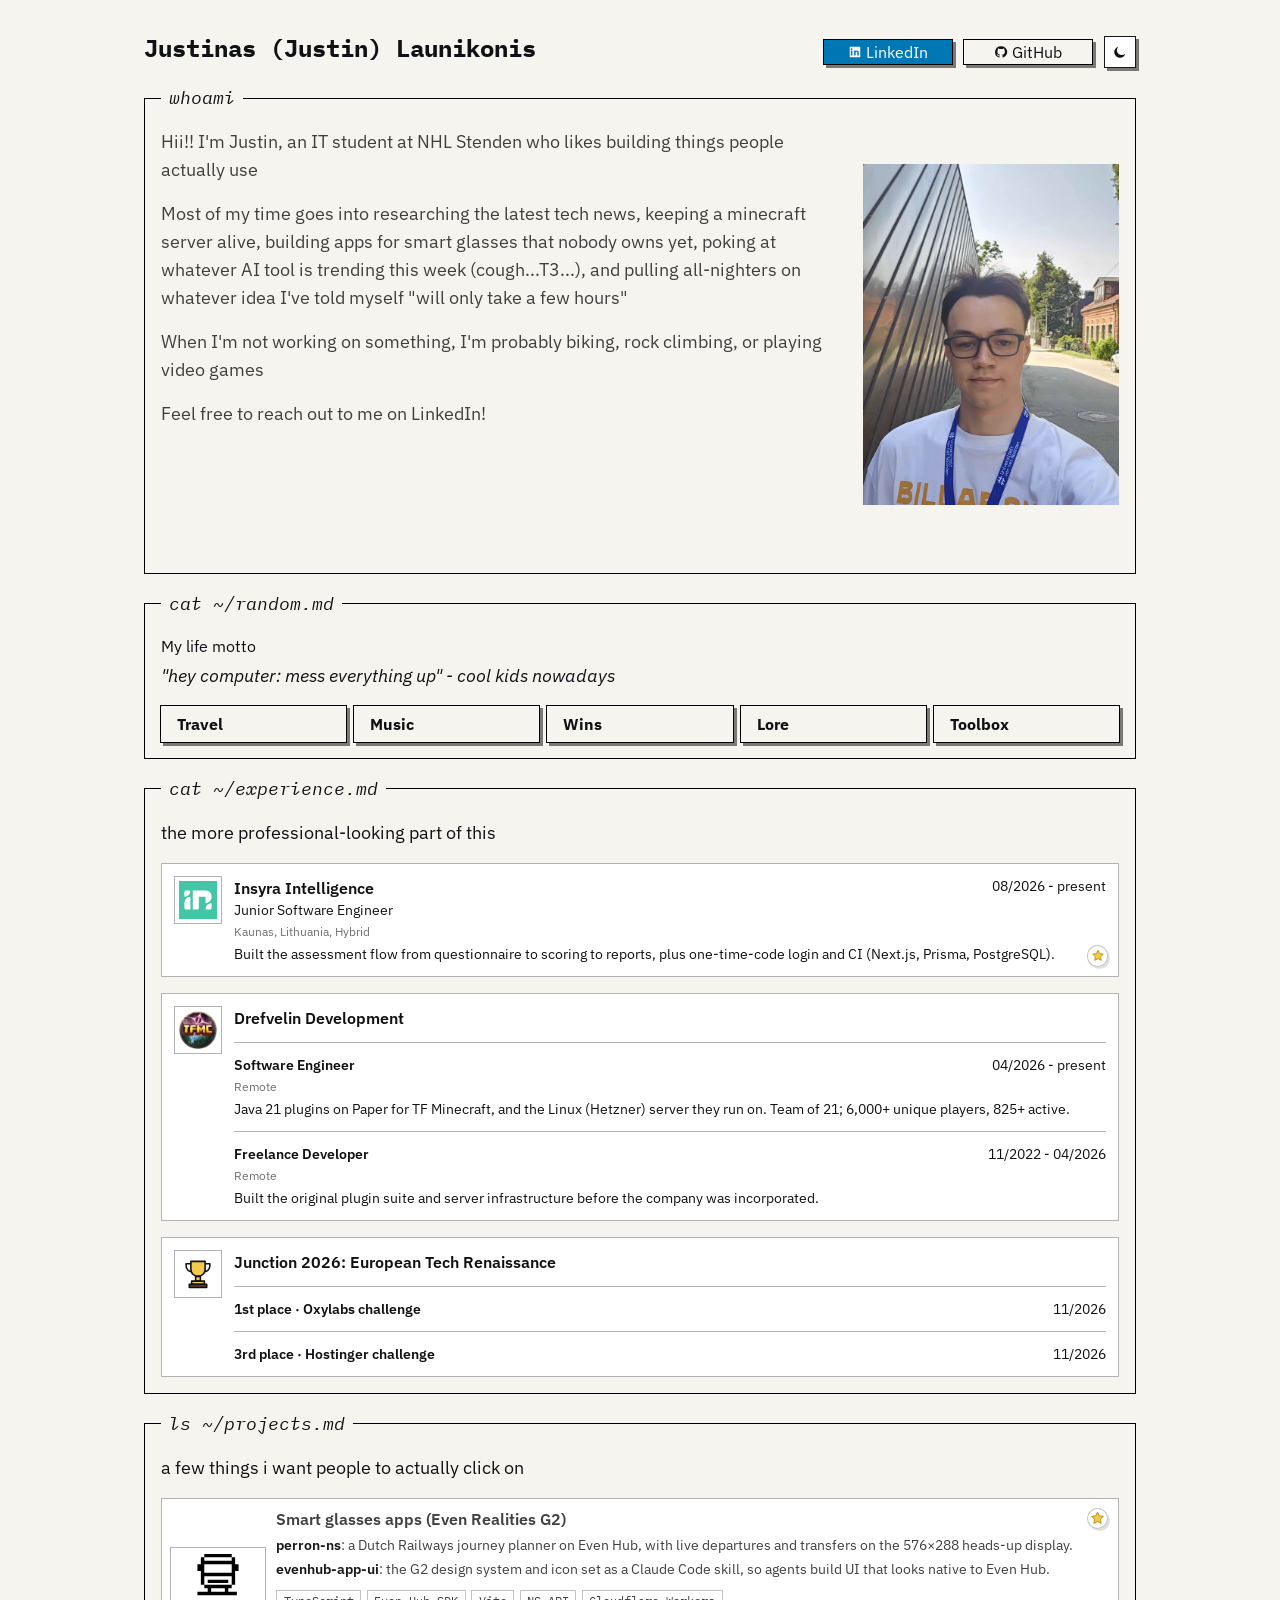
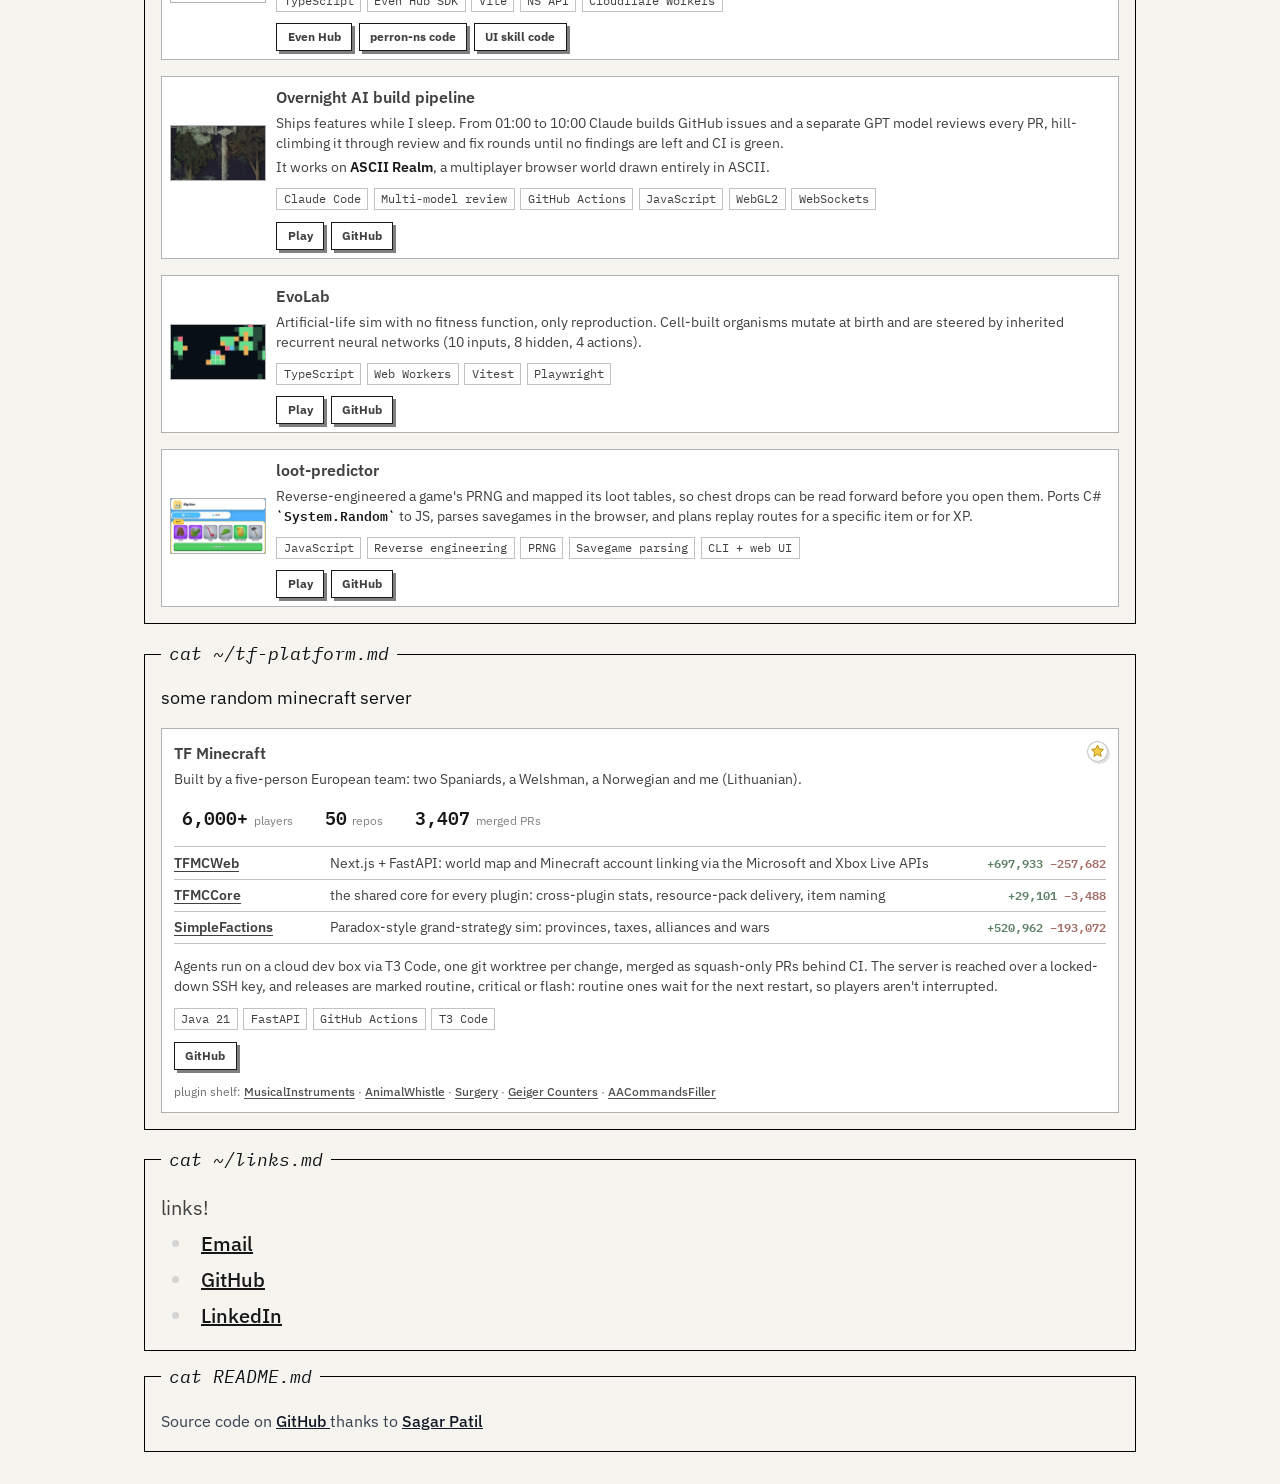
<file: index.html>
<!DOCTYPE html>
<html lang="en">
<head>
<meta charset="utf-8"/>
<meta content="width=device-width, initial-scale=1.0" name="viewport"/>
<meta content="ie=edge" http-equiv="X-UA-Compatible"/>
<link href="favicon.svg" rel="icon"/>
<title>Justinas Launikonis</title>
<meta content="website" property="og:type"/>
<meta content="Justinas Launikonis" property="og:title"/>
<meta content="Justinas (Justin) Launikonis — software engineer who ships and runs systems: a production SaaS, a 6,000-player game platform and an overnight AI build pipeline." property="og:description"/>
<meta content="https://justinaslaunikonis.me/assets/og.png" property="og:image"/>
<meta content="1200" property="og:image:width"/>
<meta content="630" property="og:image:height"/>
<meta content="https://justinaslaunikonis.me/" property="og:url"/>
<meta content="Justinas Launikonis" property="og:site_name"/>
<link href="https://justinaslaunikonis.me/" rel="canonical"/>
<meta content="Justinas (Justin) Launikonis — software engineer who ships and runs systems: a production SaaS, a 6,000-player game platform and an overnight AI build pipeline." name="description"/>
<script>
    (() => {
      const storedTheme = localStorage.getItem("theme");
      if (storedTheme === "dark") {
        document.documentElement.classList.add("dark");
      }
    })();
  </script>
<link href="https://fonts.googleapis.com" rel="preconnect"/>
<link crossorigin="" href="https://fonts.gstatic.com" rel="preconnect"/>
<link href="https://fonts.googleapis.com/css2?family=IBM+Plex+Mono:ital,wght@0,400;0,500;0,600;0,700;1,400&amp;family=IBM+Plex+Sans:ital,wght@0,400;0,500;0,600;0,700;1,400&amp;display=swap" rel="stylesheet"/>
<link href="index.css" rel="stylesheet"/>
<link href="assets/site.css" rel="stylesheet"/>
<style>
    .experience-card {
      position: relative;
      background: var(--site-panel);
    }

    .favorite-star {
      position: absolute;
      right: 0.6rem;
      bottom: 0.55rem;
      width: 1.35rem;
      height: 1.35rem;
      display: grid;
      place-items: center;
      background: color-mix(in srgb, var(--site-panel) 92%, transparent);
      border: 1px solid var(--site-border);
      border-radius: 999px;
      box-shadow: 2px 2px 0 var(--site-shadow);
      pointer-events: none;
    }

    .favorite-star::before {
      content: "";
      width: 0.9rem;
      height: 0.9rem;
      background-image: url("data:image/svg+xml,%3Csvg xmlns='http://www.w3.org/2000/svg' viewBox='0 0 24 24'%3E%3Cpath fill='%23f2c94c' stroke='%23b58900' stroke-width='1.4' d='M12 2.2l2.8 5.68 6.27.91-4.54 4.43 1.07 6.25L12 16.5l-5.6 2.97 1.07-6.25L2.93 8.79l6.27-.91z'/%3E%3C/svg%3E");
      background-size: contain;
      background-repeat: no-repeat;
      background-position: center;
    }

    .profile-photo-wrap {
      position: relative;
      cursor: pointer;
    }

    .profile-photo-wrap img {
      transition: opacity 0.2s ease;
    }

    /* alt photo is shorter than the main one, so inset:0 leaves it hanging at
       the top; pin it to the middle of the wrap instead */
    .profile-photo-wrap .photo-alt {
      position: absolute;
      top: 30%;
      left: 0;
      right: 0;
      transform: translateY(-30%);
      opacity: 0;
    }

    .profile-photo-wrap:hover .photo-main {
      opacity: 0;
    }

    .profile-photo-wrap:hover .photo-alt {
      opacity: 1;
    }

    .easter-egg-note {
      position: absolute;
      bottom: -2rem;
      left: 50%;
      transform: translateX(-50%);
      font-family: "IBM Plex Mono", monospace;
      font-size: 0.7rem;
      white-space: nowrap;
      opacity: 0;
      transition: opacity 0.2s ease;
      pointer-events: none;
    }

    .profile-photo-wrap:hover .easter-egg-note {
      opacity: 0.7;
    }

    .experience-inline-button {
      display: inline-flex;
      align-items: center;
      justify-content: center;
      height: 1.35rem;
      padding: 0 0.45rem;
      border: 1px solid var(--site-border-strong);
      background: var(--site-panel);
      font-size: 0.75rem;
      font-weight: 700;
      line-height: 1;
      box-shadow: 2px 2px 0 var(--site-shadow);
    }

    .experience-inline-button:hover {
      background: var(--site-text);
      color: var(--site-panel);
    }

    .home-grid-4 {
      display: grid;
      grid-template-columns: repeat(4, minmax(0, 1fr));
      gap: 0.75rem;
    }

    .home-mini-card {
      border: 1px solid var(--site-border);
      background: var(--site-panel);
      padding: 0.8rem;
      box-shadow: 4px 4px 0 var(--site-shadow);
    }

    .home-mini-card p {
      margin: 0;
    }

    .home-mini-label {
      font-family: "IBM Plex Mono", monospace;
      font-size: 0.74rem;
      letter-spacing: 0.05em;
      text-transform: uppercase;
      color: var(--site-muted);
    }

    .home-mini-value {
      margin-top: 0.35rem;
      font-size: 0.95rem;
      line-height: 1.45;
    }

    .project-card {
      position: relative;
      background: var(--site-panel);
    }

    .project-card .favorite-star {
      top: 0.55rem;
      bottom: auto;
    }

    .project-row {
      display: flex;
      gap: 0.65rem;
      align-items: flex-start;
    }

    .project-thumb {
      width: 96px;
      height: 56px;
      flex: 0 0 96px;
      border: 1px solid rgba(0, 0, 0, 0.3);
      object-fit: cover;
      align-self: flex-start;
    }

    .project-links {
      display: flex;
      flex-wrap: wrap;
      gap: 0.4rem;
    }

    .project-link {
      display: inline-flex;
      align-items: center;
      justify-content: center;
      height: 1.75rem;
      padding: 0 0.65rem;
      border: 1px solid var(--site-border-strong);
      background: var(--site-panel);
      color: inherit;
      text-decoration: none;
      font-size: 0.75rem;
      font-weight: 700;
      line-height: 1;
      box-shadow: 3px 3px 0 var(--site-shadow-strong);
    }

    .project-link:hover {
      background: var(--site-text);
      color: var(--site-panel);
    }

    @media (max-width: 900px) {
      .home-grid-4 {
        grid-template-columns: repeat(2, minmax(0, 1fr));
      }
    }

    @media (max-width: 640px) {
      .home-grid-4 {
        grid-template-columns: 1fr;
      }

      .project-row {
        gap: 0.55rem;
      }

      .project-thumb {
        width: 88px;
        height: 52px;
        flex-basis: 88px;
      }

      .project-copy {
        min-width: 0;
      }

      .project-copy p {
        word-break: break-word;
      }

      .project-link {
        height: 1.6rem;
        padding: 0 0.55rem;
        font-size: 0.75rem;
        box-shadow: 2px 2px 0 var(--site-shadow);
      }
    }

    .friends-list .friend-link {
      position: relative;
    }

    .friend-note {
      position: fixed;
      z-index: 60;
      max-width: 240px;
      padding: 0.4rem 0.55rem;
      background: var(--site-panel);
      border: 1px solid var(--site-border-strong);
      box-shadow: 3px 3px 0 var(--site-shadow);
      font-family: "IBM Plex Mono", monospace;
      font-size: 0.78rem;
      line-height: 1.35;
      color: var(--site-text);
      pointer-events: none;
      opacity: 0;
      transform: translateY(4px);
      transition: opacity 100ms ease, transform 100ms ease;
    }

    .friend-note.is-visible {
      opacity: 1;
      transform: translateY(0);
    }

    @media (hover: none), (pointer: coarse) {
      .friend-note {
        display: none;
      }
    }

    .plugin-tags {
      display: flex;
      flex-wrap: wrap;
      gap: 0.35rem;
      margin: 0.75rem 0 0;
      padding: 0;
      list-style: none;
    }

    .project-copy .plugin-tags {
      margin-top: 0.25rem;
    }

    /* beats the gap-2 utility on .project-copy */
    .project-card .project-copy {
      gap: 0.25rem;
    }

    .plugin-tags li {
      font-family: ui-monospace, "IBM Plex Mono", monospace;
      font-size: 0.75rem;
      line-height: 1;
      padding: 0.25rem 0.4rem;
      border: 1px solid var(--site-border);
    }

    .case-study .favorite-star {
      top: 0.7rem;
      bottom: auto;
    }

    .case-stats {
      display: flex;
      flex-wrap: wrap;
      gap: 0.25rem 1.5rem;
      margin: 0.75rem 0 0;
      padding: 0;
      list-style: none;
    }

    .case-stats li {
      display: flex;
      align-items: baseline;
      gap: 0.35rem;
    }

    .case-stats strong {
      font-family: "IBM Plex Mono", monospace;
      font-size: 1.15rem;
    }

    .case-stats span {
      white-space: nowrap;
      font-size: 0.75rem;
      opacity: 0.65;
    }

    .case-work {
      margin: 0.75rem 0 0;
      border-top: 1px solid var(--site-border);
    }

    .case-work > div {
      display: flex;
      flex-wrap: wrap;
      align-items: baseline;
      column-gap: 0.75rem;
      padding: 0.35rem 0;
      border-bottom: 1px solid var(--site-border);
    }

    .case-work dt {
      flex: 0 0 9rem;
      order: 1;
    }

    .case-work dd {
      flex: 1 1 0;
      order: 2;
    }

    .case-work dd.case-count {
      flex: 0 0 auto;
      order: 3;
    }

    .case-work dt {
      font-weight: 600;
    }

    .case-work dd {
      margin: 0;
    }

    .case-work dt a {
      color: inherit;
      text-decoration: underline;
      text-decoration-thickness: 1px;
      text-underline-offset: 3px;
    }

    .case-work dt a:hover {
      text-decoration-thickness: 2px;
    }

    .case-work .case-count {
      font-family: "IBM Plex Mono", monospace;
      font-size: 0.75rem;
      font-weight: 600;
      white-space: nowrap;
    }

    .diff-add {
      color: #5b7f62;
    }

    .diff-del {
      color: #a46a63;
    }

    html.dark .diff-add {
      color: #8fb497;
    }

    html.dark .diff-del {
      color: #c99891;
    }

    .plugin-shelf {
      margin-top: 0.85rem;
      opacity: 0.75;
    }

    .plugin-shelf a {
      text-decoration: underline;
      text-underline-offset: 2px;
    }

    @media (max-width: 640px) {
      .case-work dt {
        flex: 1 1 auto;
      }

      .case-work dd.case-count {
        order: 2;
      }

      .case-work dd:not(.case-count) {
        flex-basis: 100%;
        order: 3;
      }
    }

  </style>
</head>
<body>
<main class="flex min-h-screen flex-col max-w-5xl mx-auto px-4 py-4 sm:py-8 leading-5 font-sans">
<div class="flex flex-col sm:flex-row sm:justify-between sm:items-start gap-3 mb-3">
<a href="/">
<h1 class="font-mono text-2xl font-bold">Justinas (Justin) Launikonis</h1>
</a>
<div class="grid grid-cols-2 sm:flex gap-2 items-stretch sm:items-center w-full sm:w-auto my-1">
<a class="flex flex-row items-center justify-center align-middle rounded-none outline outline-1 outline-black dark:outline-white dark:hover:bg-white dark:hover:text-black hover:bg-black hover:text-white text-normal px-4 h-6 me-[4px] shadow-[3px_3px_0px_1px_rgba(0,0,0,0.5)] dark:shadow-[3px_3px_0px_1px_rgba(255,255,255,0.6)] w-full sm:w-32 h-9 sm:h-6 me-0 bg-[#0077b5] text-white" href="https://www.linkedin.com/in/justinaslaunikonis/" rel="noopener noreferrer" target="_blank">
<div class="icon" style="mask-image: url('assets/linkedin.svg'); -webkit-mask-image: url('assets/linkedin.svg');"></div>
<span class="ms-1">LinkedIn</span>
</a>
<a class="flex flex-row items-center justify-center align-middle rounded-none outline outline-1 outline-black dark:outline-white dark:hover:bg-white dark:hover:text-black hover:bg-black hover:text-white text-normal px-4 h-6 me-[4px] shadow-[3px_3px_0px_1px_rgba(0,0,0,0.5)] dark:shadow-[3px_3px_0px_1px_rgba(255,255,255,0.6)] w-full sm:w-32 h-9 sm:h-6 me-0" href="https://github.com/justinasla" rel="noopener noreferrer" target="_blank">
<div class="icon" style="mask-image: url('assets/github.svg'); -webkit-mask-image: url('assets/github.svg');"></div>
<span class="ms-1">GitHub</span>
</a>
<button aria-label="Toggle dark mode" class="theme-toggle col-span-2 justify-self-end sm:justify-self-auto" id="theme-toggle" title="Toggle dark mode" type="button">
<span class="theme-toggle-glyph" id="theme-toggle-icon"></span>
</button>
</div>
</div>
<div class="flex flex-col gap-4">
<!-- <WhoAmI /> -->
<fieldset class="border-t md:border border-solid border-black dark:border-white min-w-0 p-1 md:p-4 pt-2">
<legend class="ms-4 md:ms-0">
<h6 class="text-lg mx-2 font-mono italic">whoami</h6>
</legend>
<article class="text-lg prose-p:m-0 flex flex-col-reverse sm:block">
<div class="profile-photo-wrap mt-4 mx-auto w-56 max-w-full sm:float-right sm:mt-0 sm:ml-4 sm:mb-4 sm:mx-0 sm:w-52 md:w-60 lg:w-64">
<img alt="Portrait of Justinas Launikonis" class="photo-main w-full object-cover" decoding="async" loading="eager" src="assets/me.webp"/>
<img alt="Alternate portrait of Justinas Launikonis" class="photo-alt w-full object-cover" decoding="async" loading="eager" src="assets/me_alt.webp"/>
<span class="easter-egg-note">you found my "cheeseter" egg!</span>
</div>
<div class="flex flex-col gap-4">
<p>
            Hii!! I'm Justin, an IT student at NHL Stenden who likes building things people
            actually use
          </p>
<p>
            Most of my time goes into researching the latest tech news, keeping a minecraft
            server alive, building apps for smart glasses that
            nobody owns yet, poking at whatever AI tool is trending this week
            (cough...T3...), and pulling all-nighters on whatever idea I've told myself
            "will only take a few hours"
          </p>
<p>
            When I'm not working on something, I'm probably biking,
            rock climbing, or playing video games
          </p>
<p>
            Feel free to reach out to me on LinkedIn!
          </p>
</div>
<div class="clear-right"></div>
</article>
</fieldset>
<fieldset class="border-t md:border border-solid border-black dark:border-white min-w-0 p-1 md:p-4 pt-2">
<legend class="ms-4 md:ms-0">
<h6 class="text-lg mx-2 font-mono italic">cat ~/random.md</h6>
</legend>
<div class="flex flex-col gap-3">
<div class="flex flex-col gap-1">
<p class="text-base m-0">My life motto</p>
<p class="text-lg italic m-0">
            "hey computer: mess everything up" - cool kids nowadays
          </p>
</div>
<div class="grid grid-cols-2 sm:grid-cols-3 lg:grid-cols-5 gap-2 pt-1">
<a class="flex flex-row items-center justify-center align-middle rounded-none outline outline-1 outline-black dark:outline-white dark:hover:bg-white dark:hover:text-black hover:bg-black hover:text-white text-normal px-4 h-6 me-[4px] shadow-[3px_3px_0px_1px_rgba(0,0,0,0.5)] dark:shadow-[3px_3px_0px_1px_rgba(255,255,255,0.6)] w-full h-9 text-base font-bold me-0 !justify-start" href="/random/travel">
<span>Travel</span>
</a>
<a class="flex flex-row items-center justify-center align-middle rounded-none outline outline-1 outline-black dark:outline-white dark:hover:bg-white dark:hover:text-black hover:bg-black hover:text-white text-normal px-4 h-6 me-[4px] shadow-[3px_3px_0px_1px_rgba(0,0,0,0.5)] dark:shadow-[3px_3px_0px_1px_rgba(255,255,255,0.6)] w-full h-9 text-base font-bold me-0 !justify-start" href="/random/music">
<span>Music</span>
</a>
<a class="flex flex-row items-center justify-center align-middle rounded-none outline outline-1 outline-black dark:outline-white dark:hover:bg-white dark:hover:text-black hover:bg-black hover:text-white text-normal px-4 h-6 me-[4px] shadow-[3px_3px_0px_1px_rgba(0,0,0,0.5)] dark:shadow-[3px_3px_0px_1px_rgba(255,255,255,0.6)] w-full h-9 text-base font-bold me-0 !justify-start" href="/random/wins">
<span>Wins</span>
</a>
<a class="flex flex-row items-center justify-center align-middle rounded-none outline outline-1 outline-black dark:outline-white dark:hover:bg-white dark:hover:text-black hover:bg-black hover:text-white text-normal px-4 h-6 me-[4px] shadow-[3px_3px_0px_1px_rgba(0,0,0,0.5)] dark:shadow-[3px_3px_0px_1px_rgba(255,255,255,0.6)] w-full h-9 text-base font-bold me-0 !justify-start" href="/random/lore">
<span>Lore</span>
</a>
<a class="flex flex-row items-center justify-center align-middle rounded-none outline outline-1 outline-black dark:outline-white dark:hover:bg-white dark:hover:text-black hover:bg-black hover:text-white text-normal px-4 h-6 me-[4px] shadow-[3px_3px_0px_1px_rgba(0,0,0,0.5)] dark:shadow-[3px_3px_0px_1px_rgba(255,255,255,0.6)] w-full h-9 text-base font-bold me-0 !justify-start" href="/random/toolbox">
<span>Toolbox</span>
</a>
</div>
</div>
</fieldset>
<fieldset class="border-t md:border border-solid border-black dark:border-white min-w-0 p-1 md:p-4 pt-2">
<legend class="ms-4 md:ms-0">
<h6 class="text-lg mx-2 font-mono italic">cat ~/experience.md</h6>
</legend>
<div class="text-lg" id="experience-section">
<p class="m-0">the more professional-looking part of this</p>
<div class="flex flex-col gap-4 mt-4">
<div class="experience-card border border-black/30 dark:border-white/25 p-3">
<span aria-hidden="true" class="favorite-star"></span>
<div class="flex items-start gap-3">
<img alt="Insyra Intelligence logo" class="w-12 h-12 shrink-0 object-contain border border-black/30 dark:border-white/25 p-1 bg-white" decoding="async" loading="lazy" src="assets/experience/insyra.svg"/>
<div class="min-w-0 flex-1">
<div class="flex flex-col sm:flex-row sm:justify-between gap-1">
<div>
<p class="font-semibold text-base m-0">Insyra Intelligence</p>
<p class="text-sm m-0">Junior Software Engineer</p>
</div>
<p class="text-sm m-0">08/2026 - present</p>
</div>
<p class="text-xs opacity-60 mt-1 m-0">Kaunas, Lithuania, Hybrid</p>
<p class="text-sm mt-1 m-0">
                  Built the assessment flow from questionnaire to scoring to reports, plus one-time-code
                  login and CI (Next.js, Prisma, PostgreSQL).
                </p>
</div>
</div>
</div>
<div class="experience-card border border-black/30 dark:border-white/25 p-3">
<div class="flex items-start gap-3">
<img alt="Drefvelin Development logo" class="w-12 h-12 shrink-0 object-contain border border-black/30 dark:border-white/25 p-1 bg-white" decoding="async" loading="lazy" src="assets/experience/drefvelin.webp"/>
<div class="min-w-0 flex-1">
<p class="font-semibold text-base m-0">Drefvelin Development</p>
<div class="mt-3 pt-3 border-t border-black/30 dark:border-white/25">
<div class="flex flex-col sm:flex-row sm:justify-between gap-1">
<div>
<p class="text-sm font-semibold m-0">
                        Software Engineer
                      </p>
</div>
<p class="text-sm m-0">04/2026 - present</p>
</div>
<p class="text-xs opacity-60 mt-1 m-0">Remote</p>
<p class="text-sm mt-1 m-0">
                  Java 21 plugins on Paper for TF Minecraft, and the Linux (Hetzner) server they run on.
                  Team of 21; 6,000+ unique players, 825+ active.
                </p>
</div>
<div class="mt-3 pt-3 border-t border-black/30 dark:border-white/25">
<div class="flex flex-col sm:flex-row sm:justify-between gap-1">
<div>
<p class="text-sm font-semibold m-0">
                        Freelance Developer
                      </p>
</div>
<p class="text-sm m-0">11/2022 - 04/2026</p>
</div>
<p class="text-xs opacity-60 mt-1 m-0">Remote</p>
<p class="text-sm mt-1 m-0">
                  Built the original plugin suite and server infrastructure before the company was incorporated.
                </p>
</div>
</div>
</div>
</div>
<div class="experience-card border border-black/30 dark:border-white/25 p-3">
<div class="flex items-start gap-3">
<img alt="Trophy icon" class="w-12 h-12 shrink-0 object-contain border border-black/30 dark:border-white/25 p-1 bg-white" decoding="async" loading="lazy" src="assets/experience/hackathon.svg"/>
<div class="min-w-0 flex-1">
<p class="font-semibold text-base m-0">Junction 2026: European Tech Renaissance</p>
<div class="mt-3 pt-3 border-t border-black/30 dark:border-white/25">
<div class="flex flex-col sm:flex-row sm:justify-between gap-1">
<div>
<p class="text-sm font-semibold m-0">
                        1st place &middot; Oxylabs challenge
                      </p>
</div>
<p class="text-sm m-0">11/2026</p>
</div>
</div>
<div class="mt-3 pt-3 border-t border-black/30 dark:border-white/25">
<div class="flex flex-col sm:flex-row sm:justify-between gap-1">
<div>
<p class="text-sm font-semibold m-0">
                        3rd place &middot; Hostinger challenge
                      </p>
</div>
<p class="text-sm m-0">11/2026</p>
</div>
</div>
</div>
</div>
</div>
</div>
</div>
</fieldset>
<fieldset class="border-t md:border border-solid border-black dark:border-white min-w-0 p-1 md:p-4 pt-2">
<legend class="ms-4 md:ms-0">
<h6 class="text-lg mx-2 font-mono italic">ls ~/projects.md</h6>
</legend>
<div class="text-lg" id="projects-section">
<p class="m-0">a few things i want people to actually click on</p>
<div class="flex flex-col gap-4 mt-4">
<article class="project-card border border-black/30 dark:border-white/25 p-2">
<span aria-hidden="true" class="favorite-star"></span>
<div class="project-row">
<img alt="perron-ns on Even Realities G2 smart glasses" class="project-thumb object-contain bg-white" decoding="async" loading="lazy" src="assets/projects/perron-train.svg"/>
<div class="project-copy flex flex-col gap-2 min-w-0 justify-start">
<div>
<p class="font-semibold text-base m-0">Smart glasses apps (Even Realities G2)</p>
<p class="text-sm mt-1 m-0">
                  <strong>perron-ns</strong>: a Dutch Railways journey planner on Even Hub, with
                  live departures and transfers on the 576&times;288 heads-up display.
                </p>
<p class="text-sm mt-1 m-0">
                  <strong>evenhub-app-ui</strong>: the G2 design system and icon set as a Claude
                  Code skill, so agents build UI that looks native to Even Hub.
                </p>
<ul class="plugin-tags">
<li>TypeScript</li>
<li>Even Hub SDK</li>
<li>Vite</li>
<li>NS API</li>
<li>Cloudflare Workers</li>
</ul>
</div>
<div class="project-links">
<a class="project-link" href="https://hub.evenrealities.com/landing?package_id=com.perron.ns" rel="noopener noreferrer" target="_blank">
                  Even Hub
                </a>
<a class="project-link" href="https://github.com/JustinasLa/perron-ns-even-g2" rel="noopener noreferrer" target="_blank">
                  perron-ns code
                </a>
<a class="project-link" href="https://github.com/JustinasLa/evenhub-app-ui" rel="noopener noreferrer" target="_blank">
                  UI skill code
                </a>
</div>
</div>
</div></article>
<article class="project-card border border-black/30 dark:border-white/25 p-2">
<div class="project-row">
<img alt="ASCII Realm: a hooded outlaw drawn in ASCII in a night meadow" class="project-thumb object-cover" decoding="async" loading="lazy" src="assets/projects/ascii-realm.webp"/>
<div class="project-copy flex flex-col gap-2 min-w-0 justify-start">
<div>
<p class="font-semibold text-base m-0">Overnight AI build pipeline</p>
<p class="text-sm mt-1 m-0">
                  Ships features while I sleep. From 01:00 to 10:00 Claude builds GitHub issues
                  and a separate GPT model reviews every PR, hill-climbing it through review and fix
                  rounds until no findings are left and CI is green.
                </p>
<p class="text-sm mt-1 m-0">
                  It works on <strong>ASCII Realm</strong>, a multiplayer browser world drawn
                  entirely in ASCII.
                </p>
<ul class="plugin-tags">
<li>Claude Code</li>
<li>Multi-model review</li>
<li>GitHub Actions</li>
<li>JavaScript</li>
<li>WebGL2</li>
<li>WebSockets</li>
</ul>
</div>
<div class="project-links">
<a class="project-link" href="https://justinasla.github.io/ascii-realm/" rel="noopener noreferrer" target="_blank">
                  Play
                </a>
<a class="project-link" href="https://github.com/JustinasLa/ascii-realm" rel="noopener noreferrer" target="_blank">
                  GitHub
                </a>
</div>
</div>
</div></article>
<article class="project-card border border-black/30 dark:border-white/25 p-2">
<div class="project-row">
<img alt="EvoLab: evolving organisms beside the simulation controls" class="project-thumb object-cover" decoding="async" loading="lazy" src="assets/projects/evolab.webp"/>
<div class="project-copy flex flex-col gap-2 min-w-0 justify-start">
<div>
<p class="font-semibold text-base m-0">EvoLab</p>
<p class="text-sm mt-1 m-0">
                  Artificial-life sim with no fitness function, only reproduction. Cell-built
                  organisms mutate at birth and are steered by inherited recurrent neural networks
                  (10 inputs, 8 hidden, 4 actions).
                </p>
<ul class="plugin-tags">
<li>TypeScript</li>
<li>Web Workers</li>
<li>Vitest</li>
<li>Playwright</li>
</ul>
</div>
<div class="project-links">
<a class="project-link" href="https://89.116.28.65.sslip.io/evolab/" rel="noopener noreferrer" target="_blank">
                  Play
                </a>
<a class="project-link" href="https://github.com/JustinasLa/EvoLab" rel="noopener noreferrer" target="_blank">
                  GitHub
                </a>
</div>
</div>
</div></article>
<article class="project-card border border-black/30 dark:border-white/25 p-2">
<div class="project-row">
<img alt="loot-predictor screenshot" class="project-thumb object-cover" decoding="async" loading="lazy" src="assets/projects/loot-predictor.webp"/>
<div class="project-copy flex flex-col gap-2 min-w-0 justify-start">
<div>
<p class="font-semibold text-base m-0">loot-predictor</p>
<p class="text-sm mt-1 m-0">
                  Reverse-engineered a game's PRNG and mapped its loot tables, so chest
                  drops can be read forward before you open them. Ports C#
                  <code>System.Random</code> to JS, parses savegames in the browser, and
                  plans replay routes for a specific item or for XP.
                </p>
<ul class="plugin-tags">
<li>JavaScript</li>
<li>Reverse engineering</li>
<li>PRNG</li>
<li>Savegame parsing</li>
<li>CLI + web UI</li>
</ul>
</div>
<div class="project-links">
<a class="project-link" href="https://justinasla.github.io/loot-predictor/#box" rel="noopener noreferrer" target="_blank">
                  Play
                </a>
<a class="project-link" href="https://github.com/JustinasLa/loot-predictor" rel="noopener noreferrer" target="_blank">
                  GitHub
                </a>
</div>
</div>
</div></article>
</div>
</div>
</fieldset>
<fieldset class="border-t md:border border-solid border-black dark:border-white min-w-0 p-1 md:p-4 pt-2">
<legend class="ms-4 md:ms-0">
<h6 class="text-lg mx-2 font-mono italic">cat ~/tf-platform.md</h6>
</legend>
<div class="text-lg" id="tf-platform-section">
<p class="m-0">some random minecraft server</p>
<article class="project-card case-study border border-black/30 dark:border-white/25 p-3 mt-4">
<span aria-hidden="true" class="favorite-star"></span>
<p class="font-semibold text-base m-0">TF Minecraft</p>
<p class="text-sm mt-1 m-0">
            Built by a five-person European team: two Spaniards, a Welshman, a Norwegian and me (Lithuanian).
          </p>
<ul class="case-stats" aria-label="TF Minecraft in numbers">
<li><strong>6,000+</strong><span>players</span></li>
<li><strong>50</strong><span>repos</span></li>
<li><strong>3,407</strong><span>merged PRs</span></li>
</ul>
<dl class="case-work not-prose text-sm">
<div><dt><a href="https://github.com/TF-Minecraft/TFMCWeb" rel="noopener noreferrer" target="_blank">TFMCWeb</a></dt><dd>Next.js + FastAPI: world map and Minecraft account linking via the Microsoft and Xbox Live APIs</dd><dd class="case-count"><span class="diff-add">+697,933</span> <span class="diff-del">&minus;257,682</span></dd></div>
<div><dt><a href="https://github.com/TF-Minecraft/TFMCCore" rel="noopener noreferrer" target="_blank">TFMCCore</a></dt><dd>the shared core for every plugin: cross-plugin stats, resource-pack delivery, item naming</dd><dd class="case-count"><span class="diff-add">+29,101</span> <span class="diff-del">&minus;3,488</span></dd></div>
<div><dt><a href="https://github.com/TF-Minecraft/SimpleFactions" rel="noopener noreferrer" target="_blank">SimpleFactions</a></dt><dd>Paradox-style grand-strategy sim: provinces, taxes, alliances and wars</dd><dd class="case-count"><span class="diff-add">+520,962</span> <span class="diff-del">&minus;193,072</span></dd></div>
</dl>
<p class="text-sm mt-3 m-0">
            Agents run on a cloud dev box via T3 Code, one git worktree per change, merged as
            squash-only PRs behind CI. The server is reached over a locked-down SSH key, and
            releases are marked routine, critical or flash: routine ones wait for the next
            restart, so players aren't interrupted.
          </p>
<ul class="plugin-tags">
<li>Java 21</li>
<li>FastAPI</li>
<li>GitHub Actions</li>
<li>T3 Code</li>
</ul>
<div class="project-links mt-3">
<a class="project-link" href="https://github.com/TF-Minecraft" rel="noopener noreferrer" target="_blank">GitHub</a>
</div>
<p class="plugin-shelf text-xs m-0">
            plugin shelf:
            <a href="https://github.com/JustinasLa/musical-instruments" rel="noopener noreferrer" target="_blank">MusicalInstruments</a> ·
            <a href="https://github.com/JustinasLa/animal-whistle" rel="noopener noreferrer" target="_blank">AnimalWhistle</a> ·
            <a href="https://github.com/JustinasLa/surgery" rel="noopener noreferrer" target="_blank">Surgery</a> ·
            <a href="https://github.com/JustinasLa/geiger-counters" rel="noopener noreferrer" target="_blank">Geiger Counters</a> ·
            <a href="https://github.com/JustinasLa/AACommandsFiller" rel="noopener noreferrer" target="_blank">AACommandsFiller</a>
</p>
</article>
</div>
</fieldset>
<!-- friends section hidden until friends have portfolios up
<fieldset class="border-t md:border border-solid border-black dark:border-white min-w-0 p-1 md:p-4 pt-2">
<legend class="ms-4 md:ms-0">
<h6 class="text-lg mx-2 font-mono italic">cat ~/friends.md</h6>
</legend>
<article>
        cool friends
        <ul class="friends-list">
<li><a class="friend-link" data-note="a short fun note" href="#" rel="noopener noreferrer" target="_blank">Friend One</a></li>
<li><a class="friend-link" data-note="another short note" href="#" rel="noopener noreferrer" target="_blank">Friend Two</a></li>
<li><a class="friend-link" data-note="hover notes show here" href="#" rel="noopener noreferrer" target="_blank">Friend Three</a></li>
<li><a class="friend-link" data-note="add as many as you want" href="#" rel="noopener noreferrer" target="_blank">Friend Four</a></li>
<li><a class="friend-link" data-note="each gets a tooltip" href="#" rel="noopener noreferrer" target="_blank">Friend Five</a></li>
<li><a class="friend-link" data-note="on desktop hover" href="#" rel="noopener noreferrer" target="_blank">Friend Six</a></li>
</ul>
</article>
</fieldset>
-->
<fieldset class="border-t md:border border-solid border-black dark:border-white min-w-0 p-1 md:p-4 pt-2">
<legend class="ms-4 md:ms-0">
<h6 class="text-lg mx-2 font-mono italic">cat ~/links.md</h6>
</legend>
<article>
        links!
        <ul>
<li><a href="mailto:justinas.launikonis@gmail.com">Email</a></li>
<li><a href="https://github.com/justinasla" rel="noopener noreferrer" target="_blank">GitHub</a></li>
<li><a href="https://www.linkedin.com/in/justinaslaunikonis/" rel="noopener noreferrer" target="_blank">LinkedIn</a></li>
</ul>
</article>
</fieldset>
</div>
<div class="h-3"></div>
<fieldset class="border-t md:border border-solid border-black dark:border-white min-w-0 p-1 md:p-4 pt-2">
<legend class="ms-4 md:ms-0">
<h6 class="text-lg mx-2 font-mono italic">cat README.md</h6>
</legend>
<div class="flex flex-row justify-between">
<span class="prose dark:prose-invert">
          Source code on
          <a href="https://github.com/sagarreddypatil/portfolio-website">
            GitHub
          </a>
          thanks to
          <a href="https://sagarpatil.me/">
            Sagar Patil
          </a>
</span>
</div>
</fieldset>
</main>
<script>
    (() => {
      const friendLinks = document.querySelectorAll(".friend-link[data-note]");
      const canFriendHover = window.matchMedia("(hover: hover) and (pointer: fine)").matches;
      if (friendLinks.length && canFriendHover) {
        const note = document.createElement("div");
        note.className = "friend-note";
        note.setAttribute("role", "tooltip");
        document.body.appendChild(note);

        let active = null;

        function place(x, y) {
          const offset = 14;
          const rect = note.getBoundingClientRect();
          const vw = window.innerWidth;
          const vh = window.innerHeight;
          let nx = x + offset;
          let ny = y + offset;
          if (nx + rect.width + 8 > vw) {
            nx = x - rect.width - offset;
          }
          if (ny + rect.height + 8 > vh) {
            ny = y - rect.height - offset;
          }
          note.style.left = `${Math.max(8, nx)}px`;
          note.style.top = `${Math.max(8, ny)}px`;
        }

        friendLinks.forEach((link) => {
          link.addEventListener("mouseenter", (event) => {
            active = link;
            note.textContent = link.dataset.note || "";
            note.classList.add("is-visible");
            place(event.clientX, event.clientY);
          });
          link.addEventListener("mousemove", (event) => {
            if (active === link) {
              place(event.clientX, event.clientY);
            }
          });
          link.addEventListener("mouseleave", () => {
            if (active === link) {
              active = null;
              note.classList.remove("is-visible");
            }
          });
        });
      }
    })();

  </script>
<script src="assets/site.js"></script>
</body>
</html>
</file>
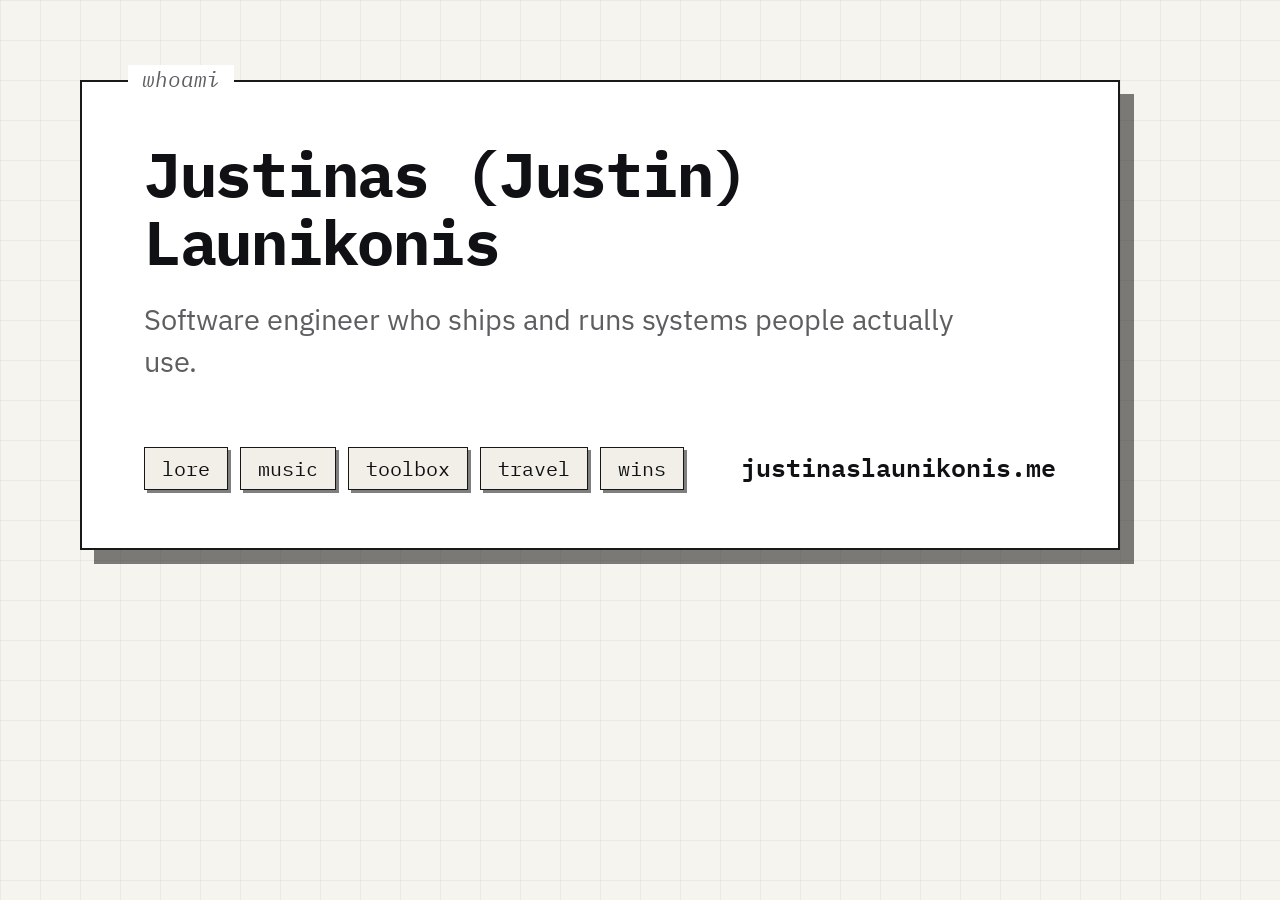
<file: assets/og-card.html>
<!DOCTYPE html>
<html lang="en">
<head>
<meta charset="utf-8"/>
<link href="https://fonts.googleapis.com" rel="preconnect"/>
<link crossorigin="" href="https://fonts.gstatic.com" rel="preconnect"/>
<link href="https://fonts.googleapis.com/css2?family=IBM+Plex+Mono:wght@400;500;600;700&family=IBM+Plex+Sans:wght@400;500;600&display=swap" rel="stylesheet"/>
<style>
  * { margin: 0; padding: 0; box-sizing: border-box; }

  html, body {
    width: 1200px;
    height: 630px;
    overflow: hidden;
  }

  body {
    background: #f6f4ee;
    color: #101114;
    font-family: "IBM Plex Sans", sans-serif;
    display: flex;
    align-items: center;
    justify-content: center;
  }

  /* faint grid, echoes the fieldset-heavy layout of the site */
  .grid {
    position: absolute;
    inset: 0;
    background-image:
      linear-gradient(to right, rgba(0,0,0,0.045) 1px, transparent 1px),
      linear-gradient(to bottom, rgba(0,0,0,0.045) 1px, transparent 1px);
    background-size: 40px 40px;
  }

  .panel {
    position: relative;
    width: 1040px;
    height: 470px;
    background: #ffffff;
    border: 2px solid rgba(0, 0, 0, 0.9);
    box-shadow: 14px 14px 0 rgba(0, 0, 0, 0.5);
    padding: 58px 62px;
    display: flex;
    flex-direction: column;
    justify-content: space-between;
  }

  /* legend chip riding the top border, same trick as the site's fieldsets */
  .legend {
    position: absolute;
    top: -17px;
    left: 46px;
    background: #ffffff;
    padding: 0 14px;
    font-family: "IBM Plex Mono", monospace;
    font-size: 21px;
    font-style: italic;
    color: rgba(16, 17, 20, 0.68);
  }

  h1 {
    font-family: "IBM Plex Mono", monospace;
    font-size: 62px;
    font-weight: 700;
    letter-spacing: -1.5px;
    line-height: 1.1;
  }

  .tagline {
    font-size: 29px;
    line-height: 1.45;
    color: rgba(16, 17, 20, 0.68);
    max-width: 810px;
    margin-top: 22px;
  }

  .tags {
    display: flex;
    gap: 12px;
    font-family: "IBM Plex Mono", monospace;
    font-size: 20px;
  }

  .tag {
    border: 1px solid rgba(0, 0, 0, 0.9);
    box-shadow: 3px 3px 0 rgba(0, 0, 0, 0.5);
    padding: 7px 17px;
    background: #f1efe7;
  }

  .foot {
    display: flex;
    align-items: flex-end;
    justify-content: space-between;
  }

  .url {
    font-family: "IBM Plex Mono", monospace;
    font-size: 25px;
    font-weight: 600;
    padding-bottom: 4px;
  }
</style>
</head>
<body>
<div class="grid"></div>
<div class="panel">
  <div class="legend">whoami</div>
  <div>
    <h1>Justinas (Justin)<br/>Launikonis</h1>
    <p class="tagline">Software engineer who ships and runs systems people actually use.</p>
  </div>
  <div class="foot">
    <div class="tags">
      <span class="tag">lore</span>
      <span class="tag">music</span>
      <span class="tag">toolbox</span>
      <span class="tag">travel</span>
      <span class="tag">wins</span>
    </div>
    <div class="url">justinaslaunikonis.me</div>
  </div>
</div>
</body>
</html>
</file>
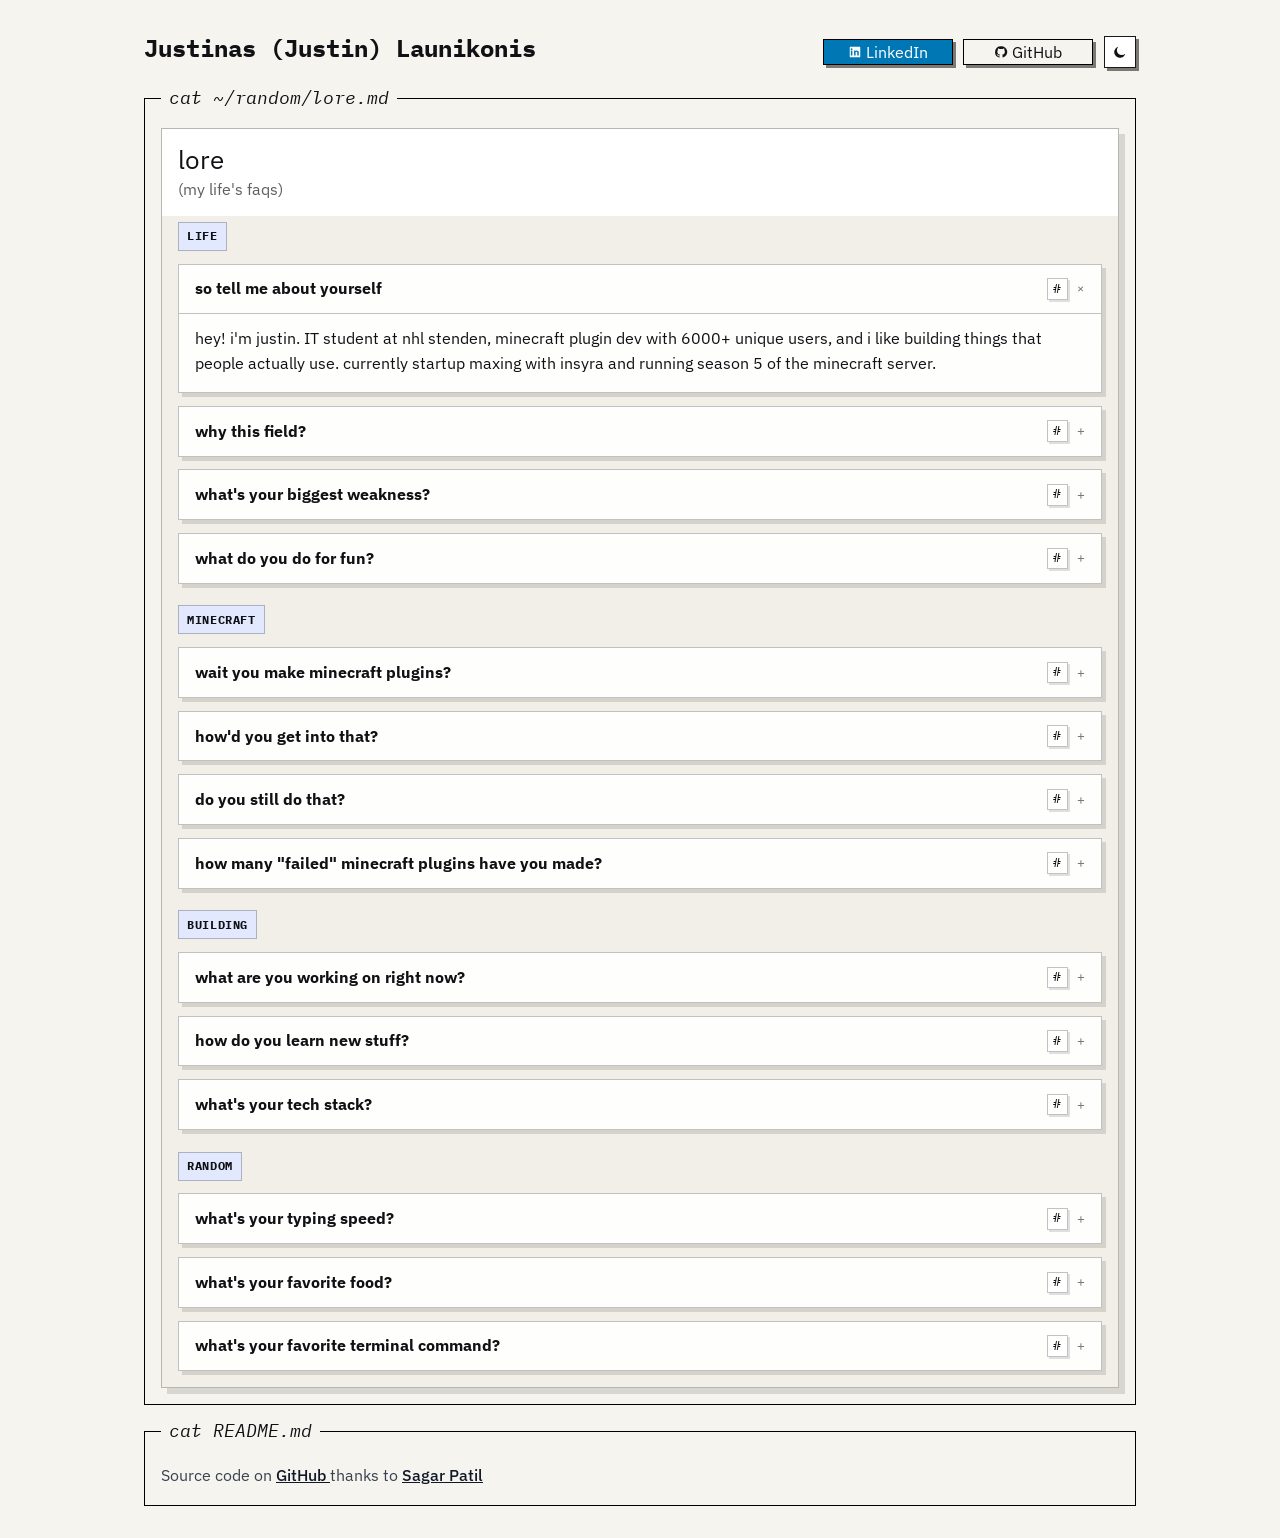
<file: random/lore.html>
<!DOCTYPE html>
<html lang="en">
<head>
<meta charset="utf-8"/>
<meta content="width=device-width, initial-scale=1.0" name="viewport"/>
<meta content="ie=edge" http-equiv="X-UA-Compatible"/>
<link href="../favicon.svg" rel="icon"/>
<title>Justinas Launikonis | Lore</title>
<meta content="website" property="og:type"/>
<meta content="Justinas Launikonis | Lore" property="og:title"/>
<meta content="Story notes, side quests, and builder lore from Justinas Launikonis." property="og:description"/>
<meta content="https://justinaslaunikonis.me/assets/og.png" property="og:image"/>
<meta content="1200" property="og:image:width"/>
<meta content="630" property="og:image:height"/>
<meta content="https://justinaslaunikonis.me/random/lore" property="og:url"/>
<meta content="Justinas Launikonis" property="og:site_name"/>
<link href="https://justinaslaunikonis.me/random/lore" rel="canonical"/>
<script>
    (() => {
      const storedTheme = localStorage.getItem("theme");
      if (storedTheme === "dark") {
        document.documentElement.classList.add("dark");
      }
    })();
  </script>
<link href="https://fonts.googleapis.com" rel="preconnect"/>
<link crossorigin="" href="https://fonts.gstatic.com" rel="preconnect"/>
<link href="https://fonts.googleapis.com/css2?family=IBM+Plex+Sans:ital,wght@0,100;0,200;0,300;0,400;0,500;0,600;0,700;1,100;1,200;1,300;1,400;1,500;1,600;1,700&amp;display=swap" rel="stylesheet"/>
<link href="https://fonts.googleapis.com" rel="preconnect"/>
<link crossorigin="" href="https://fonts.gstatic.com" rel="preconnect"/>
<link href="https://fonts.googleapis.com/css2?family=IBM+Plex+Mono:ital,wght@0,100;0,200;0,300;0,400;0,500;0,600;0,700;1,100;1,200;1,300;1,400;1,500;1,600;1,700&amp;family=IBM+Plex+Sans:ital,wght@0,100;0,200;0,300;0,400;0,500;0,600;0,700;1,100;1,200;1,300;1,400;1,500;1,600;1,700&amp;display=swap" rel="stylesheet"/>
<link href="../index.css" rel="stylesheet"/>
<link href="../assets/site.css" rel="stylesheet"/>
<link href="../assets/lore/lore.css" rel="stylesheet"/>


<meta content="Story notes, side quests, and builder lore from Justinas Launikonis." name="description"/></head>
<body>
<main class="flex min-h-screen flex-col max-w-5xl mx-auto px-4 py-4 sm:py-8 leading-5 font-sans">
<div class="flex flex-col sm:flex-row sm:justify-between sm:items-start gap-3 mb-3">
<a href="/">
<h1 class="font-mono text-2xl font-bold">Justinas (Justin) Launikonis</h1>
</a>
<div class="grid grid-cols-2 sm:flex gap-2 items-stretch sm:items-center w-full sm:w-auto my-1">
<a class="flex flex-row items-center justify-center align-middle rounded-none outline outline-1 outline-black dark:outline-white dark:hover:bg-white dark:hover:text-black hover:bg-black hover:text-white text-normal px-4 h-6 me-[4px] shadow-[3px_3px_0px_1px_rgba(0,0,0,0.5)] dark:shadow-[3px_3px_0px_1px_rgba(255,255,255,0.6)] w-full sm:w-32 h-9 sm:h-6 me-0 bg-[#0077b5] text-white" href="https://www.linkedin.com/in/justinaslaunikonis/" rel="noopener noreferrer" target="_blank">
<div class="icon" style="mask-image: url('../assets/linkedin.svg'); -webkit-mask-image: url('../assets/linkedin.svg');"></div>
<span class="ms-1">LinkedIn</span>
</a>
<a class="flex flex-row items-center justify-center align-middle rounded-none outline outline-1 outline-black dark:outline-white dark:hover:bg-white dark:hover:text-black hover:bg-black hover:text-white text-normal px-4 h-6 me-[4px] shadow-[3px_3px_0px_1px_rgba(0,0,0,0.5)] dark:shadow-[3px_3px_0px_1px_rgba(255,255,255,0.6)] w-full sm:w-32 h-9 sm:h-6 me-0" href="https://github.com/justinasla" rel="noopener noreferrer" target="_blank">
<div class="icon" style="mask-image: url('../assets/github.svg'); -webkit-mask-image: url('../assets/github.svg');"></div>
<span class="ms-1">GitHub</span>
</a>
<button aria-label="Toggle dark mode" class="theme-toggle col-span-2 justify-self-end sm:justify-self-auto" id="theme-toggle" title="Toggle dark mode" type="button">
<span class="theme-toggle-glyph" id="theme-toggle-icon"></span>
</button>
</div>
</div>
<div class="flex flex-col gap-4">
<fieldset class="border-t md:border border-solid border-black dark:border-white min-w-0 p-1 md:p-4 pt-2">
<legend class="ms-4 md:ms-0">
<h6 class="text-lg mx-2 font-mono italic">cat ~/random/lore.md</h6>
</legend>
<div class="lore-shell">
<section class="lore-hero">
<h2>lore</h2>
<p>(my life's faqs)</p>
</section>
<section class="lore-section">
<p class="lore-section-label">life</p>
<div class="lore-list">
<details class="lore-entry" id="faq-about" open="">
<summary>
<div class="lore-meta">
<span class="lore-title">so tell me about yourself</span>
</div>
<span class="lore-summary-right">
<span class="lore-toggle">+</span>
</span>
</summary>
<div class="lore-body">
<p>
  hey! i'm justin. IT student at nhl stenden, minecraft plugin dev with 6000+ unique users, and i like building things that people actually use. currently startup maxing with insyra and running season 5 of the minecraft server.
                </p>
</div>
</details>
<details class="lore-entry" id="faq-why">
<summary>
<div class="lore-meta">
<span class="lore-title">why this field?</span>
</div>
<span class="lore-summary-right">
<span class="lore-toggle">+</span>
</span>
</summary>
<div class="lore-body">
<p>
  for my 1st birthday my parents ran the old game where they lay out a bunch of objects and whatever the baby crawls to is supposed to be its future profession. i picked the floppy disc.
                </p>
<div class="lore-photos">
<figure>
<img alt="Baby crawling toward a row of objects laid out on the floor" decoding="async" loading="lazy" src="../assets/gallery/birthday1.webp"/>
<figcaption>the lineup</figcaption>
</figure>
<figure>
<img alt="Baby sitting next to the floppy disc while family watches from the side" decoding="async" loading="lazy" src="../assets/gallery/birthday3.webp"/>
<figcaption>deliberating</figcaption>
</figure>
<figure>
<img alt="Baby on the floor in the middle of the objects, deciding" decoding="async" loading="lazy" src="../assets/gallery/birthday2.webp"/>
<figcaption>verbatim floppy in hand</figcaption>
</figure>
</div>
<p>
  other than that, i was just curious how essentially anything is possible with a computer. planning, researching any topic, building things, fixing things, automating stuff. essentially limitless opportunities.
                </p>
<p>
  knowledge compounded and eventually i became the "go-to tech guy" in the family. if it has a screen or a cable, i get the call (i'm batman).
                </p>
</div>
</details>
<details class="lore-entry" id="faq-weakness">
<summary>
<div class="lore-meta">
<span class="lore-title">what's your biggest weakness?</span>
</div>
<span class="lore-summary-right">
<span class="lore-toggle">+</span>
</span>
</summary>
<div class="lore-body">
<p>
                  i say "this should only take a few hours" way too often. (it never does).
                </p>
</div>
</details>
<details class="lore-entry" id="faq-fun">
<summary>
<div class="lore-meta">
<span class="lore-title">what do you do for fun?</span>
</div>
<span class="lore-summary-right">
<span class="lore-toggle">+</span>
</span>
</summary>
<div class="lore-body">
<p>
  playing video games with friends, biking, rock climbing, meeting new people. i like being around people.
                </p>
</div>
</details>
</div>
</section>
<section class="lore-section">
<p class="lore-section-label">minecraft</p>
<div class="lore-list">
<details class="lore-entry" id="faq-mc-what">
<summary>
<div class="lore-meta">
<span class="lore-title">wait you make minecraft plugins?</span>
</div>
<span class="lore-summary-right">
<span class="lore-toggle">+</span>
</span>
</summary>
<div class="lore-body">
<p>
                  yep. paper plugins in java, 6000+ unique users across them. that's honestly how i
                  learned to code and run a business.
                </p>
</div>
</details>
<details class="lore-entry" id="faq-mc-start">
<summary>
<div class="lore-meta">
<span class="lore-title">how'd you get into that?</span>
</div>
<span class="lore-summary-right">
<span class="lore-toggle">+</span>
</span>
</summary>
<div class="lore-body">
<p>
                  started as a player on a server with strangers during covid. nobody really cared
                  enough to keep it running properly, and there were barely any technical people in
                  the community so i taught myself. first basic plugins with help from more
                  experienced devs, then hosting our own server on linux at hetzner, and years later
                  incorporating it.
                </p>
<p>
                  each time someone asked for something new i just figured it out: yaml configs so
                  non-devs (lore writers) could edit things, then apis, then whole seasons built around the plugins (cough...planes...).
                </p>
</div>
</details>
<details class="lore-entry" id="faq-mc-still">
<summary>
<div class="lore-meta">
<span class="lore-title">do you still do that?</span>
</div>
<span class="lore-summary-right">
<span class="lore-toggle">+</span>
</span>
</summary>
<div class="lore-body">
<p>
                  yes! season 5 went live in september '26 and it's running now. it's less constant than it used to be since the team
                  can be self-sufficient upon request, but i'm nowhere near done with it.
                </p>
</div>
</details>
<details class="lore-entry" id="faq-mc-fails">
<summary>
<div class="lore-meta">
<span class="lore-title">how many "failed" minecraft plugins have you made?</span>
</div>
<span class="lore-summary-right">
<span class="lore-toggle">+</span>
</span>
</summary>
<div class="lore-body">
<p>
                  guess!
                </p>
<div class="guess-game" id="guess-game">
<div class="guess-input-row">
<input id="guess-input" max="100" min="1" placeholder="enter a number" type="number"/>
<button id="guess-submit" type="button">submit</button>
<button id="guess-giveup" type="button">give up</button>
</div>
<p class="guess-result" id="guess-result"></p>
</div>
<p class="text-sm opacity-60 mt-3">
                  (a "failed" plugin = something that ate 50+ hours and never shipped)
                </p>
</div>
</details>
</div>
</section>
<section class="lore-section">
<p class="lore-section-label">building</p>
<div class="lore-list">
<details class="lore-entry" id="faq-now">
<summary>
<div class="lore-meta">
<span class="lore-title">what are you working on right now?</span>
</div>
<span class="lore-summary-right">
<span class="lore-toggle">+</span>
</span>
</summary>
<div class="lore-body">
<p>
                  hackathons, plugin upkeep, and architecting preventative measures for the minecraft
                  server in the age of ai &mdash; the "cool kids" don't find dupe glitches themselves
                  anymore, they social engineer claude into handing them one. patching that class of
                  exploit is a whole job now.
                </p>
</div>
</details>
<details class="lore-entry" id="faq-learning">
<summary>
<div class="lore-meta">
<span class="lore-title">how do you learn new stuff?</span>
</div>
<span class="lore-summary-right">
<span class="lore-toggle">+</span>
</span>
</summary>
<div class="lore-body">
<p>
  i just start building and figure it out as i go. if i get stuck i'll read docs or ask claude but i learn best by doing.
                </p>
</div>
</details>
<details class="lore-entry" id="faq-stack">
<summary>
<div class="lore-meta">
<span class="lore-title">what's your tech stack?</span>
</div>
<span class="lore-summary-right">
<span class="lore-toggle">+</span>
</span>
</summary>
<div class="lore-body">
<p>
                  i'm flexible so whatever the rest of the team is using. but my go-to when i'm solo is just js/html, python or java.
                </p>
</div>
</details>
</div>
</section>
<section class="lore-section">
<p class="lore-section-label">random</p>
<div class="lore-list">
<details class="lore-entry" id="faq-typing-speed">
<summary>
<div class="lore-meta">
<span class="lore-title">what's your typing speed?</span>
</div>
<span class="lore-summary-right">
<span class="lore-toggle">+</span>
</span>
</summary>
<div class="lore-body">
<p>
                  around 105 wpm. but can you beat me?
                </p>
<div class="typing-game" id="typing-game">
<div class="typing-display" id="typing-display"></div>
<input autocapitalize="off" autocomplete="off" autocorrect="off" class="typing-input" id="typing-input" placeholder="click here and start typing..." spellcheck="false" type="text"/>
<div class="typing-stats">
<span id="typing-wpm">0 wpm</span>
<span id="typing-time">0.0s</span>
<button id="typing-refresh" title="new words" type="button">refresh</button>
</div>
<p class="typing-result" id="typing-result"></p>
</div>
</div>
</details>
<details class="lore-entry" id="faq-food">
<summary>
<div class="lore-meta">
<span class="lore-title">what's your favorite food?</span>
</div>
<span class="lore-summary-right">
<span class="lore-toggle">+</span>
</span>
</summary>
<div class="lore-body">
<p>
                  chicken burger. buttermilk brined, decent crust, brioche toasted
                  in butter, hot honey sauce poured over the top so it seeps into every crag, no lettuce.
                </p>
</div>
</details>
<details class="lore-entry" id="faq-command">
<summary>
<div class="lore-meta">
<span class="lore-title">what's your favorite terminal command?</span>
</div>
<span class="lore-summary-right">
<span class="lore-toggle">+</span>
</span>
</summary>
<div class="lore-body">
<p>
  claude --dangerously-skip-permissions.
                </p>
</div>
</details>
</div>
</section>
</div>
</fieldset>
</div>
<div class="h-3"></div>
<fieldset class="border-t md:border border-solid border-black dark:border-white min-w-0 p-1 md:p-4 pt-2">
<legend class="ms-4 md:ms-0">
<h6 class="text-lg mx-2 font-mono italic">cat README.md</h6>
</legend>
<div class="flex flex-row justify-between">
<span class="prose dark:prose-invert">
          Source code on
          <a href="https://github.com/sagarreddypatil/portfolio-website">
            GitHub
          </a>
          thanks to
          <a href="https://sagarpatil.me/">
            Sagar Patil
          </a>
</span>
</div>
</fieldset>
</main>
<script src="../assets/lore/lore.js"></script>
<script src="../assets/site.js"></script>
</body>
</html>
</file>
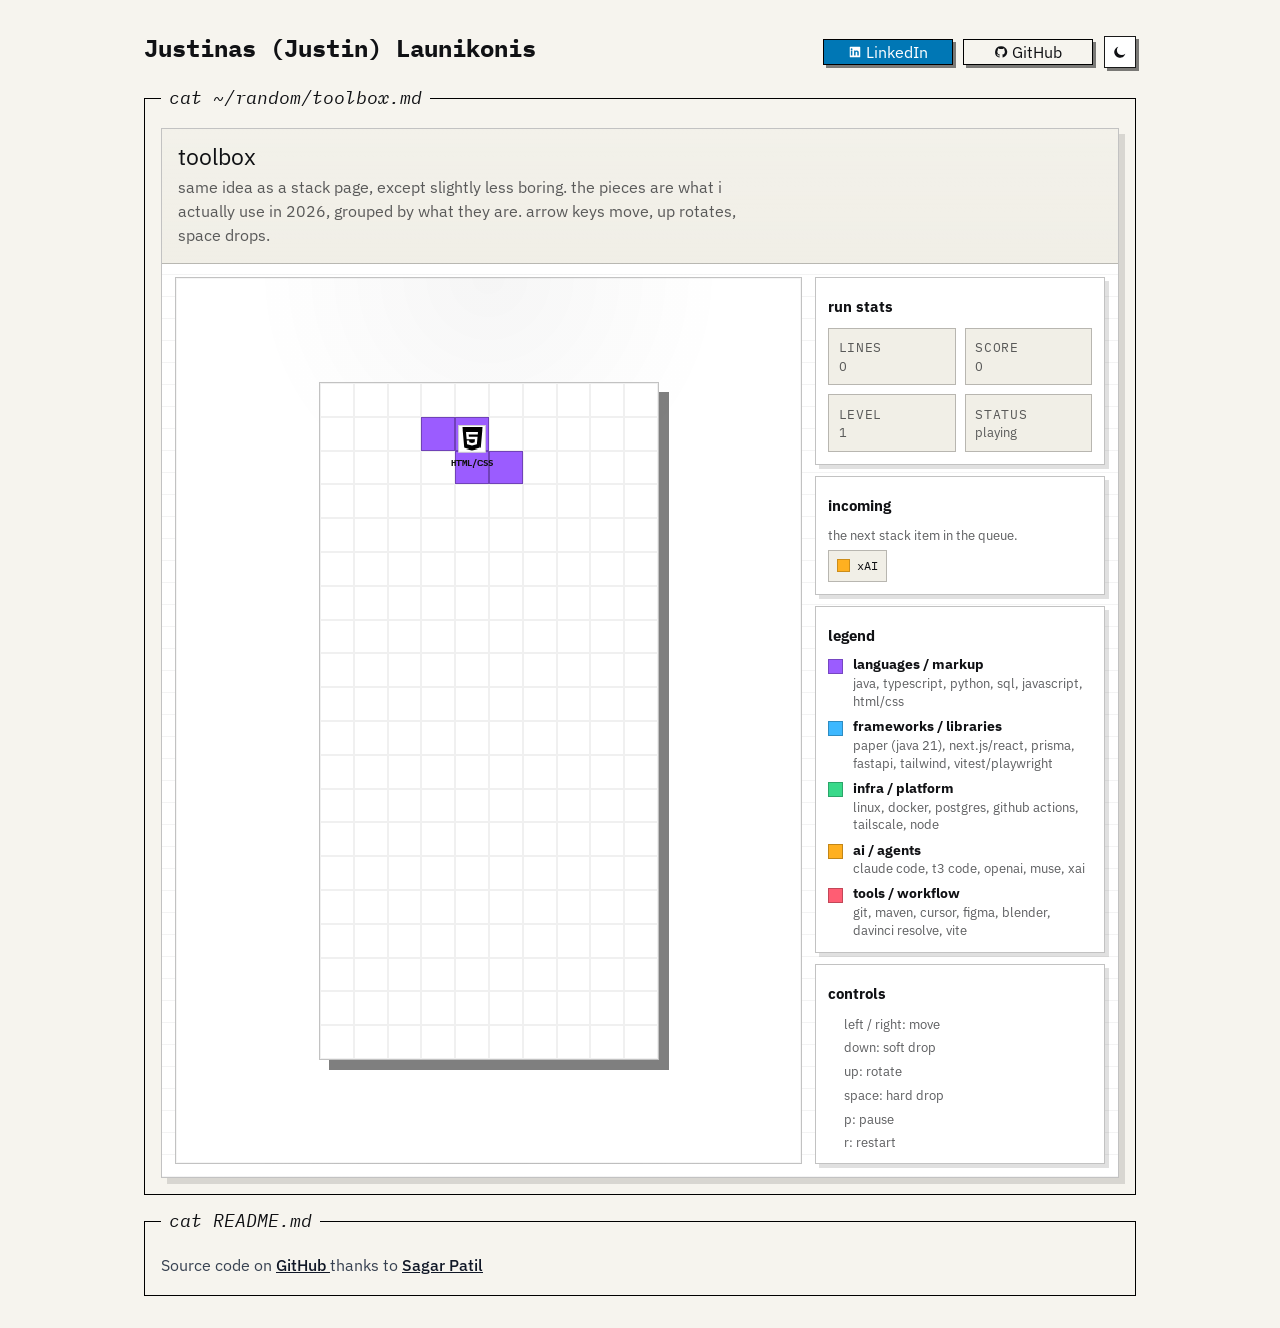
<file: random/toolbox.html>
<!DOCTYPE html>
<html lang="en">
<head>
<meta charset="utf-8"/>
<meta content="width=device-width, initial-scale=1.0" name="viewport"/>
<meta content="ie=edge" http-equiv="X-UA-Compatible"/>
<link href="../favicon.svg" rel="icon"/>
<title>Justinas Launikonis | Toolbox</title>
<meta content="website" property="og:type"/>
<meta content="Justinas Launikonis | Toolbox" property="og:title"/>
<meta content="The stack Justinas Launikonis builds with, turned into a tiny tetris-style toolbox game." property="og:description"/>
<meta content="https://justinaslaunikonis.me/assets/og.png" property="og:image"/>
<meta content="1200" property="og:image:width"/>
<meta content="630" property="og:image:height"/>
<meta content="https://justinaslaunikonis.me/random/toolbox" property="og:url"/>
<meta content="Justinas Launikonis" property="og:site_name"/>
<link href="https://justinaslaunikonis.me/random/toolbox" rel="canonical"/>
<script>
    (() => {
      const storedTheme = localStorage.getItem("theme");
      if (storedTheme === "dark") {
        document.documentElement.classList.add("dark");
      }
    })();
  </script>
<link href="https://fonts.googleapis.com" rel="preconnect"/>
<link crossorigin="" href="https://fonts.gstatic.com" rel="preconnect"/>
<link href="https://fonts.googleapis.com/css2?family=IBM+Plex+Sans:ital,wght@0,100;0,200;0,300;0,400;0,500;0,600;0,700;1,100;1,200;1,300;1,400;1,500;1,600;1,700&amp;display=swap" rel="stylesheet"/>
<link href="https://fonts.googleapis.com" rel="preconnect"/>
<link crossorigin="" href="https://fonts.gstatic.com" rel="preconnect"/>
<link href="https://fonts.googleapis.com/css2?family=IBM+Plex+Mono:ital,wght@0,100;0,200;0,300;0,400;0,500;0,600;0,700;1,100;1,200;1,300;1,400;1,500;1,600;1,700&amp;family=IBM+Plex+Sans:ital,wght@0,100;0,200;0,300;0,400;0,500;0,600;0,700;1,100;1,200;1,300;1,400;1,500;1,600;1,700&amp;display=swap" rel="stylesheet"/>
<link href="../index.css" rel="stylesheet"/>
<link href="../assets/site.css" rel="stylesheet"/>
<link href="../assets/toolbox/toolbox.css" rel="stylesheet"/>


<meta content="The stack Justinas Launikonis builds with, turned into a tiny tetris-style toolbox game." name="description"/></head>
<body>
<main class="flex min-h-screen flex-col max-w-5xl mx-auto px-4 py-4 sm:py-8 leading-5 font-sans">
<div class="flex flex-col sm:flex-row sm:justify-between sm:items-start gap-3 mb-3">
<a href="/">
<h1 class="font-mono text-2xl font-bold">Justinas (Justin) Launikonis</h1>
</a>
<div class="grid grid-cols-2 sm:flex gap-2 items-stretch sm:items-center w-full sm:w-auto my-1">
<a class="flex flex-row items-center justify-center align-middle rounded-none outline outline-1 outline-black dark:outline-white dark:hover:bg-white dark:hover:text-black hover:bg-black hover:text-white text-normal px-4 h-6 me-[4px] shadow-[3px_3px_0px_1px_rgba(0,0,0,0.5)] dark:shadow-[3px_3px_0px_1px_rgba(255,255,255,0.6)] w-full sm:w-32 h-9 sm:h-6 me-0 bg-[#0077b5] text-white" href="https://www.linkedin.com/in/justinaslaunikonis/" rel="noopener noreferrer" target="_blank">
<div class="icon" style="mask-image: url('../assets/linkedin.svg'); -webkit-mask-image: url('../assets/linkedin.svg');"></div>
<span class="ms-1">LinkedIn</span>
</a>
<a class="flex flex-row items-center justify-center align-middle rounded-none outline outline-1 outline-black dark:outline-white dark:hover:bg-white dark:hover:text-black hover:bg-black hover:text-white text-normal px-4 h-6 me-[4px] shadow-[3px_3px_0px_1px_rgba(0,0,0,0.5)] dark:shadow-[3px_3px_0px_1px_rgba(255,255,255,0.6)] w-full sm:w-32 h-9 sm:h-6 me-0" href="https://github.com/justinasla" rel="noopener noreferrer" target="_blank">
<div class="icon" style="mask-image: url('../assets/github.svg'); -webkit-mask-image: url('../assets/github.svg');"></div>
<span class="ms-1">GitHub</span>
</a>
<button aria-label="Toggle dark mode" class="theme-toggle col-span-2 justify-self-end sm:justify-self-auto" id="theme-toggle" title="Toggle dark mode" type="button">
<span class="theme-toggle-glyph" id="theme-toggle-icon"></span>
</button>
</div>
</div>
<div class="flex flex-col gap-4">
<fieldset class="border-t md:border border-solid border-black dark:border-white min-w-0 p-1 md:p-4 pt-2">
<legend class="ms-4 md:ms-0">
<h6 class="text-lg mx-2 font-mono italic">cat ~/random/toolbox.md</h6>
</legend>
<div class="toolbox-shell">
<section class="toolbox-hero">
<h2>toolbox</h2>
<p>
            same idea as a stack page, except slightly less boring. the pieces are
            what i actually use in 2026, grouped by what they are. arrow keys move,
            up rotates, space drops.
          </p>
</section>
<div class="toolbox-grid">
<section class="toolbox-stage">
<div class="toolbox-canvas-wrap">
<canvas class="toolbox-canvas" height="640" id="toolbox-canvas" width="320"></canvas>
</div>
</section>
<aside class="toolbox-panel">
<section class="toolbox-card">
<h3>run stats</h3>
<div class="toolbox-stats">
<div class="toolbox-stat">
<p class="toolbox-stat-label">lines</p>
<p class="toolbox-stat-value" id="toolbox-lines">0</p>
</div>
<div class="toolbox-stat">
<p class="toolbox-stat-label">score</p>
<p class="toolbox-stat-value" id="toolbox-score">0</p>
</div>
<div class="toolbox-stat">
<p class="toolbox-stat-label">level</p>
<p class="toolbox-stat-value" id="toolbox-level">1</p>
</div>
<div class="toolbox-stat">
<p class="toolbox-stat-label">status</p>
<p class="toolbox-stat-value" id="toolbox-status">playing</p>
</div>
</div>
</section>
<section class="toolbox-card">
<h3>incoming</h3>
<p>the next stack item in the queue.</p>
<div class="toolbox-next-chip">
<span class="toolbox-next-swatch" id="toolbox-next-swatch"></span>
<span id="toolbox-next-name">Python</span>
</div>
</section>
<section class="toolbox-card">
<h3>legend</h3>
<div class="toolbox-legend">
<div class="toolbox-legend-row">
<span class="toolbox-legend-swatch" style="background:#9b5cff;"></span>
<div class="toolbox-legend-copy">
<strong>languages / markup</strong>
<span>java, typescript, python, sql, javascript, html/css</span>
</div>
</div>
<div class="toolbox-legend-row">
<span class="toolbox-legend-swatch" style="background:#3db8ff;"></span>
<div class="toolbox-legend-copy">
<strong>frameworks / libraries</strong>
<span>paper (java 21), next.js/react, prisma, fastapi, tailwind, vitest/playwright</span>
</div>
</div>
<div class="toolbox-legend-row">
<span class="toolbox-legend-swatch" style="background:#39d98a;"></span>
<div class="toolbox-legend-copy">
<strong>infra / platform</strong>
<span>linux, docker, postgres, github actions, tailscale, node</span>
</div>
</div>
<div class="toolbox-legend-row">
<span class="toolbox-legend-swatch" style="background:#ffb020;"></span>
<div class="toolbox-legend-copy">
<strong>ai / agents</strong>
<span>claude code, t3 code, openai, muse, xai</span>
</div>
</div>
<div class="toolbox-legend-row">
<span class="toolbox-legend-swatch" style="background:#ff5d73;"></span>
<div class="toolbox-legend-copy">
<strong>tools / workflow</strong>
<span>git, maven, cursor, figma, blender, davinci resolve, vite</span>
</div>
</div>
</div>
</section>
<section class="toolbox-card">
<h3>controls</h3>
<ul>
<li>left / right: move</li>
<li>down: soft drop</li>
<li>up: rotate</li>
<li>space: hard drop</li>
<li>p: pause</li>
<li>r: restart</li>
</ul>
</section>
</aside>
</div>
</div>
</fieldset>
</div>
<div aria-label="tetris controls" class="toolbox-touchpad" id="toolbox-touchpad">
<button aria-label="move left" class="toolbox-touch-btn" data-action="left" type="button">
<span class="arrow">◀</span>
</button>
<button aria-label="rotate" class="toolbox-touch-btn" data-action="rotate" type="button">
<span class="arrow">↻</span>
</button>
<button aria-label="soft drop" class="toolbox-touch-btn" data-action="down" type="button">
<span class="arrow">▼</span>
</button>
<button aria-label="move right" class="toolbox-touch-btn" data-action="right" type="button">
<span class="arrow">▶</span>
</button>
<button aria-label="hard drop" class="toolbox-touch-btn" data-action="drop" type="button">
      drop
    </button>
</div>
<div class="h-3"></div>
<fieldset class="border-t md:border border-solid border-black dark:border-white min-w-0 p-1 md:p-4 pt-2">
<legend class="ms-4 md:ms-0">
<h6 class="text-lg mx-2 font-mono italic">cat README.md</h6>
</legend>
<div class="flex flex-row justify-between">
<span class="prose dark:prose-invert">
          Source code on
          <a href="https://github.com/sagarreddypatil/portfolio-website">
            GitHub
          </a>
          thanks to
          <a href="https://sagarpatil.me/">
            Sagar Patil
          </a>
</span>
</div>
</fieldset>
</main>
<script src="../assets/toolbox/toolbox.js"></script>
<script src="../assets/site.js"></script>
</body>
</html>
</file>
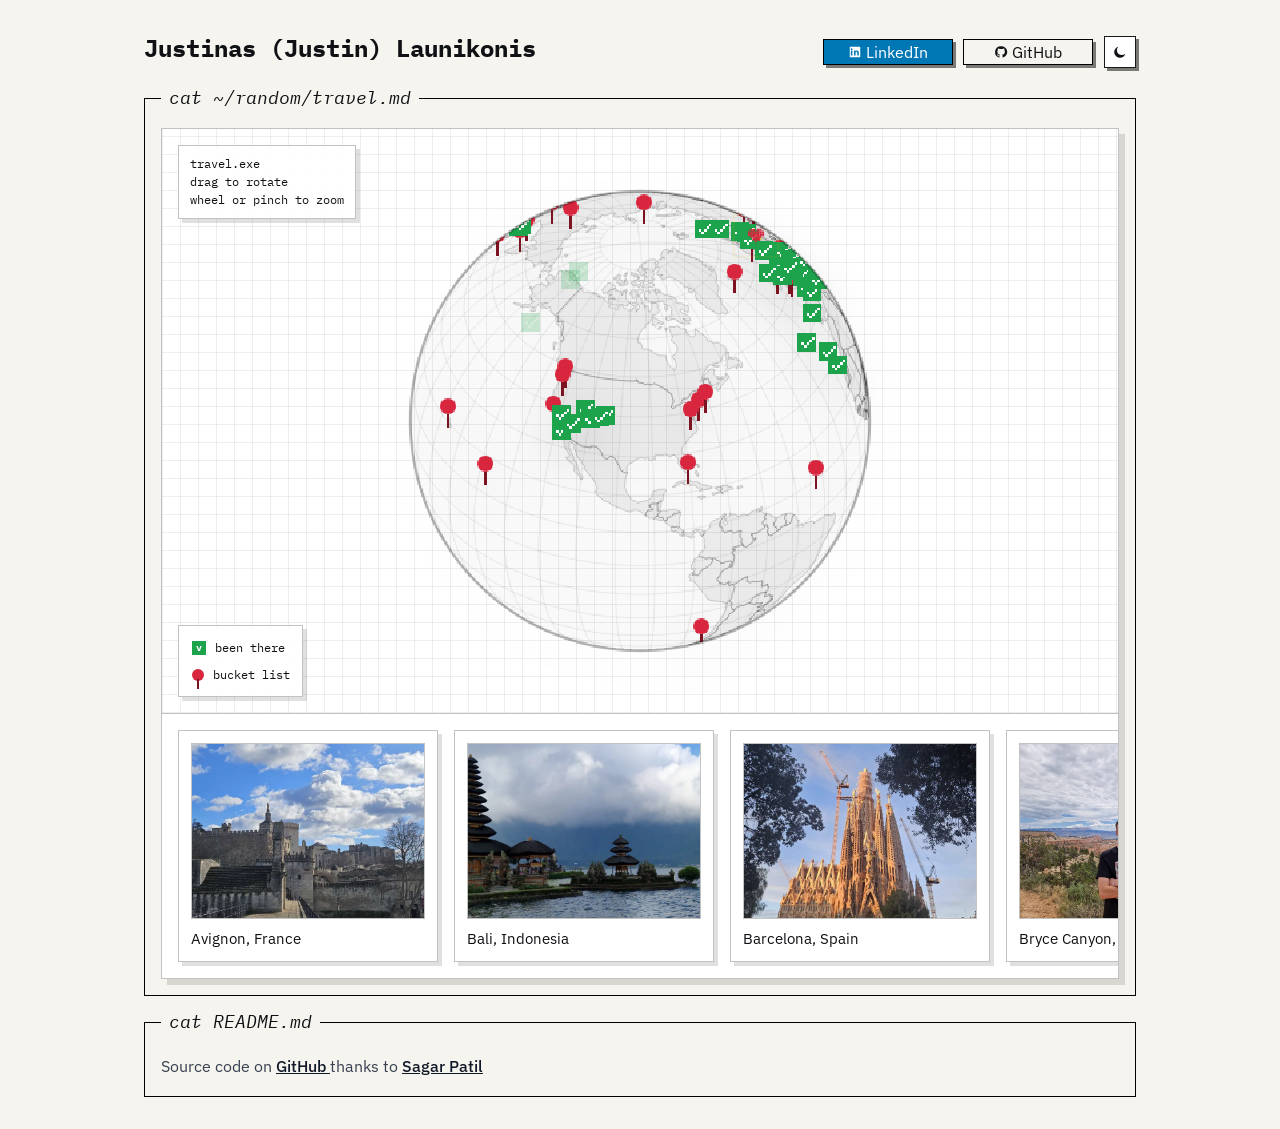
<file: random/travel.html>
<!DOCTYPE html>
<html lang="en">
<head>
<meta charset="utf-8"/>
<meta content="width=device-width, initial-scale=1.0" name="viewport"/>
<meta content="ie=edge" http-equiv="X-UA-Compatible"/>
<link href="../favicon.svg" rel="icon"/>
<title>Justinas Launikonis | Travel</title>
<meta content="website" property="og:type"/>
<meta content="Justinas Launikonis | Travel" property="og:title"/>
<meta content="An interactive travel map and bucket list from Justinas Launikonis." property="og:description"/>
<meta content="https://justinaslaunikonis.me/assets/og.png" property="og:image"/>
<meta content="1200" property="og:image:width"/>
<meta content="630" property="og:image:height"/>
<meta content="https://justinaslaunikonis.me/random/travel" property="og:url"/>
<meta content="Justinas Launikonis" property="og:site_name"/>
<link href="https://justinaslaunikonis.me/random/travel" rel="canonical"/>
<script>
    (() => {
      const storedTheme = localStorage.getItem("theme");
      if (storedTheme === "dark") {
        document.documentElement.classList.add("dark");
      }
    })();
  </script>
<link href="https://fonts.googleapis.com" rel="preconnect"/>
<link crossorigin="" href="https://fonts.gstatic.com" rel="preconnect"/>
<link href="https://fonts.googleapis.com/css2?family=IBM+Plex+Sans:ital,wght@0,100;0,200;0,300;0,400;0,500;0,600;0,700;1,100;1,200;1,300;1,400;1,500;1,600;1,700&amp;display=swap" rel="stylesheet"/>
<link href="https://fonts.googleapis.com" rel="preconnect"/>
<link crossorigin="" href="https://fonts.gstatic.com" rel="preconnect"/>
<link href="https://fonts.googleapis.com/css2?family=IBM+Plex+Mono:ital,wght@0,100;0,200;0,300;0,400;0,500;0,600;0,700;1,100;1,200;1,300;1,400;1,500;1,600;1,700&amp;family=IBM+Plex+Sans:ital,wght@0,100;0,200;0,300;0,400;0,500;0,600;0,700;1,100;1,200;1,300;1,400;1,500;1,600;1,700&amp;display=swap" rel="stylesheet"/>
<link href="../index.css" rel="stylesheet"/>
<link href="../assets/site.css" rel="stylesheet"/>
<link href="../assets/travel/travel.css" rel="stylesheet"/>


<meta content="An interactive travel map and bucket list from Justinas Launikonis." name="description"/></head>
<body>
<main class="flex min-h-screen flex-col max-w-5xl mx-auto px-4 py-4 sm:py-8 leading-5 font-sans">
<div class="flex flex-col sm:flex-row sm:justify-between sm:items-start gap-3 mb-3">
<a href="/">
<h1 class="font-mono text-2xl font-bold">Justinas (Justin) Launikonis</h1>
</a>
<div class="grid grid-cols-2 sm:flex gap-2 items-stretch sm:items-center w-full sm:w-auto my-1">
<a class="flex flex-row items-center justify-center align-middle rounded-none outline outline-1 outline-black dark:outline-white dark:hover:bg-white dark:hover:text-black hover:bg-black hover:text-white text-normal px-4 h-6 me-[4px] shadow-[3px_3px_0px_1px_rgba(0,0,0,0.5)] dark:shadow-[3px_3px_0px_1px_rgba(255,255,255,0.6)] w-full sm:w-32 h-9 sm:h-6 me-0 bg-[#0077b5] text-white" href="https://www.linkedin.com/in/justinaslaunikonis/" rel="noopener noreferrer" target="_blank">
<div class="icon" style="mask-image: url('../assets/linkedin.svg'); -webkit-mask-image: url('../assets/linkedin.svg');"></div>
<span class="ms-1">LinkedIn</span>
</a>
<a class="flex flex-row items-center justify-center align-middle rounded-none outline outline-1 outline-black dark:outline-white dark:hover:bg-white dark:hover:text-black hover:bg-black hover:text-white text-normal px-4 h-6 me-[4px] shadow-[3px_3px_0px_1px_rgba(0,0,0,0.5)] dark:shadow-[3px_3px_0px_1px_rgba(255,255,255,0.6)] w-full sm:w-32 h-9 sm:h-6 me-0" href="https://github.com/justinasla" rel="noopener noreferrer" target="_blank">
<div class="icon" style="mask-image: url('../assets/github.svg'); -webkit-mask-image: url('../assets/github.svg');"></div>
<span class="ms-1">GitHub</span>
</a>
<button aria-label="Toggle dark mode" class="theme-toggle col-span-2 justify-self-end sm:justify-self-auto" id="theme-toggle" title="Toggle dark mode" type="button">
<span class="theme-toggle-glyph" id="theme-toggle-icon"></span>
</button>
</div>
</div>
<div class="flex flex-col gap-4">
<fieldset class="border-t md:border border-solid border-black dark:border-white min-w-0 p-1 md:p-4 pt-2">
<legend class="ms-4 md:ms-0">
<h6 class="text-lg mx-2 font-mono italic">cat ~/random/travel.md</h6>
</legend>
<div class="travel-shell">
<div class="travel-stage-wrap">
<div class="travel-stage" id="travel-globe-wrap">
<canvas class="globe-canvas" height="420" id="travel-globe" width="420"></canvas>
<div class="travel-tooltip" id="travel-tooltip"></div>
<div class="travel-hud">
<div>travel.exe</div>
<div>drag to rotate</div>
<div>wheel or pinch to zoom</div>
</div>
<div class="travel-legend">
<div class="travel-legend-row">
<span class="legend-check">v</span>
<span>been there</span>
</div>
<div class="travel-legend-row">
<span class="legend-pin"></span>
<span>bucket list</span>
</div>
</div>
</div>
<div aria-live="polite" class="travel-marker-card" id="travel-marker-card">
<div class="travel-marker-card-head">
<div>
<p class="travel-marker-card-label" id="travel-marker-kind"></p>
<p class="travel-marker-card-title" id="travel-marker-title"></p>
</div>
<button class="travel-marker-card-close" id="travel-marker-close" type="button">x</button>
</div>
<div class="travel-marker-media" id="travel-marker-media">
<button aria-label="previous photo" class="travel-marker-nav" id="travel-marker-prev" type="button">&lt;</button>
<img alt="" decoding="async" id="travel-marker-image" loading="lazy"/>
<button aria-label="next photo" class="travel-marker-nav" id="travel-marker-next" type="button">&gt;</button>
</div>
<div class="travel-marker-card-copy">
<p id="travel-marker-caption"></p>
</div>
</div>
</div>
<div class="travel-marquee">
<div class="travel-track">
<div class="travel-card">
<img alt="Avignon" decoding="async" loading="lazy" src="../assets/travel/avignon.webp"/>
<p>Avignon, France</p>
</div>
<div class="travel-card">
<img alt="Bali" decoding="async" loading="lazy" src="../assets/travel/bali.webp"/>
<p>Bali, Indonesia</p>
</div>
<div class="travel-card">
<img alt="Barcelona" decoding="async" loading="lazy" src="../assets/travel/barcelona.webp"/>
<p>Barcelona, Spain</p>
</div>
<div class="travel-card">
<img alt="Bryce Canyon" decoding="async" loading="lazy" src="../assets/travel/bryce_canyon.webp"/>
<p>Bryce Canyon, Utah</p>
</div>
<div class="travel-card">
<img alt="Carcassonne" decoding="async" loading="lazy" src="../assets/travel/carcassone.webp"/>
<p>Carcassonne, France</p>
</div>
<div class="travel-card">
<img alt="Colmar" decoding="async" loading="lazy" src="../assets/travel/colmar.webp"/>
<p>Colmar, France</p>
</div>
<div class="travel-card">
<img alt="Cologne" decoding="async" loading="lazy" src="../assets/travel/cologne.webp" style="object-position: bottom;"/>
<p>Cologne, Germany</p>
</div>
<div class="travel-card">
<img alt="Edinburgh" decoding="async" loading="lazy" src="../assets/travel/edinburgh1.webp"/>
<p>Edinburgh, Scotland</p>
</div>
<div class="travel-card">
<img alt="Edinburgh" decoding="async" loading="lazy" src="../assets/travel/edinburgh2.webp"/>
<p>Edinburgh, Scotland</p>
</div>
<div class="travel-card">
<img alt="Espoo" decoding="async" loading="lazy" src="../assets/travel/espoo.webp"/>
<p>Espoo, Finland</p>
</div>
<div class="travel-card">
<img alt="Genoa" decoding="async" loading="lazy" src="../assets/travel/genoa.webp"/>
<p>Genoa, Italy</p>
</div>
<div class="travel-card">
<img alt="Groningen" decoding="async" loading="lazy" src="../assets/travel/groningen.webp"/>
<p>Groningen, Netherlands</p>
</div>
<div class="travel-card">
<img alt="Kuala Lumpur" decoding="async" loading="lazy" src="../assets/travel/kuala_lumpur.webp"/>
<p>Kuala Lumpur, Malaysia</p>
</div>
<div class="travel-card">
<img alt="Monaco" decoding="async" loading="lazy" src="../assets/travel/monaco.webp"/>
<p>Monaco</p>
</div>
<div class="travel-card">
<img alt="Monument Valley" decoding="async" loading="lazy" src="../assets/travel/monument_valley.webp"/>
<p>Monument Valley, USA</p>
</div>
<div class="travel-card">
<img alt="Monza" decoding="async" loading="lazy" src="../assets/travel/monza.webp"/>
<p>Monza, Italy</p>
</div>
<div class="travel-card">
<img alt="Northern Lithuania" decoding="async" loading="lazy" src="../assets/travel/northern_lithuania.webp"/>
<p>Northern Lithuania</p>
</div>
<div class="travel-card">
<img alt="Rome" decoding="async" loading="lazy" src="../assets/travel/rome.webp"/>
<p>Rome, Italy</p>
</div>
<div class="travel-card">
<img alt="Seoraksan" decoding="async" loading="lazy" src="../assets/travel/seoraksan.webp"/>
<p>Seoraksan, South Korea</p>
</div>
<div class="travel-card">
<img alt="Singapore" decoding="async" loading="lazy" src="../assets/travel/singapore.webp"/>
<p>Singapore</p>
</div>
<div class="travel-card">
<img alt="Strasbourg" decoding="async" loading="lazy" src="../assets/travel/strasbourg1.webp"/>
<p>Strasbourg, France</p>
</div>
<div class="travel-card">
<img alt="Tenerife" decoding="async" loading="lazy" src="../assets/travel/tenerife.webp"/>
<p>Tenerife, Spain</p>
</div>
<div class="travel-card">
<img alt="Yosemite" decoding="async" loading="lazy" src="../assets/travel/yosemite.webp"/>
<p>Yosemite National Park</p>
</div>
<div class="travel-card">
<img alt="Aspen" decoding="async" loading="lazy" src="../assets/travel/aspen.webp"/>
<p>Aspen, USA</p>
</div>
<div class="travel-card">
<img alt="Grand Teton" decoding="async" loading="lazy" src="../assets/travel/grand_teton.webp"/>
<p>Grand Teton National Park</p>
</div>
<div class="travel-card">
<img alt="Mount Rushmore" decoding="async" loading="lazy" src="../assets/travel/mount_rushmore.webp"/>
<p>Mount Rushmore, USA</p>
</div>
<div class="travel-card">
<img alt="Salt Lake City" decoding="async" loading="lazy" src="../assets/travel/salt_lake_city.webp"/>
<p>Salt Lake City, USA</p>
</div>
<div class="travel-card">
<img alt="Lithuania" decoding="async" loading="lazy" src="../assets/travel/somewhere_in_lithuania.webp"/>
<p>Somewhere in Lithuania</p>
</div>
<div class="travel-card">
<img alt="Yellowstone" decoding="async" loading="lazy" src="../assets/travel/yellowstone.webp"/>
<p>Yellowstone National Park</p>
</div>
<div class="travel-card">
<img alt="Zanzibar" decoding="async" loading="lazy" src="../assets/travel/zanzibar.webp"/>
<p>Zanzibar, Tanzania</p>
</div>
<div aria-hidden="true" class="travel-card">
<img alt="Avignon" decoding="async" loading="lazy" src="../assets/travel/avignon.webp"/>
<p>Avignon, France</p>
</div>
<div aria-hidden="true" class="travel-card">
<img alt="Bali" decoding="async" loading="lazy" src="../assets/travel/bali.webp"/>
<p>Bali, Indonesia</p>
</div>
<div aria-hidden="true" class="travel-card">
<img alt="Barcelona" decoding="async" loading="lazy" src="../assets/travel/barcelona.webp"/>
<p>Barcelona, Spain</p>
</div>
<div aria-hidden="true" class="travel-card">
<img alt="Bryce Canyon" decoding="async" loading="lazy" src="../assets/travel/bryce_canyon.webp"/>
<p>Bryce Canyon, Utah</p>
</div>
<div aria-hidden="true" class="travel-card">
<img alt="Carcassonne" decoding="async" loading="lazy" src="../assets/travel/carcassone.webp"/>
<p>Carcassonne, France</p>
</div>
<div aria-hidden="true" class="travel-card">
<img alt="Colmar" decoding="async" loading="lazy" src="../assets/travel/colmar.webp"/>
<p>Colmar, France</p>
</div>
<div aria-hidden="true" class="travel-card">
<img alt="Cologne" decoding="async" loading="lazy" src="../assets/travel/cologne.webp" style="object-position: bottom;"/>
<p>Cologne, Germany</p>
</div>
<div aria-hidden="true" class="travel-card">
<img alt="Edinburgh" decoding="async" loading="lazy" src="../assets/travel/edinburgh1.webp"/>
<p>Edinburgh, Scotland</p>
</div>
<div aria-hidden="true" class="travel-card">
<img alt="Edinburgh" decoding="async" loading="lazy" src="../assets/travel/edinburgh2.webp"/>
<p>Edinburgh, Scotland</p>
</div>
<div aria-hidden="true" class="travel-card">
<img alt="Espoo" decoding="async" loading="lazy" src="../assets/travel/espoo.webp"/>
<p>Espoo, Finland</p>
</div>
<div aria-hidden="true" class="travel-card">
<img alt="Genoa" decoding="async" loading="lazy" src="../assets/travel/genoa.webp"/>
<p>Genoa, Italy</p>
</div>
<div aria-hidden="true" class="travel-card">
<img alt="Groningen" decoding="async" loading="lazy" src="../assets/travel/groningen.webp"/>
<p>Groningen, Netherlands</p>
</div>
<div aria-hidden="true" class="travel-card">
<img alt="Kuala Lumpur" decoding="async" loading="lazy" src="../assets/travel/kuala_lumpur.webp"/>
<p>Kuala Lumpur, Malaysia</p>
</div>
<div aria-hidden="true" class="travel-card">
<img alt="Monaco" decoding="async" loading="lazy" src="../assets/travel/monaco.webp"/>
<p>Monaco</p>
</div>
<div aria-hidden="true" class="travel-card">
<img alt="Monument Valley" decoding="async" loading="lazy" src="../assets/travel/monument_valley.webp"/>
<p>Monument Valley, USA</p>
</div>
<div aria-hidden="true" class="travel-card">
<img alt="Monza" decoding="async" loading="lazy" src="../assets/travel/monza.webp"/>
<p>Monza, Italy</p>
</div>
<div aria-hidden="true" class="travel-card">
<img alt="Northern Lithuania" decoding="async" loading="lazy" src="../assets/travel/northern_lithuania.webp"/>
<p>Northern Lithuania</p>
</div>
<div aria-hidden="true" class="travel-card">
<img alt="Rome" decoding="async" loading="lazy" src="../assets/travel/rome.webp"/>
<p>Rome, Italy</p>
</div>
<div aria-hidden="true" class="travel-card">
<img alt="Seoraksan" decoding="async" loading="lazy" src="../assets/travel/seoraksan.webp"/>
<p>Seoraksan, South Korea</p>
</div>
<div aria-hidden="true" class="travel-card">
<img alt="Singapore" decoding="async" loading="lazy" src="../assets/travel/singapore.webp"/>
<p>Singapore</p>
</div>
<div aria-hidden="true" class="travel-card">
<img alt="Strasbourg" decoding="async" loading="lazy" src="../assets/travel/strasbourg1.webp"/>
<p>Strasbourg, France</p>
</div>
<div aria-hidden="true" class="travel-card">
<img alt="Tenerife" decoding="async" loading="lazy" src="../assets/travel/tenerife.webp"/>
<p>Tenerife, Spain</p>
</div>
<div aria-hidden="true" class="travel-card">
<img alt="Yosemite" decoding="async" loading="lazy" src="../assets/travel/yosemite.webp"/>
<p>Yosemite National Park</p>
</div>
<div aria-hidden="true" class="travel-card">
<img alt="Aspen" decoding="async" loading="lazy" src="../assets/travel/aspen.webp"/>
<p>Aspen, USA</p>
</div>
<div aria-hidden="true" class="travel-card">
<img alt="Grand Teton" decoding="async" loading="lazy" src="../assets/travel/grand_teton.webp"/>
<p>Grand Teton National Park</p>
</div>
<div aria-hidden="true" class="travel-card">
<img alt="Mount Rushmore" decoding="async" loading="lazy" src="../assets/travel/mount_rushmore.webp"/>
<p>Mount Rushmore, USA</p>
</div>
<div aria-hidden="true" class="travel-card">
<img alt="Salt Lake City" decoding="async" loading="lazy" src="../assets/travel/salt_lake_city.webp"/>
<p>Salt Lake City, USA</p>
</div>
<div aria-hidden="true" class="travel-card">
<img alt="Lithuania" decoding="async" loading="lazy" src="../assets/travel/somewhere_in_lithuania.webp"/>
<p>Somewhere in Lithuania</p>
</div>
<div aria-hidden="true" class="travel-card">
<img alt="Yellowstone" decoding="async" loading="lazy" src="../assets/travel/yellowstone.webp"/>
<p>Yellowstone National Park</p>
</div>
<div aria-hidden="true" class="travel-card">
<img alt="Zanzibar" decoding="async" loading="lazy" src="../assets/travel/zanzibar.webp"/>
<p>Zanzibar, Tanzania</p>
</div>
</div></div>
</div>
</fieldset>
</div>
<div class="h-3"></div>
<fieldset class="border-t md:border border-solid border-black dark:border-white min-w-0 p-1 md:p-4 pt-2">
<legend class="ms-4 md:ms-0">
<h6 class="text-lg mx-2 font-mono italic">cat README.md</h6>
</legend>
<div class="flex flex-row justify-between">
<span class="prose dark:prose-invert">
          Source code on
          <a href="https://github.com/sagarreddypatil/portfolio-website">
            GitHub
          </a>
          thanks to
          <a href="https://sagarpatil.me/">
            Sagar Patil
          </a>
</span>
</div>
</fieldset>
</main>
<script src="../assets/travel/vendor/d3.v7.min.js"></script>
<script src="../assets/travel/vendor/topojson-client.v3.min.js"></script>
<script src="../assets/travel/travel.js"></script>
<script src="../assets/site.js"></script>
</body>
</html>
</file>
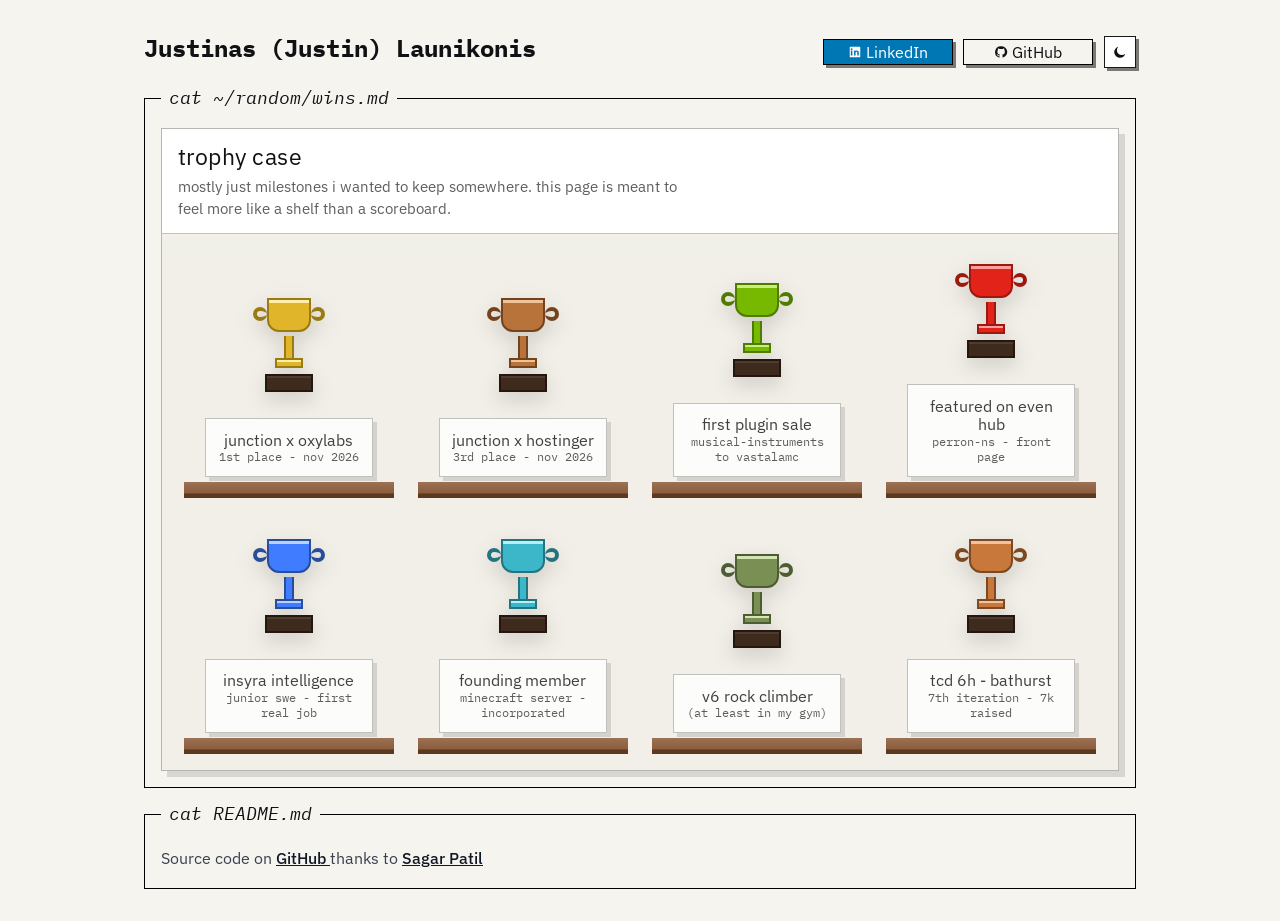
<file: random/wins.html>
<!DOCTYPE html>
<html lang="en">
<head>
<meta charset="utf-8"/>
<meta content="width=device-width, initial-scale=1.0" name="viewport"/>
<meta content="ie=edge" http-equiv="X-UA-Compatible"/>
<link href="../favicon.svg" rel="icon"/>
<title>Justinas Launikonis | Wins</title>
<meta content="website" property="og:type"/>
<meta content="Justinas Launikonis | Wins" property="og:title"/>
<meta content="A trophy case of wins and milestones from Justinas Launikonis." property="og:description"/>
<meta content="https://justinaslaunikonis.me/assets/og.png" property="og:image"/>
<meta content="1200" property="og:image:width"/>
<meta content="630" property="og:image:height"/>
<meta content="https://justinaslaunikonis.me/random/wins" property="og:url"/>
<meta content="Justinas Launikonis" property="og:site_name"/>
<link href="https://justinaslaunikonis.me/random/wins" rel="canonical"/>
<script>
    (() => {
      const storedTheme = localStorage.getItem("theme");
      if (storedTheme === "dark") {
        document.documentElement.classList.add("dark");
      }
    })();
  </script>
<link href="https://fonts.googleapis.com" rel="preconnect"/>
<link crossorigin="" href="https://fonts.gstatic.com" rel="preconnect"/>
<link href="https://fonts.googleapis.com/css2?family=IBM+Plex+Sans:ital,wght@0,100;0,200;0,300;0,400;0,500;0,600;0,700;1,100;1,200;1,300;1,400;1,500;1,600;1,700&amp;display=swap" rel="stylesheet"/>
<link href="https://fonts.googleapis.com" rel="preconnect"/>
<link crossorigin="" href="https://fonts.gstatic.com" rel="preconnect"/>
<link href="https://fonts.googleapis.com/css2?family=IBM+Plex+Mono:ital,wght@0,100;0,200;0,300;0,400;0,500;0,600;0,700;1,100;1,200;1,300;1,400;1,500;1,600;1,700&amp;family=IBM+Plex+Sans:ital,wght@0,100;0,200;0,300;0,400;0,500;0,600;0,700;1,100;1,200;1,300;1,400;1,500;1,600;1,700&amp;display=swap" rel="stylesheet"/>
<link href="../index.css" rel="stylesheet"/>
<link href="../assets/site.css" rel="stylesheet"/>
<link href="../assets/wins/wins.css" rel="stylesheet"/>


<meta content="A trophy case of wins and milestones from Justinas Launikonis." name="description"/></head>
<body>
<main class="flex min-h-screen flex-col max-w-5xl mx-auto px-4 py-4 sm:py-8 leading-5 font-sans">
<div class="flex flex-col sm:flex-row sm:justify-between sm:items-start gap-3 mb-3">
<a href="/">
<h1 class="font-mono text-2xl font-bold">Justinas (Justin) Launikonis</h1>
</a>
<div class="grid grid-cols-2 sm:flex gap-2 items-stretch sm:items-center w-full sm:w-auto my-1">
<a class="flex flex-row items-center justify-center align-middle rounded-none outline outline-1 outline-black dark:outline-white dark:hover:bg-white dark:hover:text-black hover:bg-black hover:text-white text-normal px-4 h-6 me-[4px] shadow-[3px_3px_0px_1px_rgba(0,0,0,0.5)] dark:shadow-[3px_3px_0px_1px_rgba(255,255,255,0.6)] w-full sm:w-32 h-9 sm:h-6 me-0 bg-[#0077b5] text-white" href="https://www.linkedin.com/in/justinaslaunikonis/" rel="noopener noreferrer" target="_blank">
<div class="icon" style="mask-image: url('../assets/linkedin.svg'); -webkit-mask-image: url('../assets/linkedin.svg');"></div>
<span class="ms-1">LinkedIn</span>
</a>
<a class="flex flex-row items-center justify-center align-middle rounded-none outline outline-1 outline-black dark:outline-white dark:hover:bg-white dark:hover:text-black hover:bg-black hover:text-white text-normal px-4 h-6 me-[4px] shadow-[3px_3px_0px_1px_rgba(0,0,0,0.5)] dark:shadow-[3px_3px_0px_1px_rgba(255,255,255,0.6)] w-full sm:w-32 h-9 sm:h-6 me-0" href="https://github.com/justinasla" rel="noopener noreferrer" target="_blank">
<div class="icon" style="mask-image: url('../assets/github.svg'); -webkit-mask-image: url('../assets/github.svg');"></div>
<span class="ms-1">GitHub</span>
</a>
<button aria-label="Toggle dark mode" class="theme-toggle col-span-2 justify-self-end sm:justify-self-auto" id="theme-toggle" title="Toggle dark mode" type="button">
<span class="theme-toggle-glyph" id="theme-toggle-icon"></span>
</button>
</div>
</div>
<div class="flex flex-col gap-4">
<fieldset class="border-t md:border border-solid border-black dark:border-white min-w-0 p-1 md:p-4 pt-2">
<legend class="ms-4 md:ms-0">
<h6 class="text-lg mx-2 font-mono italic">cat ~/random/wins.md</h6>
</legend>
<div class="case-shell">
<section class="case-hero">
<h2>trophy case</h2>
<p>
            mostly just milestones i wanted to keep somewhere. this page is
            meant to feel more like a shelf than a scoreboard.
          </p>
</section>
<section class="case-grid">
<article class="case-slot" tabindex="0">
<div class="trophy-tooltip">
<p>first place in the oxylabs challenge at junction. nov 2026.</p>
</div>
<div class="trophy gold">
<div class="trophy-bowl"></div>
<div class="trophy-stem"></div>
<div class="trophy-foot"></div>
<div class="trophy-base"></div>
</div>
<div class="trophy-plaque">
<p class="trophy-title">junction x oxylabs</p>
<p class="trophy-meta">1st place - nov 2026</p>
</div>
</article>
<article class="case-slot" tabindex="0">
<div class="trophy-tooltip">
<p>third place in the hostinger challenge at the same junction. nov 2026.</p>
</div>
<div class="trophy bronze">
<div class="trophy-bowl"></div>
<div class="trophy-stem"></div>
<div class="trophy-foot"></div>
<div class="trophy-base"></div>
</div>
<div class="trophy-plaque">
<p class="trophy-title">junction x hostinger</p>
<p class="trophy-meta">3rd place - nov 2026</p>
</div>
</article>
<article class="case-slot" tabindex="0">
<div class="trophy-tooltip">
<p>sold musical-instruments.jar to vastalamc. 3.99 eur, but someone paid money for something i wrote.</p>
</div>
<div class="trophy nvidia">
<div class="trophy-bowl"></div>
<div class="trophy-stem"></div>
<div class="trophy-foot"></div>
<div class="trophy-base"></div>
</div>
<div class="trophy-plaque">
<p class="trophy-title">first plugin sale</p>
<p class="trophy-meta">musical-instruments to vastalamc</p>
</div>
</article>
<article class="case-slot" tabindex="0">
<div class="trophy-tooltip">
<p>perron-ns, my even g2 app, showcased on the even hub front page.</p>
</div>
<div class="trophy roblox">
<div class="trophy-bowl"></div>
<div class="trophy-stem"></div>
<div class="trophy-foot"></div>
<div class="trophy-base"></div>
</div>
<div class="trophy-plaque">
<p class="trophy-title">featured on even hub</p>
<p class="trophy-meta">perron-ns - front page</p>
</div>
</article>
<article class="case-slot" tabindex="0">
<div class="trophy-tooltip">
<p>joined insyra intelligence as a junior swe. first time coding with a paycheck attached that isn't backed by patreon subscriptions.</p>
</div>
<div class="trophy rl">
<div class="trophy-bowl"></div>
<div class="trophy-stem"></div>
<div class="trophy-foot"></div>
<div class="trophy-base"></div>
</div>
<div class="trophy-plaque">
<p class="trophy-title">insyra intelligence</p>
<p class="trophy-meta">junior swe - first real job</p>
</div>
</article>
<article class="case-slot" tabindex="0">
<div class="trophy-tooltip">
<p>founding member of the minecraft server i still run. took it from a friends-only server to an incorporated business.</p>
</div>
<div class="trophy swim">
<div class="trophy-bowl"></div>
<div class="trophy-stem"></div>
<div class="trophy-foot"></div>
<div class="trophy-base"></div>
</div>
<div class="trophy-plaque">
<p class="trophy-title">founding member</p>
<p class="trophy-meta">minecraft server - incorporated</p>
</div>
</article>
<article class="case-slot" tabindex="0">
<div class="trophy-tooltip">
<p>personal achievement since this is nowhere near world-class.</p>
</div>
<div class="trophy climb">
<div class="trophy-bowl"></div>
<div class="trophy-stem"></div>
<div class="trophy-foot"></div>
<div class="trophy-base"></div>
</div>
<div class="trophy-plaque">
<p class="trophy-title">v6 rock climber</p>
<p class="trophy-meta">(at least in my gym)</p>
</div>
</article>
<article class="case-slot" tabindex="0">
<div class="trophy-tooltip">
<p>won the 7th iteration of tcd (the charity drive), nothing special as a result, but the event raised 7k.</p>
</div>
<div class="trophy anthropic">
<div class="trophy-bowl"></div>
<div class="trophy-stem"></div>
<div class="trophy-foot"></div>
<div class="trophy-base"></div>
</div>
<div class="trophy-plaque">
<p class="trophy-title">tcd 6h - bathurst</p>
<p class="trophy-meta">7th iteration - 7k raised</p>
</div>
</article>
</section>
</div>
</fieldset>
</div>
<div class="h-3"></div>
<fieldset class="border-t md:border border-solid border-black dark:border-white min-w-0 p-1 md:p-4 pt-2">
<legend class="ms-4 md:ms-0">
<h6 class="text-lg mx-2 font-mono italic">cat README.md</h6>
</legend>
<div class="flex flex-row justify-between">
<span class="prose dark:prose-invert">
          Source code on
          <a href="https://github.com/sagarreddypatil/portfolio-website">
            GitHub
          </a>
          thanks to
          <a href="https://sagarpatil.me/">
            Sagar Patil
          </a>
</span>
</div>
</fieldset>
</main>
<script src="../assets/site.js"></script>
</body>
</html>
</file>
<file: index.css>
*,:after,:before{--tw-border-spacing-x:0;--tw-border-spacing-y:0;--tw-translate-x:0;--tw-translate-y:0;--tw-rotate:0;--tw-skew-x:0;--tw-skew-y:0;--tw-scale-x:1;--tw-scale-y:1;--tw-pan-x: ;--tw-pan-y: ;--tw-pinch-zoom: ;--tw-scroll-snap-strictness:proximity;--tw-gradient-from-position: ;--tw-gradient-via-position: ;--tw-gradient-to-position: ;--tw-ordinal: ;--tw-slashed-zero: ;--tw-numeric-figure: ;--tw-numeric-spacing: ;--tw-numeric-fraction: ;--tw-ring-inset: ;--tw-ring-offset-width:0px;--tw-ring-offset-color:#fff;--tw-ring-color:rgba(59,130,246,.5);--tw-ring-offset-shadow:0 0 #0000;--tw-ring-shadow:0 0 #0000;--tw-shadow:0 0 #0000;--tw-shadow-colored:0 0 #0000;--tw-blur: ;--tw-brightness: ;--tw-contrast: ;--tw-grayscale: ;--tw-hue-rotate: ;--tw-invert: ;--tw-saturate: ;--tw-sepia: ;--tw-drop-shadow: ;--tw-backdrop-blur: ;--tw-backdrop-brightness: ;--tw-backdrop-contrast: ;--tw-backdrop-grayscale: ;--tw-backdrop-hue-rotate: ;--tw-backdrop-invert: ;--tw-backdrop-opacity: ;--tw-backdrop-saturate: ;--tw-backdrop-sepia: ;--tw-contain-size: ;--tw-contain-layout: ;--tw-contain-paint: ;--tw-contain-style: }::backdrop{--tw-border-spacing-x:0;--tw-border-spacing-y:0;--tw-translate-x:0;--tw-translate-y:0;--tw-rotate:0;--tw-skew-x:0;--tw-skew-y:0;--tw-scale-x:1;--tw-scale-y:1;--tw-pan-x: ;--tw-pan-y: ;--tw-pinch-zoom: ;--tw-scroll-snap-strictness:proximity;--tw-gradient-from-position: ;--tw-gradient-via-position: ;--tw-gradient-to-position: ;--tw-ordinal: ;--tw-slashed-zero: ;--tw-numeric-figure: ;--tw-numeric-spacing: ;--tw-numeric-fraction: ;--tw-ring-inset: ;--tw-ring-offset-width:0px;--tw-ring-offset-color:#fff;--tw-ring-color:rgba(59,130,246,.5);--tw-ring-offset-shadow:0 0 #0000;--tw-ring-shadow:0 0 #0000;--tw-shadow:0 0 #0000;--tw-shadow-colored:0 0 #0000;--tw-blur: ;--tw-brightness: ;--tw-contrast: ;--tw-grayscale: ;--tw-hue-rotate: ;--tw-invert: ;--tw-saturate: ;--tw-sepia: ;--tw-drop-shadow: ;--tw-backdrop-blur: ;--tw-backdrop-brightness: ;--tw-backdrop-contrast: ;--tw-backdrop-grayscale: ;--tw-backdrop-hue-rotate: ;--tw-backdrop-invert: ;--tw-backdrop-opacity: ;--tw-backdrop-saturate: ;--tw-backdrop-sepia: ;--tw-contain-size: ;--tw-contain-layout: ;--tw-contain-paint: ;--tw-contain-style: }/*! tailwindcss v3.4.17 | MIT License | https://tailwindcss.com*/*,:after,:before{box-sizing:border-box;border:0 solid #e5e7eb}:after,:before{--tw-content:""}:host,html{line-height:1.5;-webkit-text-size-adjust:100%;-moz-tab-size:4;-o-tab-size:4;tab-size:4;font-family:IBM Plex Sans,sans-serif;font-feature-settings:normal;font-variation-settings:normal;-webkit-tap-highlight-color:transparent}body{margin:0;line-height:inherit}hr{height:0;color:inherit;border-top-width:1px}abbr:where([title]){-webkit-text-decoration:underline dotted;text-decoration:underline dotted}h1,h2,h3,h4,h5,h6{font-size:inherit;font-weight:inherit}a{color:inherit;text-decoration:inherit}b,strong{font-weight:bolder}code,kbd,pre,samp{font-family:IBM Plex Mono,monospace;font-feature-settings:normal;font-variation-settings:normal;font-size:1em}small{font-size:80%}sub,sup{font-size:75%;line-height:0;position:relative;vertical-align:baseline}sub{bottom:-.25em}sup{top:-.5em}table{text-indent:0;border-color:inherit;border-collapse:collapse}button,input,optgroup,select,textarea{font-family:inherit;font-feature-settings:inherit;font-variation-settings:inherit;font-size:100%;font-weight:inherit;line-height:inherit;letter-spacing:inherit;color:inherit;margin:0;padding:0}button,select{text-transform:none}button,input:where([type=button]),input:where([type=reset]),input:where([type=submit]){-webkit-appearance:button;background-color:transparent;background-image:none}:-moz-focusring{outline:auto}:-moz-ui-invalid{box-shadow:none}progress{vertical-align:baseline}::-webkit-inner-spin-button,::-webkit-outer-spin-button{height:auto}[type=search]{-webkit-appearance:textfield;outline-offset:-2px}::-webkit-search-decoration{-webkit-appearance:none}::-webkit-file-upload-button{-webkit-appearance:button;font:inherit}summary{display:list-item}blockquote,dd,dl,figure,h1,h2,h3,h4,h5,h6,hr,p,pre{margin:0}fieldset{margin:0}fieldset,legend{padding:0}menu,ol,ul{list-style:none;margin:0;padding:0}dialog{padding:0}textarea{resize:vertical}input::-moz-placeholder,textarea::-moz-placeholder{opacity:1;color:#9ca3af}input::placeholder,textarea::placeholder{opacity:1;color:#9ca3af}[role=button],button{cursor:pointer}:disabled{cursor:default}audio,canvas,embed,iframe,img,object,svg,video{display:block;vertical-align:middle}img,video{max-width:100%;height:auto}[hidden]:where(:not([hidden=until-found])){display:none}.prose{color:var(--tw-prose-body);max-width:65ch}.prose :where(p):not(:where([class~=not-prose],[class~=not-prose] *)){margin-top:1.25em;margin-bottom:1.25em}.prose :where([class~=lead]):not(:where([class~=not-prose],[class~=not-prose] *)){color:var(--tw-prose-lead);font-size:1.25em;line-height:1.6;margin-top:1.2em;margin-bottom:1.2em}.prose :where(a):not(:where([class~=not-prose],[class~=not-prose] *)){color:var(--tw-prose-links);text-decoration:underline;font-weight:500}.prose :where(strong):not(:where([class~=not-prose],[class~=not-prose] *)){color:var(--tw-prose-bold);font-weight:600}.prose :where(a strong):not(:where([class~=not-prose],[class~=not-prose] *)){color:inherit}.prose :where(blockquote strong):not(:where([class~=not-prose],[class~=not-prose] *)){color:inherit}.prose :where(thead th strong):not(:where([class~=not-prose],[class~=not-prose] *)){color:inherit}.prose :where(ol):not(:where([class~=not-prose],[class~=not-prose] *)){list-style-type:decimal;margin-top:1.25em;margin-bottom:1.25em;padding-inline-start:1.625em}.prose :where(ol[type=A]):not(:where([class~=not-prose],[class~=not-prose] *)){list-style-type:upper-alpha}.prose :where(ol[type=a]):not(:where([class~=not-prose],[class~=not-prose] *)){list-style-type:lower-alpha}.prose :where(ol[type=A s]):not(:where([class~=not-prose],[class~=not-prose] *)){list-style-type:upper-alpha}.prose :where(ol[type=a s]):not(:where([class~=not-prose],[class~=not-prose] *)){list-style-type:lower-alpha}.prose :where(ol[type=I]):not(:where([class~=not-prose],[class~=not-prose] *)){list-style-type:upper-roman}.prose :where(ol[type=i]):not(:where([class~=not-prose],[class~=not-prose] *)){list-style-type:lower-roman}.prose :where(ol[type=I s]):not(:where([class~=not-prose],[class~=not-prose] *)){list-style-type:upper-roman}.prose :where(ol[type=i s]):not(:where([class~=not-prose],[class~=not-prose] *)){list-style-type:lower-roman}.prose :where(ol[type="1"]):not(:where([class~=not-prose],[class~=not-prose] *)){list-style-type:decimal}.prose :where(ul):not(:where([class~=not-prose],[class~=not-prose] *)){list-style-type:disc;margin-top:1.25em;margin-bottom:1.25em;padding-inline-start:1.625em}.prose :where(ol>li):not(:where([class~=not-prose],[class~=not-prose] *))::marker{font-weight:400;color:var(--tw-prose-counters)}.prose :where(ul>li):not(:where([class~=not-prose],[class~=not-prose] *))::marker{color:var(--tw-prose-bullets)}.prose :where(dt):not(:where([class~=not-prose],[class~=not-prose] *)){color:var(--tw-prose-headings);font-weight:600;margin-top:1.25em}.prose :where(hr):not(:where([class~=not-prose],[class~=not-prose] *)){border-color:var(--tw-prose-hr);border-top-width:1px;margin-top:3em;margin-bottom:3em}.prose :where(blockquote):not(:where([class~=not-prose],[class~=not-prose] *)){font-weight:500;font-style:italic;color:var(--tw-prose-quotes);border-inline-start-width:.25rem;border-inline-start-color:var(--tw-prose-quote-borders);quotes:"\201C""\201D""\2018""\2019";margin-top:1.6em;margin-bottom:1.6em;padding-inline-start:1em}.prose :where(blockquote p:first-of-type):not(:where([class~=not-prose],[class~=not-prose] *)):before{content:open-quote}.prose :where(blockquote p:last-of-type):not(:where([class~=not-prose],[class~=not-prose] *)):after{content:close-quote}.prose :where(h1):not(:where([class~=not-prose],[class~=not-prose] *)){color:var(--tw-prose-headings);font-weight:800;font-size:2.25em;margin-top:0;margin-bottom:.8888889em;line-height:1.1111111}.prose :where(h1 strong):not(:where([class~=not-prose],[class~=not-prose] *)){font-weight:900;color:inherit}.prose :where(h2):not(:where([class~=not-prose],[class~=not-prose] *)){color:var(--tw-prose-headings);font-weight:700;font-size:1.5em;margin-top:2em;margin-bottom:1em;line-height:1.3333333}.prose :where(h2 strong):not(:where([class~=not-prose],[class~=not-prose] *)){font-weight:800;color:inherit}.prose :where(h3):not(:where([class~=not-prose],[class~=not-prose] *)){color:var(--tw-prose-headings);font-weight:600;font-size:1.25em;margin-top:1.6em;margin-bottom:.6em;line-height:1.6}.prose :where(h3 strong):not(:where([class~=not-prose],[class~=not-prose] *)){font-weight:700;color:inherit}.prose :where(h4):not(:where([class~=not-prose],[class~=not-prose] *)){color:var(--tw-prose-headings);font-weight:600;margin-top:1.5em;margin-bottom:.5em;line-height:1.5}.prose :where(h4 strong):not(:where([class~=not-prose],[class~=not-prose] *)){font-weight:700;color:inherit}.prose :where(img):not(:where([class~=not-prose],[class~=not-prose] *)){margin-top:2em;margin-bottom:2em}.prose :where(picture):not(:where([class~=not-prose],[class~=not-prose] *)){display:block;margin-top:2em;margin-bottom:2em}.prose :where(video):not(:where([class~=not-prose],[class~=not-prose] *)){margin-top:2em;margin-bottom:2em}.prose :where(kbd):not(:where([class~=not-prose],[class~=not-prose] *)){font-weight:500;font-family:inherit;color:var(--tw-prose-kbd);box-shadow:0 0 0 1px rgb(var(--tw-prose-kbd-shadows)/10%),0 3px 0 rgb(var(--tw-prose-kbd-shadows)/10%);font-size:.875em;border-radius:.3125rem;padding-top:.1875em;padding-inline-end:.375em;padding-bottom:.1875em;padding-inline-start:.375em}.prose :where(code):not(:where([class~=not-prose],[class~=not-prose] *)){color:var(--tw-prose-code);font-weight:600;font-size:.875em}.prose :where(code):not(:where([class~=not-prose],[class~=not-prose] *)):before{content:"`"}.prose :where(code):not(:where([class~=not-prose],[class~=not-prose] *)):after{content:"`"}.prose :where(a code):not(:where([class~=not-prose],[class~=not-prose] *)){color:inherit}.prose :where(h1 code):not(:where([class~=not-prose],[class~=not-prose] *)){color:inherit}.prose :where(h2 code):not(:where([class~=not-prose],[class~=not-prose] *)){color:inherit;font-size:.875em}.prose :where(h3 code):not(:where([class~=not-prose],[class~=not-prose] *)){color:inherit;font-size:.9em}.prose :where(h4 code):not(:where([class~=not-prose],[class~=not-prose] *)){color:inherit}.prose :where(blockquote code):not(:where([class~=not-prose],[class~=not-prose] *)){color:inherit}.prose :where(thead th code):not(:where([class~=not-prose],[class~=not-prose] *)){color:inherit}.prose :where(pre):not(:where([class~=not-prose],[class~=not-prose] *)){color:var(--tw-prose-pre-code);background-color:var(--tw-prose-pre-bg);overflow-x:auto;font-weight:400;font-size:.875em;line-height:1.7142857;margin-top:1.7142857em;margin-bottom:1.7142857em;border-radius:.375rem;padding-top:.8571429em;padding-inline-end:1.1428571em;padding-bottom:.8571429em;padding-inline-start:1.1428571em}.prose :where(pre code):not(:where([class~=not-prose],[class~=not-prose] *)){background-color:transparent;border-width:0;border-radius:0;padding:0;font-weight:inherit;color:inherit;font-size:inherit;font-family:inherit;line-height:inherit}.prose :where(pre code):not(:where([class~=not-prose],[class~=not-prose] *)):before{content:none}.prose :where(pre code):not(:where([class~=not-prose],[class~=not-prose] *)):after{content:none}.prose :where(table):not(:where([class~=not-prose],[class~=not-prose] *)){width:100%;table-layout:auto;margin-top:2em;margin-bottom:2em;font-size:.875em;line-height:1.7142857}.prose :where(thead):not(:where([class~=not-prose],[class~=not-prose] *)){border-bottom-width:1px;border-bottom-color:var(--tw-prose-th-borders)}.prose :where(thead th):not(:where([class~=not-prose],[class~=not-prose] *)){color:var(--tw-prose-headings);font-weight:600;vertical-align:bottom;padding-inline-end:.5714286em;padding-bottom:.5714286em;padding-inline-start:.5714286em}.prose :where(tbody tr):not(:where([class~=not-prose],[class~=not-prose] *)){border-bottom-width:1px;border-bottom-color:var(--tw-prose-td-borders)}.prose :where(tbody tr:last-child):not(:where([class~=not-prose],[class~=not-prose] *)){border-bottom-width:0}.prose :where(tbody td):not(:where([class~=not-prose],[class~=not-prose] *)){vertical-align:baseline}.prose :where(tfoot):not(:where([class~=not-prose],[class~=not-prose] *)){border-top-width:1px;border-top-color:var(--tw-prose-th-borders)}.prose :where(tfoot td):not(:where([class~=not-prose],[class~=not-prose] *)){vertical-align:top}.prose :where(th,td):not(:where([class~=not-prose],[class~=not-prose] *)){text-align:start}.prose :where(figure>*):not(:where([class~=not-prose],[class~=not-prose] *)){margin-top:0;margin-bottom:0}.prose :where(figcaption):not(:where([class~=not-prose],[class~=not-prose] *)){color:var(--tw-prose-captions);font-size:.875em;line-height:1.4285714;margin-top:.8571429em}.prose{--tw-prose-body:#374151;--tw-prose-headings:#111827;--tw-prose-lead:#4b5563;--tw-prose-links:#111827;--tw-prose-bold:#111827;--tw-prose-counters:#6b7280;--tw-prose-bullets:#d1d5db;--tw-prose-hr:#e5e7eb;--tw-prose-quotes:#111827;--tw-prose-quote-borders:#e5e7eb;--tw-prose-captions:#6b7280;--tw-prose-kbd:#111827;--tw-prose-kbd-shadows:17 24 39;--tw-prose-code:#111827;--tw-prose-pre-code:#e5e7eb;--tw-prose-pre-bg:#1f2937;--tw-prose-th-borders:#d1d5db;--tw-prose-td-borders:#e5e7eb;--tw-prose-invert-body:#d1d5db;--tw-prose-invert-headings:#fff;--tw-prose-invert-lead:#9ca3af;--tw-prose-invert-links:#fff;--tw-prose-invert-bold:#fff;--tw-prose-invert-counters:#9ca3af;--tw-prose-invert-bullets:#4b5563;--tw-prose-invert-hr:#374151;--tw-prose-invert-quotes:#f3f4f6;--tw-prose-invert-quote-borders:#374151;--tw-prose-invert-captions:#9ca3af;--tw-prose-invert-kbd:#fff;--tw-prose-invert-kbd-shadows:255 255 255;--tw-prose-invert-code:#fff;--tw-prose-invert-pre-code:#d1d5db;--tw-prose-invert-pre-bg:rgba(0,0,0,.5);--tw-prose-invert-th-borders:#4b5563;--tw-prose-invert-td-borders:#374151;font-size:1rem;line-height:1.75}.prose :where(picture>img):not(:where([class~=not-prose],[class~=not-prose] *)){margin-top:0;margin-bottom:0}.prose :where(li):not(:where([class~=not-prose],[class~=not-prose] *)){margin-top:.5em;margin-bottom:.5em}.prose :where(ol>li):not(:where([class~=not-prose],[class~=not-prose] *)){padding-inline-start:.375em}.prose :where(ul>li):not(:where([class~=not-prose],[class~=not-prose] *)){padding-inline-start:.375em}.prose :where(.prose>ul>li p):not(:where([class~=not-prose],[class~=not-prose] *)){margin-top:.75em;margin-bottom:.75em}.prose :where(.prose>ul>li>p:first-child):not(:where([class~=not-prose],[class~=not-prose] *)){margin-top:1.25em}.prose :where(.prose>ul>li>p:last-child):not(:where([class~=not-prose],[class~=not-prose] *)){margin-bottom:1.25em}.prose :where(.prose>ol>li>p:first-child):not(:where([class~=not-prose],[class~=not-prose] *)){margin-top:1.25em}.prose :where(.prose>ol>li>p:last-child):not(:where([class~=not-prose],[class~=not-prose] *)){margin-bottom:1.25em}.prose :where(ul ul,ul ol,ol ul,ol ol):not(:where([class~=not-prose],[class~=not-prose] *)){margin-top:.75em;margin-bottom:.75em}.prose :where(dl):not(:where([class~=not-prose],[class~=not-prose] *)){margin-top:1.25em;margin-bottom:1.25em}.prose :where(dd):not(:where([class~=not-prose],[class~=not-prose] *)){margin-top:.5em;padding-inline-start:1.625em}.prose :where(hr+*):not(:where([class~=not-prose],[class~=not-prose] *)){margin-top:0}.prose :where(h2+*):not(:where([class~=not-prose],[class~=not-prose] *)){margin-top:0}.prose :where(h3+*):not(:where([class~=not-prose],[class~=not-prose] *)){margin-top:0}.prose :where(h4+*):not(:where([class~=not-prose],[class~=not-prose] *)){margin-top:0}.prose :where(thead th:first-child):not(:where([class~=not-prose],[class~=not-prose] *)){padding-inline-start:0}.prose :where(thead th:last-child):not(:where([class~=not-prose],[class~=not-prose] *)){padding-inline-end:0}.prose :where(tbody td,tfoot td):not(:where([class~=not-prose],[class~=not-prose] *)){padding-top:.5714286em;padding-inline-end:.5714286em;padding-bottom:.5714286em;padding-inline-start:.5714286em}.prose :where(tbody td:first-child,tfoot td:first-child):not(:where([class~=not-prose],[class~=not-prose] *)){padding-inline-start:0}.prose :where(tbody td:last-child,tfoot td:last-child):not(:where([class~=not-prose],[class~=not-prose] *)){padding-inline-end:0}.prose :where(figure):not(:where([class~=not-prose],[class~=not-prose] *)){margin-top:2em;margin-bottom:2em}.prose :where(.prose>:first-child):not(:where([class~=not-prose],[class~=not-prose] *)){margin-top:0}.prose :where(.prose>:last-child):not(:where([class~=not-prose],[class~=not-prose] *)){margin-bottom:0}.visible{visibility:visible}.static{position:static}.fixed{position:fixed}.absolute{position:absolute}.relative{position:relative}.col-span-2{grid-column:span 2/span 2}.clear-right{clear:right}.m-0{margin:0}.mx-2{margin-left:.5rem;margin-right:.5rem}.mx-auto{margin-left:auto;margin-right:auto}.my-1{margin-top:.25rem}.mb-1,.my-1{margin-bottom:.25rem}.mb-2{margin-bottom:.5rem}.mb-3{margin-bottom:.75rem}.mb-4{margin-bottom:1rem}.mb-\[6px\]{margin-bottom:6px}.me-0{margin-inline-end:0}.me-\[4px\]{margin-inline-end:4px}.me-\[6px\]{margin-inline-end:6px}.ms-1{margin-inline-start:.25rem}.ms-4{margin-inline-start:1rem}.mt-1{margin-top:.25rem}.mt-2{margin-top:.5rem}.mt-3{margin-top:.75rem}.mt-4{margin-top:1rem}.block{display:block}.flex{display:flex}.grid{display:grid}.hidden{display:none}.aspect-\[3\/2\]{aspect-ratio:3/2}.aspect-\[500\/280\]{aspect-ratio:500/280}.\!h-full{height:100%!important}.h-12{height:3rem}.h-3{height:.75rem}.h-4{height:1rem}.h-6{height:1.5rem}.h-9{height:2.25rem}.min-h-screen{min-height:100vh}.\!w-full{width:100%!important}.w-12{width:3rem}.w-56{width:14rem}.w-full{width:100%}.min-w-0{min-width:0}.max-w-5xl{max-width:64rem}.max-w-full{max-width:100%}.max-w-sm{max-width:24rem}.flex-1{flex:1 1 0%}.shrink-0{flex-shrink:0}.transform{transform:translate(var(--tw-translate-x),var(--tw-translate-y)) rotate(var(--tw-rotate)) skewX(var(--tw-skew-x)) skewY(var(--tw-skew-y)) scaleX(var(--tw-scale-x)) scaleY(var(--tw-scale-y))}.resize{resize:both}.grid-cols-1{grid-template-columns:repeat(1,minmax(0,1fr))}.grid-cols-2{grid-template-columns:repeat(2,minmax(0,1fr))}.flex-row{flex-direction:row}.flex-col{flex-direction:column}.flex-col-reverse{flex-direction:column-reverse}.flex-wrap{flex-wrap:wrap}.items-start{align-items:flex-start}.items-center{align-items:center}.items-stretch{align-items:stretch}.\!justify-start{justify-content:flex-start!important}.justify-start{justify-content:flex-start}.justify-center{justify-content:center}.justify-between{justify-content:space-between}.gap-1{gap:.25rem}.gap-2{gap:.5rem}.gap-3{gap:.75rem}.gap-4{gap:1rem}.justify-self-end{justify-self:end}.overflow-hidden{overflow:hidden}.rounded-none{border-radius:0}.border{border-width:1px}.border-b{border-bottom-width:1px}.border-t{border-top-width:1px}.border-solid{border-style:solid}.border-black{--tw-border-opacity:1;border-color:rgb(0 0 0/var(--tw-border-opacity,1))}.border-black\/20{border-color:rgba(0,0,0,.2)}.border-black\/30{border-color:rgba(0,0,0,.3)}.bg-\[\#0077b5\]{--tw-bg-opacity:1;background-color:rgb(0 119 181/var(--tw-bg-opacity,1))}.bg-white{--tw-bg-opacity:1;background-color:rgb(255 255 255/var(--tw-bg-opacity,1))}.object-contain{-o-object-fit:contain;object-fit:contain}.object-cover{-o-object-fit:cover;object-fit:cover}.object-left-top{-o-object-position:left top;object-position:left top}.p-1{padding:.25rem}.p-2{padding:.5rem}.p-3{padding:.75rem}.px-4{padding-left:1rem;padding-right:1rem}.px-6{padding-left:1.5rem;padding-right:1.5rem}.py-4{padding-top:1rem;padding-bottom:1rem}.pt-1{padding-top:.25rem}.pt-2{padding-top:.5rem}.pt-3{padding-top:.75rem}.align-middle{vertical-align:middle}.font-mono{font-family:IBM Plex Mono,monospace}.font-sans{font-family:IBM Plex Sans,sans-serif}.text-2xl{font-size:1.5rem;line-height:2rem}.text-4xl{font-size:2.25rem;line-height:2.5rem}.text-base{font-size:1rem;line-height:1.5rem}.text-lg{font-size:1.125rem;line-height:1.75rem}.text-sm{font-size:.875rem;line-height:1.25rem}.text-xl{font-size:1.25rem;line-height:1.75rem}.text-xs{font-size:.75rem;line-height:1rem}.font-bold{font-weight:700}.font-normal{font-weight:400}.font-semibold{font-weight:600}.uppercase{text-transform:uppercase}.lowercase{text-transform:lowercase}.italic{font-style:italic}.leading-5{line-height:1.25rem}.leading-6{line-height:1.5rem}.leading-tight{line-height:1.25}.text-white{--tw-text-opacity:1;color:rgb(255 255 255/var(--tw-text-opacity,1))}.underline{text-decoration-line:underline}.no-underline{text-decoration-line:none}.opacity-60{opacity:.6}.opacity-70{opacity:.7}.shadow-\[3px_3px_0px_1px_rgba\(0\2c 0\2c 0\2c 0\.5\)\]{--tw-shadow:3px 3px 0px 1px rgba(0,0,0,.5);--tw-shadow-colored:3px 3px 0px 1px var(--tw-shadow-color);box-shadow:var(--tw-ring-offset-shadow,0 0 #0000),var(--tw-ring-shadow,0 0 #0000),var(--tw-shadow)}.shadow-\[5px_5px_0px_1px_rgba\(0\2c 0\2c 0\2c 0\.5\)\]{--tw-shadow:5px 5px 0px 1px rgba(0,0,0,.5);--tw-shadow-colored:5px 5px 0px 1px var(--tw-shadow-color);box-shadow:var(--tw-ring-offset-shadow,0 0 #0000),var(--tw-ring-shadow,0 0 #0000),var(--tw-shadow)}.outline{outline-style:solid}.outline-1{outline-width:1px}.outline-black{outline-color:#000}.blur{--tw-blur:blur(8px)}.blur,.drop-shadow{filter:var(--tw-blur) var(--tw-brightness) var(--tw-contrast) var(--tw-grayscale) var(--tw-hue-rotate) var(--tw-invert) var(--tw-saturate) var(--tw-sepia) var(--tw-drop-shadow)}.drop-shadow{--tw-drop-shadow:drop-shadow(0 1px 2px rgba(0,0,0,.1)) drop-shadow(0 1px 1px rgba(0,0,0,.06))}.invert{--tw-invert:invert(100%)}.filter,.invert{filter:var(--tw-blur) var(--tw-brightness) var(--tw-contrast) var(--tw-grayscale) var(--tw-hue-rotate) var(--tw-invert) var(--tw-saturate) var(--tw-sepia) var(--tw-drop-shadow)}.backdrop-filter{-webkit-backdrop-filter:var(--tw-backdrop-blur) var(--tw-backdrop-brightness) var(--tw-backdrop-contrast) var(--tw-backdrop-grayscale) var(--tw-backdrop-hue-rotate) var(--tw-backdrop-invert) var(--tw-backdrop-opacity) var(--tw-backdrop-saturate) var(--tw-backdrop-sepia);backdrop-filter:var(--tw-backdrop-blur) var(--tw-backdrop-brightness) var(--tw-backdrop-contrast) var(--tw-backdrop-grayscale) var(--tw-backdrop-hue-rotate) var(--tw-backdrop-invert) var(--tw-backdrop-opacity) var(--tw-backdrop-saturate) var(--tw-backdrop-sepia)}.transition{transition-property:color,background-color,border-color,text-decoration-color,fill,stroke,opacity,box-shadow,transform,filter,-webkit-backdrop-filter;transition-property:color,background-color,border-color,text-decoration-color,fill,stroke,opacity,box-shadow,transform,filter,backdrop-filter;transition-property:color,background-color,border-color,text-decoration-color,fill,stroke,opacity,box-shadow,transform,filter,backdrop-filter,-webkit-backdrop-filter;transition-timing-function:cubic-bezier(.4,0,.2,1);transition-duration:.15s}.transition-opacity{transition-property:opacity;transition-timing-function:cubic-bezier(.4,0,.2,1)}.duration-150,.transition-opacity{transition-duration:.15s}img{height:auto;width:auto;max-width:100%}h1{font-size:2.25rem;line-height:2.5rem}h2,h3{font-size:1.5rem;line-height:2rem}h3{font-weight:700}.prose>ul{margin-top:0;margin-bottom:0}.prose>p{margin-top:1.5rem;margin-bottom:.5rem}.prose>h1{font-size:2.25rem;line-height:2.5rem}.prose>h1,.prose>h2{margin-bottom:.75rem;font-weight:700}.prose>h2{font-size:1.875rem;line-height:2.25rem}.prose>h3{font-size:1.5rem;line-height:2rem;font-weight:700}.prose>h4{margin-bottom:.5rem;margin-top:.5rem}.prose>ul>li{margin-top:0!important;margin-bottom:0!important}article{color:var(--tw-prose-body);max-width:65ch}article :where(p):not(:where([class~=not-prose],[class~=not-prose] *)){margin-top:1.25em;margin-bottom:1.25em}article :where([class~=lead]):not(:where([class~=not-prose],[class~=not-prose] *)){color:var(--tw-prose-lead);font-size:1.25em;line-height:1.6;margin-top:1.2em;margin-bottom:1.2em}article :where(a):not(:where([class~=not-prose],[class~=not-prose] *)){color:var(--tw-prose-links);text-decoration:underline;font-weight:500}article :where(strong):not(:where([class~=not-prose],[class~=not-prose] *)){color:var(--tw-prose-bold);font-weight:600}article :where(a strong):not(:where([class~=not-prose],[class~=not-prose] *)){color:inherit}article :where(blockquote strong):not(:where([class~=not-prose],[class~=not-prose] *)){color:inherit}article :where(thead th strong):not(:where([class~=not-prose],[class~=not-prose] *)){color:inherit}article :where(ol):not(:where([class~=not-prose],[class~=not-prose] *)){list-style-type:decimal;margin-top:1.25em;margin-bottom:1.25em;padding-inline-start:1.625em}article :where(ol[type=A]):not(:where([class~=not-prose],[class~=not-prose] *)){list-style-type:upper-alpha}article :where(ol[type=a]):not(:where([class~=not-prose],[class~=not-prose] *)){list-style-type:lower-alpha}article :where(ol[type=A s]):not(:where([class~=not-prose],[class~=not-prose] *)){list-style-type:upper-alpha}article :where(ol[type=a s]):not(:where([class~=not-prose],[class~=not-prose] *)){list-style-type:lower-alpha}article :where(ol[type=I]):not(:where([class~=not-prose],[class~=not-prose] *)){list-style-type:upper-roman}article :where(ol[type=i]):not(:where([class~=not-prose],[class~=not-prose] *)){list-style-type:lower-roman}article :where(ol[type=I s]):not(:where([class~=not-prose],[class~=not-prose] *)){list-style-type:upper-roman}article :where(ol[type=i s]):not(:where([class~=not-prose],[class~=not-prose] *)){list-style-type:lower-roman}article :where(ol[type="1"]):not(:where([class~=not-prose],[class~=not-prose] *)){list-style-type:decimal}article :where(ul):not(:where([class~=not-prose],[class~=not-prose] *)){list-style-type:disc;margin-top:1.25em;margin-bottom:1.25em;padding-inline-start:1.625em}article :where(ol>li):not(:where([class~=not-prose],[class~=not-prose] *))::marker{font-weight:400;color:var(--tw-prose-counters)}article :where(ul>li):not(:where([class~=not-prose],[class~=not-prose] *))::marker{color:var(--tw-prose-bullets)}article :where(dt):not(:where([class~=not-prose],[class~=not-prose] *)){color:var(--tw-prose-headings);font-weight:600;margin-top:1.25em}article :where(hr):not(:where([class~=not-prose],[class~=not-prose] *)){border-color:var(--tw-prose-hr);border-top-width:1px;margin-top:3em;margin-bottom:3em}article :where(blockquote):not(:where([class~=not-prose],[class~=not-prose] *)){font-weight:500;font-style:italic;color:var(--tw-prose-quotes);border-inline-start-width:.25rem;border-inline-start-color:var(--tw-prose-quote-borders);quotes:"\201C""\201D""\2018""\2019";margin-top:1.6em;margin-bottom:1.6em;padding-inline-start:1em}article :where(blockquote p:first-of-type):not(:where([class~=not-prose],[class~=not-prose] *)):before{content:open-quote}article :where(blockquote p:last-of-type):not(:where([class~=not-prose],[class~=not-prose] *)):after{content:close-quote}article :where(h1):not(:where([class~=not-prose],[class~=not-prose] *)){color:var(--tw-prose-headings);font-weight:800;font-size:2.25em;margin-top:0;margin-bottom:.8888889em;line-height:1.1111111}article :where(h1 strong):not(:where([class~=not-prose],[class~=not-prose] *)){font-weight:900;color:inherit}article :where(h2):not(:where([class~=not-prose],[class~=not-prose] *)){color:var(--tw-prose-headings);font-weight:700;font-size:1.5em;margin-top:2em;margin-bottom:1em;line-height:1.3333333}article :where(h2 strong):not(:where([class~=not-prose],[class~=not-prose] *)){font-weight:800;color:inherit}article :where(h3):not(:where([class~=not-prose],[class~=not-prose] *)){color:var(--tw-prose-headings);font-weight:600;font-size:1.25em;margin-top:1.6em;margin-bottom:.6em;line-height:1.6}article :where(h3 strong):not(:where([class~=not-prose],[class~=not-prose] *)){font-weight:700;color:inherit}article :where(h4):not(:where([class~=not-prose],[class~=not-prose] *)){color:var(--tw-prose-headings);font-weight:600;margin-top:1.5em;margin-bottom:.5em;line-height:1.5}article :where(h4 strong):not(:where([class~=not-prose],[class~=not-prose] *)){font-weight:700;color:inherit}article :where(img):not(:where([class~=not-prose],[class~=not-prose] *)){margin-top:2em;margin-bottom:2em}article :where(picture):not(:where([class~=not-prose],[class~=not-prose] *)){display:block;margin-top:2em;margin-bottom:2em}article :where(video):not(:where([class~=not-prose],[class~=not-prose] *)){margin-top:2em;margin-bottom:2em}article :where(kbd):not(:where([class~=not-prose],[class~=not-prose] *)){font-weight:500;font-family:inherit;color:var(--tw-prose-kbd);box-shadow:0 0 0 1px rgb(var(--tw-prose-kbd-shadows)/10%),0 3px 0 rgb(var(--tw-prose-kbd-shadows)/10%);font-size:.875em;border-radius:.3125rem;padding-top:.1875em;padding-inline-end:.375em;padding-bottom:.1875em;padding-inline-start:.375em}article :where(code):not(:where([class~=not-prose],[class~=not-prose] *)){color:var(--tw-prose-code);font-weight:600;font-size:.875em}article :where(code):not(:where([class~=not-prose],[class~=not-prose] *)):before{content:"`"}article :where(code):not(:where([class~=not-prose],[class~=not-prose] *)):after{content:"`"}article :where(a code):not(:where([class~=not-prose],[class~=not-prose] *)){color:inherit}article :where(h1 code):not(:where([class~=not-prose],[class~=not-prose] *)){color:inherit}article :where(h2 code):not(:where([class~=not-prose],[class~=not-prose] *)){color:inherit;font-size:.875em}article :where(h3 code):not(:where([class~=not-prose],[class~=not-prose] *)){color:inherit;font-size:.9em}article :where(h4 code):not(:where([class~=not-prose],[class~=not-prose] *)){color:inherit}article :where(blockquote code):not(:where([class~=not-prose],[class~=not-prose] *)){color:inherit}article :where(thead th code):not(:where([class~=not-prose],[class~=not-prose] *)){color:inherit}article :where(pre):not(:where([class~=not-prose],[class~=not-prose] *)){color:var(--tw-prose-pre-code);background-color:var(--tw-prose-pre-bg);overflow-x:auto;font-weight:400;font-size:.875em;line-height:1.7142857;margin-top:1.7142857em;margin-bottom:1.7142857em;border-radius:.375rem;padding-top:.8571429em;padding-inline-end:1.1428571em;padding-bottom:.8571429em;padding-inline-start:1.1428571em}article :where(pre code):not(:where([class~=not-prose],[class~=not-prose] *)){background-color:transparent;border-width:0;border-radius:0;padding:0;font-weight:inherit;color:inherit;font-size:inherit;font-family:inherit;line-height:inherit}article :where(pre code):not(:where([class~=not-prose],[class~=not-prose] *)):before{content:none}article :where(pre code):not(:where([class~=not-prose],[class~=not-prose] *)):after{content:none}article :where(table):not(:where([class~=not-prose],[class~=not-prose] *)){width:100%;table-layout:auto;margin-top:2em;margin-bottom:2em;font-size:.875em;line-height:1.7142857}article :where(thead):not(:where([class~=not-prose],[class~=not-prose] *)){border-bottom-width:1px;border-bottom-color:var(--tw-prose-th-borders)}article :where(thead th):not(:where([class~=not-prose],[class~=not-prose] *)){color:var(--tw-prose-headings);font-weight:600;vertical-align:bottom;padding-inline-end:.5714286em;padding-bottom:.5714286em;padding-inline-start:.5714286em}article :where(tbody tr):not(:where([class~=not-prose],[class~=not-prose] *)){border-bottom-width:1px;border-bottom-color:var(--tw-prose-td-borders)}article :where(tbody tr:last-child):not(:where([class~=not-prose],[class~=not-prose] *)){border-bottom-width:0}article :where(tbody td):not(:where([class~=not-prose],[class~=not-prose] *)){vertical-align:baseline}article :where(tfoot):not(:where([class~=not-prose],[class~=not-prose] *)){border-top-width:1px;border-top-color:var(--tw-prose-th-borders)}article :where(tfoot td):not(:where([class~=not-prose],[class~=not-prose] *)){vertical-align:top}article :where(th,td):not(:where([class~=not-prose],[class~=not-prose] *)){text-align:start}article :where(figure>*):not(:where([class~=not-prose],[class~=not-prose] *)){margin-top:0;margin-bottom:0}article :where(figcaption):not(:where([class~=not-prose],[class~=not-prose] *)){color:var(--tw-prose-captions);font-size:.875em;line-height:1.4285714;margin-top:.8571429em}article{--tw-prose-body:#374151;--tw-prose-headings:#111827;--tw-prose-lead:#4b5563;--tw-prose-links:#111827;--tw-prose-bold:#111827;--tw-prose-counters:#6b7280;--tw-prose-bullets:#d1d5db;--tw-prose-hr:#e5e7eb;--tw-prose-quotes:#111827;--tw-prose-quote-borders:#e5e7eb;--tw-prose-captions:#6b7280;--tw-prose-kbd:#111827;--tw-prose-kbd-shadows:17 24 39;--tw-prose-code:#111827;--tw-prose-pre-code:#e5e7eb;--tw-prose-pre-bg:#1f2937;--tw-prose-th-borders:#d1d5db;--tw-prose-td-borders:#e5e7eb;--tw-prose-invert-body:#d1d5db;--tw-prose-invert-lead:#9ca3af;--tw-prose-invert-counters:#9ca3af;--tw-prose-invert-bullets:#4b5563;--tw-prose-invert-hr:#374151;--tw-prose-invert-quotes:#f3f4f6;--tw-prose-invert-quote-borders:#374151;--tw-prose-invert-captions:#9ca3af;--tw-prose-invert-pre-code:#d1d5db;--tw-prose-invert-th-borders:#4b5563;--tw-prose-invert-td-borders:#374151;font-size:1rem;line-height:1.75}article :where(picture>img):not(:where([class~=not-prose],[class~=not-prose] *)){margin-top:0;margin-bottom:0}article :where(li):not(:where([class~=not-prose],[class~=not-prose] *)){margin-top:.5em;margin-bottom:.5em}article :where(ol>li):not(:where([class~=not-prose],[class~=not-prose] *)){padding-inline-start:.375em}article :where(ul>li):not(:where([class~=not-prose],[class~=not-prose] *)){padding-inline-start:.375em}article :where(.prose>ul>li p):not(:where([class~=not-prose],[class~=not-prose] *)){margin-top:.75em;margin-bottom:.75em}article :where(.prose>ul>li>p:first-child):not(:where([class~=not-prose],[class~=not-prose] *)){margin-top:1.25em}article :where(.prose>ul>li>p:last-child):not(:where([class~=not-prose],[class~=not-prose] *)){margin-bottom:1.25em}article :where(.prose>ol>li>p:first-child):not(:where([class~=not-prose],[class~=not-prose] *)){margin-top:1.25em}article :where(.prose>ol>li>p:last-child):not(:where([class~=not-prose],[class~=not-prose] *)){margin-bottom:1.25em}article :where(ul ul,ul ol,ol ul,ol ol):not(:where([class~=not-prose],[class~=not-prose] *)){margin-top:.75em;margin-bottom:.75em}article :where(dl):not(:where([class~=not-prose],[class~=not-prose] *)){margin-top:1.25em;margin-bottom:1.25em}article :where(dd):not(:where([class~=not-prose],[class~=not-prose] *)){margin-top:.5em;padding-inline-start:1.625em}article :where(hr+*):not(:where([class~=not-prose],[class~=not-prose] *)){margin-top:0}article :where(h2+*):not(:where([class~=not-prose],[class~=not-prose] *)){margin-top:0}article :where(h3+*):not(:where([class~=not-prose],[class~=not-prose] *)){margin-top:0}article :where(h4+*):not(:where([class~=not-prose],[class~=not-prose] *)){margin-top:0}article :where(thead th:first-child):not(:where([class~=not-prose],[class~=not-prose] *)){padding-inline-start:0}article :where(thead th:last-child):not(:where([class~=not-prose],[class~=not-prose] *)){padding-inline-end:0}article :where(tbody td,tfoot td):not(:where([class~=not-prose],[class~=not-prose] *)){padding-top:.5714286em;padding-inline-end:.5714286em;padding-bottom:.5714286em;padding-inline-start:.5714286em}article :where(tbody td:first-child,tfoot td:first-child):not(:where([class~=not-prose],[class~=not-prose] *)){padding-inline-start:0}article :where(tbody td:last-child,tfoot td:last-child):not(:where([class~=not-prose],[class~=not-prose] *)){padding-inline-end:0}article :where(figure):not(:where([class~=not-prose],[class~=not-prose] *)){margin-top:2em;margin-bottom:2em}article :where(.prose>:first-child):not(:where([class~=not-prose],[class~=not-prose] *)){margin-top:0}article :where(.prose>:last-child):not(:where([class~=not-prose],[class~=not-prose] *)){margin-bottom:0}article{--tw-prose-body:#404040;--tw-prose-headings:#171717;--tw-prose-lead:#525252;--tw-prose-links:#171717;--tw-prose-bold:#171717;--tw-prose-counters:#737373;--tw-prose-bullets:#d4d4d4;--tw-prose-hr:#e5e5e5;--tw-prose-quotes:#171717;--tw-prose-quote-borders:#e5e5e5;--tw-prose-captions:#737373;--tw-prose-kbd:#171717;--tw-prose-kbd-shadows:23 23 23;--tw-prose-code:#171717;--tw-prose-pre-code:#e5e5e5;--tw-prose-pre-bg:#262626;--tw-prose-th-borders:#d4d4d4;--tw-prose-td-borders:#e5e5e5;--tw-prose-invert-body:#d4d4d4;--tw-prose-invert-headings:#fff;--tw-prose-invert-lead:#a3a3a3;--tw-prose-invert-links:#fff;--tw-prose-invert-bold:#fff;--tw-prose-invert-counters:#a3a3a3;--tw-prose-invert-bullets:#525252;--tw-prose-invert-hr:#404040;--tw-prose-invert-quotes:#f5f5f5;--tw-prose-invert-quote-borders:#404040;--tw-prose-invert-captions:#a3a3a3;--tw-prose-invert-kbd:#fff;--tw-prose-invert-kbd-shadows:255 255 255;--tw-prose-invert-code:#fff;--tw-prose-invert-pre-code:#d4d4d4;--tw-prose-invert-pre-bg:rgba(0,0,0,.5);--tw-prose-invert-th-borders:#525252;--tw-prose-invert-td-borders:#404040;max-width:none}article>ul{margin-top:0;margin-bottom:0}article>p{margin-top:1.5rem;margin-bottom:.5rem}article>h1{font-size:2.25rem;line-height:2.5rem}article>h1,article>h2{margin-bottom:.75rem;font-weight:700}article>h2{font-size:1.875rem;line-height:2.25rem}article>h3{font-size:1.5rem;line-height:2rem;font-weight:700}article>h4{margin-bottom:.5rem;margin-top:.5rem}article>ul>li{margin-top:0!important;margin-bottom:0!important}@media (min-width:768px){article{font-size:1.125rem;line-height:1.7777778}article :where(p):not(:where([class~=not-prose],[class~=not-prose] *)){margin-top:1.3333333em;margin-bottom:1.3333333em}article :where([class~=lead]):not(:where([class~=not-prose],[class~=not-prose] *)){font-size:1.2222222em;line-height:1.4545455;margin-top:1.0909091em;margin-bottom:1.0909091em}article :where(blockquote):not(:where([class~=not-prose],[class~=not-prose] *)){margin-top:1.6666667em;margin-bottom:1.6666667em;padding-inline-start:1em}article :where(h1):not(:where([class~=not-prose],[class~=not-prose] *)){font-size:2.6666667em;margin-top:0;margin-bottom:.8333333em;line-height:1}article :where(h2):not(:where([class~=not-prose],[class~=not-prose] *)){font-size:1.6666667em;margin-top:1.8666667em;margin-bottom:1.0666667em;line-height:1.3333333}article :where(h3):not(:where([class~=not-prose],[class~=not-prose] *)){font-size:1.3333333em;margin-top:1.6666667em;margin-bottom:.6666667em;line-height:1.5}article :where(h4):not(:where([class~=not-prose],[class~=not-prose] *)){margin-top:1.7777778em;margin-bottom:.4444444em;line-height:1.5555556}article :where(img):not(:where([class~=not-prose],[class~=not-prose] *)){margin-top:1.7777778em;margin-bottom:1.7777778em}article :where(picture):not(:where([class~=not-prose],[class~=not-prose] *)){margin-top:1.7777778em;margin-bottom:1.7777778em}article :where(picture>img):not(:where([class~=not-prose],[class~=not-prose] *)){margin-top:0;margin-bottom:0}article :where(video):not(:where([class~=not-prose],[class~=not-prose] *)){margin-top:1.7777778em;margin-bottom:1.7777778em}article :where(kbd):not(:where([class~=not-prose],[class~=not-prose] *)){font-size:.8888889em;border-radius:.3125rem;padding-top:.2222222em;padding-inline-end:.4444444em;padding-bottom:.2222222em;padding-inline-start:.4444444em}article :where(code):not(:where([class~=not-prose],[class~=not-prose] *)){font-size:.8888889em}article :where(h2 code):not(:where([class~=not-prose],[class~=not-prose] *)){font-size:.8666667em}article :where(h3 code):not(:where([class~=not-prose],[class~=not-prose] *)){font-size:.875em}article :where(pre):not(:where([class~=not-prose],[class~=not-prose] *)){font-size:.8888889em;line-height:1.75;margin-top:2em;margin-bottom:2em;border-radius:.375rem;padding-top:1em;padding-inline-end:1.5em;padding-bottom:1em;padding-inline-start:1.5em}article :where(ol):not(:where([class~=not-prose],[class~=not-prose] *)){margin-top:1.3333333em;margin-bottom:1.3333333em;padding-inline-start:1.5555556em}article :where(ul):not(:where([class~=not-prose],[class~=not-prose] *)){margin-top:1.3333333em;margin-bottom:1.3333333em;padding-inline-start:1.5555556em}article :where(li):not(:where([class~=not-prose],[class~=not-prose] *)){margin-top:.6666667em;margin-bottom:.6666667em}article :where(ol>li):not(:where([class~=not-prose],[class~=not-prose] *)){padding-inline-start:.4444444em}article :where(ul>li):not(:where([class~=not-prose],[class~=not-prose] *)){padding-inline-start:.4444444em}article :where(.md\:prose-lg>ul>li p):not(:where([class~=not-prose],[class~=not-prose] *)){margin-top:.8888889em;margin-bottom:.8888889em}article :where(.md\:prose-lg>ul>li>p:first-child):not(:where([class~=not-prose],[class~=not-prose] *)){margin-top:1.3333333em}article :where(.md\:prose-lg>ul>li>p:last-child):not(:where([class~=not-prose],[class~=not-prose] *)){margin-bottom:1.3333333em}article :where(.md\:prose-lg>ol>li>p:first-child):not(:where([class~=not-prose],[class~=not-prose] *)){margin-top:1.3333333em}article :where(.md\:prose-lg>ol>li>p:last-child):not(:where([class~=not-prose],[class~=not-prose] *)){margin-bottom:1.3333333em}article :where(ul ul,ul ol,ol ul,ol ol):not(:where([class~=not-prose],[class~=not-prose] *)){margin-top:.8888889em;margin-bottom:.8888889em}article :where(dl):not(:where([class~=not-prose],[class~=not-prose] *)){margin-top:1.3333333em;margin-bottom:1.3333333em}article :where(dt):not(:where([class~=not-prose],[class~=not-prose] *)){margin-top:1.3333333em}article :where(dd):not(:where([class~=not-prose],[class~=not-prose] *)){margin-top:.6666667em;padding-inline-start:1.5555556em}article :where(hr):not(:where([class~=not-prose],[class~=not-prose] *)){margin-top:3.1111111em;margin-bottom:3.1111111em}article :where(hr+*):not(:where([class~=not-prose],[class~=not-prose] *)){margin-top:0}article :where(h2+*):not(:where([class~=not-prose],[class~=not-prose] *)){margin-top:0}article :where(h3+*):not(:where([class~=not-prose],[class~=not-prose] *)){margin-top:0}article :where(h4+*):not(:where([class~=not-prose],[class~=not-prose] *)){margin-top:0}article :where(table):not(:where([class~=not-prose],[class~=not-prose] *)){font-size:.8888889em;line-height:1.5}article :where(thead th):not(:where([class~=not-prose],[class~=not-prose] *)){padding-inline-end:.75em;padding-bottom:.75em;padding-inline-start:.75em}article :where(thead th:first-child):not(:where([class~=not-prose],[class~=not-prose] *)){padding-inline-start:0}article :where(thead th:last-child):not(:where([class~=not-prose],[class~=not-prose] *)){padding-inline-end:0}article :where(tbody td,tfoot td):not(:where([class~=not-prose],[class~=not-prose] *)){padding-top:.75em;padding-inline-end:.75em;padding-bottom:.75em;padding-inline-start:.75em}article :where(tbody td:first-child,tfoot td:first-child):not(:where([class~=not-prose],[class~=not-prose] *)){padding-inline-start:0}article :where(tbody td:last-child,tfoot td:last-child):not(:where([class~=not-prose],[class~=not-prose] *)){padding-inline-end:0}article :where(figure):not(:where([class~=not-prose],[class~=not-prose] *)){margin-top:1.7777778em;margin-bottom:1.7777778em}article :where(figure>*):not(:where([class~=not-prose],[class~=not-prose] *)){margin-top:0;margin-bottom:0}article :where(figcaption):not(:where([class~=not-prose],[class~=not-prose] *)){font-size:.8888889em;line-height:1.5;margin-top:1em}article :where(.md\:prose-lg>:first-child):not(:where([class~=not-prose],[class~=not-prose] *)){margin-top:0}article :where(.md\:prose-lg>:last-child):not(:where([class~=not-prose],[class~=not-prose] *)){margin-bottom:0}}@media (min-width:1024px){article{font-size:1.25rem;line-height:1.8}article :where(p):not(:where([class~=not-prose],[class~=not-prose] *)){margin-top:1.2em;margin-bottom:1.2em}article :where([class~=lead]):not(:where([class~=not-prose],[class~=not-prose] *)){font-size:1.2em;line-height:1.5;margin-top:1em;margin-bottom:1em}article :where(blockquote):not(:where([class~=not-prose],[class~=not-prose] *)){margin-top:1.6em;margin-bottom:1.6em;padding-inline-start:1.0666667em}article :where(h1):not(:where([class~=not-prose],[class~=not-prose] *)){font-size:2.8em;margin-top:0;margin-bottom:.8571429em;line-height:1}article :where(h2):not(:where([class~=not-prose],[class~=not-prose] *)){font-size:1.8em;margin-top:1.5555556em;margin-bottom:.8888889em;line-height:1.1111111}article :where(h3):not(:where([class~=not-prose],[class~=not-prose] *)){font-size:1.5em;margin-top:1.6em;margin-bottom:.6666667em;line-height:1.3333333}article :where(h4):not(:where([class~=not-prose],[class~=not-prose] *)){margin-top:1.8em;margin-bottom:.6em;line-height:1.6}article :where(img):not(:where([class~=not-prose],[class~=not-prose] *)){margin-top:2em;margin-bottom:2em}article :where(picture):not(:where([class~=not-prose],[class~=not-prose] *)){margin-top:2em;margin-bottom:2em}article :where(picture>img):not(:where([class~=not-prose],[class~=not-prose] *)){margin-top:0;margin-bottom:0}article :where(video):not(:where([class~=not-prose],[class~=not-prose] *)){margin-top:2em;margin-bottom:2em}article :where(kbd):not(:where([class~=not-prose],[class~=not-prose] *)){font-size:.9em;border-radius:.3125rem;padding-top:.25em;padding-inline-end:.4em;padding-bottom:.25em;padding-inline-start:.4em}article :where(code):not(:where([class~=not-prose],[class~=not-prose] *)){font-size:.9em}article :where(h2 code):not(:where([class~=not-prose],[class~=not-prose] *)){font-size:.8611111em}article :where(h3 code):not(:where([class~=not-prose],[class~=not-prose] *)){font-size:.9em}article :where(pre):not(:where([class~=not-prose],[class~=not-prose] *)){font-size:.9em;line-height:1.7777778;margin-top:2em;margin-bottom:2em;border-radius:.5rem;padding-top:1.1111111em;padding-inline-end:1.3333333em;padding-bottom:1.1111111em;padding-inline-start:1.3333333em}article :where(ol):not(:where([class~=not-prose],[class~=not-prose] *)){margin-top:1.2em;margin-bottom:1.2em;padding-inline-start:1.6em}article :where(ul):not(:where([class~=not-prose],[class~=not-prose] *)){margin-top:1.2em;margin-bottom:1.2em;padding-inline-start:1.6em}article :where(li):not(:where([class~=not-prose],[class~=not-prose] *)){margin-top:.6em;margin-bottom:.6em}article :where(ol>li):not(:where([class~=not-prose],[class~=not-prose] *)){padding-inline-start:.4em}article :where(ul>li):not(:where([class~=not-prose],[class~=not-prose] *)){padding-inline-start:.4em}article :where(.lg\:prose-xl>ul>li p):not(:where([class~=not-prose],[class~=not-prose] *)){margin-top:.8em;margin-bottom:.8em}article :where(.lg\:prose-xl>ul>li>p:first-child):not(:where([class~=not-prose],[class~=not-prose] *)){margin-top:1.2em}article :where(.lg\:prose-xl>ul>li>p:last-child):not(:where([class~=not-prose],[class~=not-prose] *)){margin-bottom:1.2em}article :where(.lg\:prose-xl>ol>li>p:first-child):not(:where([class~=not-prose],[class~=not-prose] *)){margin-top:1.2em}article :where(.lg\:prose-xl>ol>li>p:last-child):not(:where([class~=not-prose],[class~=not-prose] *)){margin-bottom:1.2em}article :where(ul ul,ul ol,ol ul,ol ol):not(:where([class~=not-prose],[class~=not-prose] *)){margin-top:.8em;margin-bottom:.8em}article :where(dl):not(:where([class~=not-prose],[class~=not-prose] *)){margin-top:1.2em;margin-bottom:1.2em}article :where(dt):not(:where([class~=not-prose],[class~=not-prose] *)){margin-top:1.2em}article :where(dd):not(:where([class~=not-prose],[class~=not-prose] *)){margin-top:.6em;padding-inline-start:1.6em}article :where(hr):not(:where([class~=not-prose],[class~=not-prose] *)){margin-top:2.8em;margin-bottom:2.8em}article :where(hr+*):not(:where([class~=not-prose],[class~=not-prose] *)){margin-top:0}article :where(h2+*):not(:where([class~=not-prose],[class~=not-prose] *)){margin-top:0}article :where(h3+*):not(:where([class~=not-prose],[class~=not-prose] *)){margin-top:0}article :where(h4+*):not(:where([class~=not-prose],[class~=not-prose] *)){margin-top:0}article :where(table):not(:where([class~=not-prose],[class~=not-prose] *)){font-size:.9em;line-height:1.5555556}article :where(thead th):not(:where([class~=not-prose],[class~=not-prose] *)){padding-inline-end:.6666667em;padding-bottom:.8888889em;padding-inline-start:.6666667em}article :where(thead th:first-child):not(:where([class~=not-prose],[class~=not-prose] *)){padding-inline-start:0}article :where(thead th:last-child):not(:where([class~=not-prose],[class~=not-prose] *)){padding-inline-end:0}article :where(tbody td,tfoot td):not(:where([class~=not-prose],[class~=not-prose] *)){padding-top:.8888889em;padding-inline-end:.6666667em;padding-bottom:.8888889em;padding-inline-start:.6666667em}article :where(tbody td:first-child,tfoot td:first-child):not(:where([class~=not-prose],[class~=not-prose] *)){padding-inline-start:0}article :where(tbody td:last-child,tfoot td:last-child):not(:where([class~=not-prose],[class~=not-prose] *)){padding-inline-end:0}article :where(figure):not(:where([class~=not-prose],[class~=not-prose] *)){margin-top:2em;margin-bottom:2em}article :where(figure>*):not(:where([class~=not-prose],[class~=not-prose] *)){margin-top:0;margin-bottom:0}article :where(figcaption):not(:where([class~=not-prose],[class~=not-prose] *)){font-size:.9em;line-height:1.5555556;margin-top:1em}article :where(.lg\:prose-xl>:first-child):not(:where([class~=not-prose],[class~=not-prose] *)){margin-top:0}article :where(.lg\:prose-xl>:last-child):not(:where([class~=not-prose],[class~=not-prose] *)){margin-bottom:0}}article:where(.dark,.dark *){--tw-prose-body:var(--tw-prose-invert-body);--tw-prose-headings:var(--tw-prose-invert-headings);--tw-prose-lead:var(--tw-prose-invert-lead);--tw-prose-links:var(--tw-prose-invert-links);--tw-prose-bold:var(--tw-prose-invert-bold);--tw-prose-counters:var(--tw-prose-invert-counters);--tw-prose-bullets:var(--tw-prose-invert-bullets);--tw-prose-hr:var(--tw-prose-invert-hr);--tw-prose-quotes:var(--tw-prose-invert-quotes);--tw-prose-quote-borders:var(--tw-prose-invert-quote-borders);--tw-prose-captions:var(--tw-prose-invert-captions);--tw-prose-kbd:var(--tw-prose-invert-kbd);--tw-prose-kbd-shadows:var(--tw-prose-invert-kbd-shadows);--tw-prose-code:var(--tw-prose-invert-code);--tw-prose-pre-code:var(--tw-prose-invert-pre-code);--tw-prose-pre-bg:var(--tw-prose-invert-pre-bg);--tw-prose-th-borders:var(--tw-prose-invert-th-borders);--tw-prose-td-borders:var(--tw-prose-invert-td-borders)}.icon{width:14px;height:14px;-webkit-mask-size:contain;mask-size:contain;-webkit-mask-position:center;mask-position:center;-webkit-mask-repeat:no-repeat;mask-repeat:no-repeat;background-color:currentColor}.dark\:prose-invert:where(.dark,.dark *){--tw-prose-body:var(--tw-prose-invert-body);--tw-prose-headings:var(--tw-prose-invert-headings);--tw-prose-lead:var(--tw-prose-invert-lead);--tw-prose-links:var(--tw-prose-invert-links);--tw-prose-bold:var(--tw-prose-invert-bold);--tw-prose-counters:var(--tw-prose-invert-counters);--tw-prose-bullets:var(--tw-prose-invert-bullets);--tw-prose-hr:var(--tw-prose-invert-hr);--tw-prose-quotes:var(--tw-prose-invert-quotes);--tw-prose-quote-borders:var(--tw-prose-invert-quote-borders);--tw-prose-captions:var(--tw-prose-invert-captions);--tw-prose-kbd:var(--tw-prose-invert-kbd);--tw-prose-kbd-shadows:var(--tw-prose-invert-kbd-shadows);--tw-prose-code:var(--tw-prose-invert-code);--tw-prose-pre-code:var(--tw-prose-invert-pre-code);--tw-prose-pre-bg:var(--tw-prose-invert-pre-bg);--tw-prose-th-borders:var(--tw-prose-invert-th-borders);--tw-prose-td-borders:var(--tw-prose-invert-td-borders)}.hover\:bg-black:hover{--tw-bg-opacity:1;background-color:rgb(0 0 0/var(--tw-bg-opacity,1))}.hover\:text-white:hover{--tw-text-opacity:1;color:rgb(255 255 255/var(--tw-text-opacity,1))}.hover\:opacity-90:hover{opacity:.9}.prose-p\:m-0 :is(:where(p):not(:where([class~=not-prose],[class~=not-prose] *))){margin:0}@media (min-width:640px){.sm\:float-right{float:right}.sm\:mx-0{margin-left:0;margin-right:0}.sm\:mb-4{margin-bottom:1rem}.sm\:ml-4{margin-left:1rem}.sm\:mt-0{margin-top:0}.sm\:block{display:block}.sm\:flex{display:flex}.sm\:h-6{height:1.5rem}.sm\:w-32{width:8rem}.sm\:w-52{width:13rem}.sm\:w-auto{width:auto}.sm\:grid-cols-2{grid-template-columns:repeat(2,minmax(0,1fr))}.sm\:grid-cols-3{grid-template-columns:repeat(3,minmax(0,1fr))}.sm\:flex-row{flex-direction:row}.sm\:items-start{align-items:flex-start}.sm\:items-center{align-items:center}.sm\:justify-between{justify-content:space-between}.sm\:justify-self-auto{justify-self:auto}.sm\:px-5{padding-left:1.25rem;padding-right:1.25rem}.sm\:py-8{padding-top:2rem;padding-bottom:2rem}}@media (min-width:768px){.md\:ms-0{margin-inline-start:0}.md\:w-60{width:15rem}.md\:border{border-width:1px}.md\:p-4{padding:1rem}}@media (min-width:1024px){.lg\:w-64{width:16rem}.lg\:grid-cols-5{grid-template-columns:repeat(5,minmax(0,1fr))}}.dark\:border-white:where(.dark,.dark *){--tw-border-opacity:1;border-color:rgb(255 255 255/var(--tw-border-opacity,1))}.dark\:border-white\/20:where(.dark,.dark *){border-color:hsla(0,0%,100%,.2)}.dark\:border-white\/25:where(.dark,.dark *){border-color:hsla(0,0%,100%,.25)}.dark\:shadow-\[3px_3px_0px_1px_rgba\(255\2c 255\2c 255\2c 0\.6\)\]:where(.dark,.dark *){--tw-shadow:3px 3px 0px 1px hsla(0,0%,100%,.6);--tw-shadow-colored:3px 3px 0px 1px var(--tw-shadow-color);box-shadow:var(--tw-ring-offset-shadow,0 0 #0000),var(--tw-ring-shadow,0 0 #0000),var(--tw-shadow)}.dark\:shadow-\[5px_5px_0px_1px_rgba\(255\2c 255\2c 255\2c 0\.25\)\]:where(.dark,.dark *){--tw-shadow:5px 5px 0px 1px hsla(0,0%,100%,.25);--tw-shadow-colored:5px 5px 0px 1px var(--tw-shadow-color);box-shadow:var(--tw-ring-offset-shadow,0 0 #0000),var(--tw-ring-shadow,0 0 #0000),var(--tw-shadow)}.dark\:outline-gray-300:where(.dark,.dark *){outline-color:#d1d5db}.dark\:outline-white:where(.dark,.dark *){outline-color:#fff}.dark\:hover\:bg-white:hover:where(.dark,.dark *){--tw-bg-opacity:1;background-color:rgb(255 255 255/var(--tw-bg-opacity,1))}.dark\:hover\:text-black:hover:where(.dark,.dark *){--tw-text-opacity:1;color:rgb(0 0 0/var(--tw-text-opacity,1))}
</file>
<file: assets/site.css>
:root {
      color-scheme: light;
      --site-bg: #f6f4ee;
      --site-text: #101114;
      --site-muted: rgba(16, 17, 20, 0.68);
      --site-border: rgba(0, 0, 0, 0.24);
      --site-border-strong: rgba(0, 0, 0, 0.9);
      --site-panel: #ffffff;
      --site-panel-soft: #f1efe7;
      --site-shadow: rgba(0, 0, 0, 0.12);
      --site-shadow-strong: rgba(0, 0, 0, 0.5);
      --site-link: #0f62fe;
    }

    html.dark {
      color-scheme: dark;
      --site-bg: #0d1016;
      --site-text: #f5f7fb;
      --site-muted: rgba(245, 247, 251, 0.72);
      --site-border: rgba(255, 255, 255, 0.16);
      --site-border-strong: rgba(255, 255, 255, 0.9);
      --site-panel: #131823;
      --site-panel-soft: #0f141d;
      --site-shadow: rgba(0, 0, 0, 0.38);
      --site-shadow-strong: rgba(255, 255, 255, 0.3);
      --site-link: #8bb7ff;
    }

    body {
      background: var(--site-bg);
      color: var(--site-text);
    }

    .theme-toggle {
      width: 2rem;
      height: 2rem;
      display: inline-flex;
      align-items: center;
      justify-content: center;
      border: 1px solid var(--site-border-strong);
      background: var(--site-panel);
      color: var(--site-text);
      box-shadow: 3px 3px 0 var(--site-shadow-strong);
      font-family: "IBM Plex Mono", monospace;
      font-size: 0.84rem;
      line-height: 1;
    }

    .theme-toggle:hover {
      background: var(--site-text);
      color: var(--site-panel);
    }

    html.dark .theme-toggle {
      color: #ffffff;
    }

    .theme-toggle-glyph {
      width: 1rem;
      height: 1rem;
      display: block;
      background-color: currentColor;
      mask-repeat: no-repeat;
      mask-position: center;
      mask-size: contain;
      -webkit-mask-repeat: no-repeat;
      -webkit-mask-position: center;
      -webkit-mask-size: contain;
      mask-image: url("data:image/svg+xml,%3Csvg xmlns='http://www.w3.org/2000/svg' viewBox='0 0 24 24'%3E%3Cpath fill='black' d='M20 14.5A8.5 8.5 0 1 1 9.5 4 6.8 6.8 0 0 0 20 14.5Z'/%3E%3C/svg%3E");
      -webkit-mask-image: url("data:image/svg+xml,%3Csvg xmlns='http://www.w3.org/2000/svg' viewBox='0 0 24 24'%3E%3Cpath fill='black' d='M20 14.5A8.5 8.5 0 1 1 9.5 4 6.8 6.8 0 0 0 20 14.5Z'/%3E%3C/svg%3E");
    }

    .theme-toggle-glyph.is-sun {
      mask-image: url("data:image/svg+xml,%3Csvg xmlns='http://www.w3.org/2000/svg' viewBox='0 0 24 24'%3E%3Cg fill='black'%3E%3Ccircle cx='12' cy='12' r='4.2'/%3E%3Crect x='11.3' y='1.8' width='1.4' height='4.1' rx='0.7'/%3E%3Crect x='11.3' y='18.1' width='1.4' height='4.1' rx='0.7'/%3E%3Crect x='18.1' y='11.3' width='4.1' height='1.4' rx='0.7'/%3E%3Crect x='1.8' y='11.3' width='4.1' height='1.4' rx='0.7'/%3E%3Crect x='16.85' y='4.25' width='1.4' height='4' rx='0.7' transform='rotate(45 17.55 6.25)'/%3E%3Crect x='5.75' y='15.35' width='1.4' height='4' rx='0.7' transform='rotate(45 6.45 17.35)'/%3E%3Crect x='15.35' y='16.85' width='4' height='1.4' rx='0.7' transform='rotate(45 17.35 17.55)'/%3E%3Crect x='4.25' y='5.75' width='4' height='1.4' rx='0.7' transform='rotate(45 6.25 6.45)'/%3E%3C/g%3E%3C/svg%3E");
      -webkit-mask-image: url("data:image/svg+xml,%3Csvg xmlns='http://www.w3.org/2000/svg' viewBox='0 0 24 24'%3E%3Cg fill='black'%3E%3Ccircle cx='12' cy='12' r='4.2'/%3E%3Crect x='11.3' y='1.8' width='1.4' height='4.1' rx='0.7'/%3E%3Crect x='11.3' y='18.1' width='1.4' height='4.1' rx='0.7'/%3E%3Crect x='18.1' y='11.3' width='4.1' height='1.4' rx='0.7'/%3E%3Crect x='1.8' y='11.3' width='4.1' height='1.4' rx='0.7'/%3E%3Crect x='16.85' y='4.25' width='1.4' height='4' rx='0.7' transform='rotate(45 17.55 6.25)'/%3E%3Crect x='5.75' y='15.35' width='1.4' height='4' rx='0.7' transform='rotate(45 6.45 17.35)'/%3E%3Crect x='15.35' y='16.85' width='4' height='1.4' rx='0.7' transform='rotate(45 17.35 17.55)'/%3E%3Crect x='4.25' y='5.75' width='4' height='1.4' rx='0.7' transform='rotate(45 6.25 6.45)'/%3E%3C/g%3E%3C/svg%3E");
    }
</file>
<file: assets/lore/lore.css>
.lore-shell {
  overflow: hidden;
  background: var(--site-panel-soft);
  border: 1px solid var(--site-border);
  box-shadow: 6px 6px 0 var(--site-shadow);
}

.lore-hero {
  padding: 1.15rem 1rem 1rem;
  background:
    linear-gradient(180deg, rgba(255, 255, 255, 0.12), rgba(255, 255, 255, 0)),
    var(--site-panel);
}

.lore-hero h2,
.lore-hero p {
  margin: 0;
}

.lore-hero h2 {
  font-size: 1.6rem;
  line-height: 1;
  text-transform: lowercase;
}

.lore-hero p {
  margin-top: 0.35rem;
  max-width: 58ch;
  font-size: 1rem;
  line-height: 1.35;
  color: var(--site-muted);
}

.lore-section {
  padding: 0 1rem 1rem;
}

.lore-section-label {
  display: inline-block;
  margin: 0.35rem 0 0.8rem;
  padding: 0.22rem 0.52rem;
  font-family: "IBM Plex Mono", monospace;
  font-size: 0.72rem;
  font-weight: 700;
  letter-spacing: 0.05em;
  text-transform: uppercase;
  background: color-mix(in srgb, var(--site-panel) 70%, #9db7ff);
  border: 1px solid var(--site-border);
}

.lore-list {
  display: flex;
  flex-direction: column;
  gap: 0.8rem;
  background:
    repeating-linear-gradient(
      0deg,
      color-mix(in srgb, var(--site-text) 6%, transparent) 0,
      color-mix(in srgb, var(--site-text) 6%, transparent) 1px,
      transparent 1px,
      transparent 22px
    ),
    var(--site-panel-soft);
}

.lore-entry {
  border: 1px solid var(--site-border);
  background: color-mix(in srgb, var(--site-panel) 92%, transparent);
  box-shadow: 4px 4px 0 var(--site-shadow);
  overflow: hidden;
  transition: box-shadow 180ms ease, border-color 180ms ease, background 180ms ease;
}

.lore-entry.is-targeted {
  border-color: #e2b714;
  background: color-mix(in srgb, var(--site-panel) 78%, #fff4bf);
  box-shadow: 0 0 0 3px rgba(226, 183, 20, 0.18), 4px 4px 0 var(--site-shadow);
}

.lore-entry summary {
  list-style: none;
  cursor: pointer;
  padding: 0.85rem 1rem;
  display: flex;
  align-items: center;
  justify-content: space-between;
  gap: 1rem;
}

.lore-entry summary::-webkit-details-marker {
  display: none;
}

.lore-meta {
  display: flex;
  flex-direction: column;
  gap: 0.18rem;
}

.lore-summary-right {
  display: inline-flex;
  align-items: center;
  gap: 0.55rem;
  flex: 0 0 auto;
}

.lore-title {
  font-size: 1rem;
  line-height: 1.2;
  font-weight: 700;
}

.lore-copy-link {
  display: inline-flex;
  align-items: center;
  justify-content: center;
  width: 1.35rem;
  height: 1.35rem;
  border: 1px solid var(--site-border);
  background: var(--site-panel);
  box-shadow: 2px 2px 0 var(--site-shadow);
  font-family: "IBM Plex Mono", monospace;
  font-size: 0.8rem;
  line-height: 1;
}

.lore-copy-link:hover {
  background: var(--site-text);
  color: var(--site-panel);
}

.lore-copy-link.is-copied {
  width: auto;
  padding: 0 0.45rem;
  font-size: 0.62rem;
}

.lore-body {
  font-weight: 400;
}

.lore-toggle {
  font-family: "IBM Plex Mono", monospace;
  font-size: 0.82rem;
  opacity: 0.56;
  transition: transform 120ms ease;
}

.lore-entry[open] .lore-toggle {
  transform: rotate(45deg);
}

.lore-body {
  padding: 0 1rem 1rem;
  border-top: 1px solid var(--site-border);
}

.lore-body p {
  margin: 0.75rem 0 0;
  line-height: 1.55;
}

.guess-game {
  margin-top: 0.75rem;
}

.guess-input-row {
  display: flex;
  gap: 0.5rem;
  flex-wrap: wrap;
}

.guess-input-row input {
  width: 160px;
  padding: 0.4rem 0.6rem;
  border: 1px solid var(--site-border);
  background: var(--site-panel);
  color: var(--site-text);
  font-family: "IBM Plex Mono", monospace;
  font-size: 0.9rem;
}

@keyframes shake {
  0%, 100% { transform: translateX(0); }
  20%, 60% { transform: translateX(-4px); }
  40%, 80% { transform: translateX(4px); }
}

.guess-result.shake {
  animation: shake 0.3s ease;
}

.guess-input-row button {
  padding: 0.4rem 0.75rem;
  border: 1px solid var(--site-border);
  background: var(--site-panel);
  color: var(--site-text);
  font-family: "IBM Plex Mono", monospace;
  font-size: 0.85rem;
  cursor: pointer;
  transition: background 0.15s ease;
}

.guess-input-row button:hover {
  background: var(--site-panel-soft);
}

.guess-result {
  font-family: "IBM Plex Mono", monospace;
  font-weight: 600;
}

.guess-result.correct {
  color: #1ca34b;
}

.typing-game {
  margin-top: 0.75rem;
}

.typing-display {
  font-family: "IBM Plex Mono", monospace;
  font-size: 1.1rem;
  line-height: 1.8;
  padding: 1rem;
  background: #2b2b2b;
  color: #646669;
  border: 1px solid var(--site-border);
  letter-spacing: 0.02em;
  user-select: none;
}

.typing-display .correct {
  color: #d1d0c5;
}

.typing-display .incorrect {
  color: #ca4754;
  text-decoration: underline;
}

.typing-display .current {
  border-left: 2px solid transparent;
  margin-left: -1px;
}

.typing-game.focused .typing-display .current {
  border-left-color: #e2b714;
  animation: blink 1s infinite;
}

@keyframes blink {
  0%, 50% { border-color: #e2b714; }
  51%, 100% { border-color: transparent; }
}

.typing-input {
  width: 100%;
  margin-top: 0.75rem;
  padding: 0.6rem 0.8rem;
  font-family: "IBM Plex Mono", monospace;
  font-size: 1rem;
  border: 1px solid var(--site-border);
  background: var(--site-panel);
  color: var(--site-text);
}

.typing-input:focus {
  outline: 2px solid #e2b714;
  outline-offset: -2px;
}

.typing-stats {
  display: flex;
  align-items: center;
  gap: 1rem;
  margin-top: 0.6rem;
  font-family: "IBM Plex Mono", monospace;
  font-size: 0.9rem;
}

.typing-stats span {
  color: var(--site-muted);
}

.typing-stats #typing-wpm {
  color: #e2b714;
  font-weight: 600;
}

.typing-stats button {
  margin-left: auto;
  padding: 0.3rem 0.6rem;
  border: 1px solid var(--site-border);
  background: var(--site-panel);
  color: var(--site-text);
  font-size: 1rem;
  cursor: pointer;
  transition: background 0.15s ease;
}

.typing-stats button:hover {
  background: var(--site-panel-soft);
}

.typing-result {
  font-family: "IBM Plex Mono", monospace;
  font-weight: 600;
}

.typing-result.win {
  color: #1ca34b;
}

.typing-result.lose {
  color: #ca4754;
}

.lore-photos {
  display: grid;
  grid-template-columns: repeat(auto-fit, minmax(180px, 1fr));
  gap: 0.75rem;
  margin-top: 0.9rem;
}

.lore-photos figure {
  margin: 0;
  display: flex;
  flex-direction: column;
  gap: 0.4rem;
}

.lore-photos img {
  width: 100%;
  height: 190px;
  object-fit: cover;
  object-position: center;
  display: block;
  border: 1px solid var(--site-border);
}

.lore-photos figcaption {
  font-family: "IBM Plex Mono", monospace;
  font-size: 0.72rem;
  line-height: 1.4;
  opacity: 0.7;
}
</file>
<file: assets/toolbox/toolbox.css>
.toolbox-shell {
  overflow: hidden;
  border: 1px solid var(--site-border);
  background: var(--site-panel);
  box-shadow: 6px 6px 0 var(--site-shadow);
}

.toolbox-hero {
  padding: 1rem;
  border-bottom: 1px solid var(--site-border);
  background:
    linear-gradient(180deg, rgba(255, 255, 255, 0.12), rgba(255, 255, 255, 0)),
    var(--site-panel-soft);
}

.toolbox-hero h2,
.toolbox-hero p {
  margin: 0;
}

.toolbox-hero h2 {
  font-size: 1.45rem;
  line-height: 1;
  text-transform: lowercase;
}

.toolbox-hero p {
  margin-top: 0.45rem;
  max-width: 60ch;
  color: var(--site-muted);
  line-height: 1.5;
}

.toolbox-grid {
  display: grid;
  grid-template-columns: minmax(0, 1fr) 290px;
  gap: 0.8rem;
  padding: 0.8rem;
  background:
    repeating-linear-gradient(
      0deg,
      color-mix(in srgb, var(--site-text) 5%, transparent) 0,
      color-mix(in srgb, var(--site-text) 5%, transparent) 1px,
      transparent 1px,
      transparent 22px
    ),
    var(--site-panel);
}

.toolbox-stage {
  display: flex;
  align-items: center;
  justify-content: center;
  min-height: 500px;
  border: 1px solid var(--site-border);
  background:
    radial-gradient(circle at top center, color-mix(in srgb, var(--site-text) 4%, transparent), transparent 25%),
    var(--site-panel);
  box-shadow: inset 0 0 0 1px color-mix(in srgb, var(--site-text) 4%, transparent);
  padding: 1rem;
}

.toolbox-canvas-wrap {
  width: 100%;
  max-width: 340px;
}

.toolbox-canvas {
  width: 100%;
  height: auto;
  display: block;
  border: 1px solid var(--site-border);
  background: var(--site-panel);
  image-rendering: pixelated;
  image-rendering: crisp-edges;
  box-shadow: 10px 10px 0 var(--site-shadow-strong);
}

.toolbox-panel {
  display: flex;
  flex-direction: column;
  gap: 0.7rem;
}

.toolbox-card {
  border: 1px solid var(--site-border);
  background: var(--site-panel);
  box-shadow: 4px 4px 0 var(--site-shadow);
  padding: 0.75rem;
}

.toolbox-card h3,
.toolbox-card p,
.toolbox-card li {
  margin: 0;
}

.toolbox-card h3 {
  font-size: 0.95rem;
  text-transform: lowercase;
  margin-bottom: 0.35rem;
}

.toolbox-card p,
.toolbox-card li {
  color: var(--site-muted);
  line-height: 1.35;
  font-size: 0.84rem;
}

.toolbox-card ul {
  margin: 0;
  padding-left: 1rem;
  display: grid;
  gap: 0.35rem;
}

.toolbox-stats {
  display: grid;
  grid-template-columns: repeat(2, minmax(0, 1fr));
  gap: 0.55rem;
}

.toolbox-stat {
  border: 1px solid var(--site-border);
  background: var(--site-panel-soft);
  padding: 0.6rem;
}

.toolbox-stat-label {
  font-family: "IBM Plex Mono", monospace;
  font-size: 0.7rem;
  text-transform: uppercase;
  letter-spacing: 0.05em;
  color: var(--site-muted);
}

.toolbox-stat-value {
  margin-top: 0.2rem;
  font-size: 0.98rem;
  color: inherit;
}

.toolbox-next-chip {
  margin-top: 0.35rem;
  display: inline-flex;
  align-items: center;
  gap: 0.45rem;
  padding: 0.3rem 0.5rem;
  border: 1px solid var(--site-border);
  background: var(--site-panel-soft);
  font-family: "IBM Plex Mono", monospace;
  font-size: 0.76rem;
}

.toolbox-next-swatch {
  width: 0.8rem;
  height: 0.8rem;
  border: 1px solid rgba(0, 0, 0, 0.2);
}

.toolbox-legend {
  display: grid;
  gap: 0.45rem;
}

.toolbox-legend-row {
  display: flex;
  gap: 0.6rem;
  align-items: start;
}

.toolbox-legend-swatch {
  width: 0.95rem;
  height: 0.95rem;
  margin-top: 0.15rem;
  border: 1px solid rgba(0, 0, 0, 0.24);
  flex: 0 0 auto;
}

.toolbox-legend-copy strong {
  display: block;
  font-size: 0.85rem;
  line-height: 1.2;
}

.toolbox-legend-copy span {
  display: block;
  margin-top: 0.15rem;
  color: var(--site-muted);
  font-size: 0.8rem;
  line-height: 1.4;
}

@media (max-width: 960px) {
  .toolbox-grid {
    grid-template-columns: 1fr;
  }

  .toolbox-stage {
    min-height: 0;
  }
}

.toolbox-touchpad {
  display: none;
  position: fixed;
  left: 0;
  right: 0;
  bottom: 0;
  z-index: 50;
  padding: 0.55rem 0.55rem calc(0.55rem + env(safe-area-inset-bottom, 0px));
  background: color-mix(in srgb, var(--site-panel) 96%, transparent);
  border-top: 1px solid var(--site-border);
  box-shadow: 0 -6px 0 var(--site-shadow);
  backdrop-filter: blur(6px);
  -webkit-backdrop-filter: blur(6px);
  grid-template-columns: repeat(5, minmax(0, 1fr));
  gap: 0.4rem;
  touch-action: manipulation;
  user-select: none;
  -webkit-user-select: none;
}

.toolbox-touchpad.is-visible {
  display: grid;
}

.toolbox-touch-btn {
  display: inline-flex;
  align-items: center;
  justify-content: center;
  height: 2.6rem;
  border: 1px solid var(--site-border-strong);
  background: var(--site-panel-soft);
  box-shadow: 3px 3px 0 var(--site-shadow);
  font-family: "IBM Plex Mono", monospace;
  font-size: 0.85rem;
  font-weight: 700;
  color: inherit;
  cursor: pointer;
  -webkit-tap-highlight-color: transparent;
}

.toolbox-touch-btn:active {
  background: var(--site-text);
  color: var(--site-panel);
  transform: translate(2px, 2px);
  box-shadow: 1px 1px 0 var(--site-shadow);
}

.toolbox-touch-btn .arrow {
  font-size: 1.1rem;
  line-height: 1;
}

@media (hover: none), (pointer: coarse), (max-width: 640px) {
  .toolbox-touchpad {
    display: grid;
  }

  body {
    padding-bottom: calc(4.2rem + env(safe-area-inset-bottom, 0px));
  }
}
</file>
<file: assets/travel/travel.css>
.travel-shell {
  overflow: hidden;
  background: var(--site-panel);
  border: 1px solid var(--site-border);
  box-shadow: 6px 6px 0 var(--site-shadow);
}

.travel-stage-wrap {
  position: relative;
}

.travel-stage {
  position: relative;
  min-height: 420px;
  display: flex;
  align-items: center;
  justify-content: center;
  padding: 0.75rem;
  background:
    repeating-linear-gradient(
      0deg,
      color-mix(in srgb, var(--site-text) 7%, transparent) 0,
      color-mix(in srgb, var(--site-text) 7%, transparent) 1px,
      transparent 1px,
      transparent 18px
    ),
    repeating-linear-gradient(
      90deg,
      color-mix(in srgb, var(--site-text) 7%, transparent) 0,
      color-mix(in srgb, var(--site-text) 7%, transparent) 1px,
      transparent 1px,
      transparent 18px
    ),
    var(--site-panel);
  cursor: grab;
  touch-action: none;
}

.travel-stage:active {
  cursor: grabbing;
}

.globe-canvas {
  width: min(72vw, 560px);
  max-width: 100%;
  aspect-ratio: 1;
  image-rendering: pixelated;
  image-rendering: crisp-edges;
  filter: drop-shadow(0 18px 24px rgba(0, 0, 0, 0.12));
}

.travel-hud {
  position: absolute;
  top: 1rem;
  left: 1rem;
  font-family: "IBM Plex Mono", monospace;
  font-size: 0.75rem;
  line-height: 1.5;
  padding: 0.55rem 0.7rem;
  background: color-mix(in srgb, var(--site-panel) 94%, transparent);
  border: 1px solid var(--site-border);
  box-shadow: 4px 4px 0 var(--site-shadow);
}

.travel-legend {
  position: absolute;
  left: 1rem;
  bottom: 1rem;
  display: flex;
  flex-direction: column;
  gap: 0.45rem;
  padding: 0.7rem 0.8rem;
  background: color-mix(in srgb, var(--site-panel) 94%, transparent);
  border: 1px solid var(--site-border);
  box-shadow: 4px 4px 0 var(--site-shadow);
  font-family: "IBM Plex Mono", monospace;
  font-size: 0.75rem;
}

.travel-tooltip {
  position: absolute;
  left: 0;
  top: 0;
  pointer-events: none;
  transform: translate(-50%, calc(-100% - 14px));
  padding: 0.4rem 0.55rem;
  background: color-mix(in srgb, var(--site-panel) 96%, transparent);
  border: 1px solid var(--site-border);
  box-shadow: 3px 3px 0 var(--site-shadow);
  font-family: "IBM Plex Mono", monospace;
  font-size: 0.72rem;
  line-height: 1.2;
  white-space: nowrap;
  opacity: 0;
  transition: opacity 120ms ease;
}

.travel-tooltip.is-visible {
  opacity: 1;
}

.travel-legend-row {
  display: flex;
  align-items: center;
  gap: 0.55rem;
}

.travel-marker-card {
  position: absolute;
  right: 1rem;
  bottom: 1rem;
  width: min(280px, calc(100% - 2rem));
  display: none;
  flex-direction: column;
  gap: 0.55rem;
  padding: 0.8rem;
  background: color-mix(in srgb, var(--site-panel) 96%, transparent);
  border: 1px solid var(--site-border);
  box-shadow: 4px 4px 0 var(--site-shadow);
}

.travel-marker-card.is-open {
  display: flex;
}

.travel-marker-card-head {
  display: flex;
  justify-content: space-between;
  gap: 0.8rem;
  align-items: start;
}

.travel-marker-card-head p,
.travel-marker-card-copy p {
  margin: 0;
}

.travel-marker-card-label {
  font-family: "IBM Plex Mono", monospace;
  font-size: 0.7rem;
  text-transform: uppercase;
  letter-spacing: 0.05em;
  color: var(--site-muted);
}

.travel-marker-card-title {
  margin-top: 0.2rem;
  font-size: 0.95rem;
  font-weight: 700;
  line-height: 1.25;
}

.travel-marker-card-close {
  width: 1.85rem;
  height: 1.85rem;
  border: 1px solid var(--site-border-strong);
  background: var(--site-panel);
  box-shadow: 2px 2px 0 var(--site-shadow);
  font-size: 0.92rem;
  line-height: 1;
}

.travel-marker-card-close:hover {
  background: var(--site-text);
  color: var(--site-panel);
}

.travel-marker-card img {
  width: 100%;
  height: 150px;
  object-fit: cover;
  border: 1px solid var(--site-border);
  margin: 0;
}

.travel-marker-media {
  position: relative;
}

.travel-marker-nav {
  position: absolute;
  top: 50%;
  transform: translateY(-50%);
  width: 1.6rem;
  height: 1.6rem;
  border: 1px solid var(--site-border-strong);
  background: color-mix(in srgb, var(--site-panel) 88%, transparent);
  box-shadow: 2px 2px 0 var(--site-shadow);
  font-size: 0.85rem;
  line-height: 1;
  z-index: 1;
}

.travel-marker-nav:hover {
  background: var(--site-text);
  color: var(--site-panel);
}

#travel-marker-prev {
  left: 0.4rem;
}

#travel-marker-next {
  right: 0.4rem;
}

.travel-marker-card-copy {
  display: flex;
  flex-direction: column;
  gap: 0.25rem;
  font-size: 0.84rem;
  line-height: 1.45;
  color: var(--site-muted);
}

.legend-check {
  width: 14px;
  height: 14px;
  background: #1ca34b;
  color: #ffffff;
  display: grid;
  place-items: center;
  font-size: 10px;
  line-height: 1;
  font-weight: 700;
}

.legend-pin {
  position: relative;
  width: 12px;
  height: 12px;
  background: #d7263d;
  border-radius: 999px;
  display: inline-block;
}

.legend-pin::after {
  content: "";
  position: absolute;
  left: 50%;
  top: 10px;
  width: 2px;
  height: 10px;
  margin-left: -1px;
  background: #7c1320;
}

.travel-marquee {
  overflow: hidden;
  border-top: 1px solid var(--site-border);
  background: var(--site-panel);
}

.travel-track {
  display: flex;
  width: max-content;
  gap: 1rem;
  padding: 1rem;
  animation: travel-scroll 40s linear infinite;
}

.travel-card {
  width: 260px;
  flex: 0 0 auto;
  border: 1px solid var(--site-border);
  background: var(--site-panel);
  padding: 0.75rem;
  box-shadow: 4px 4px 0 var(--site-shadow);
}

.travel-card img {
  width: 100%;
  height: 176px;
  object-fit: cover;
  border: 1px solid var(--site-border);
  margin: 0;
}

.travel-card p {
  margin: 0.65rem 0 0;
  font-size: 0.92rem;
  line-height: 1.35;
}


@keyframes travel-scroll {
  from {
    transform: translateX(0);
  }

  to {
    transform: translateX(-50%);
  }
}

@media (max-width: 900px) {
  .travel-stage {
    min-height: 320px;
    padding: 0.5rem;
  }

  .globe-canvas {
    width: min(82vw, 420px);
  }

  .travel-card {
    width: 220px;
  }

  .travel-card img {
    height: 150px;
  }
}

@media (max-width: 640px) {
  .travel-stage {
    min-height: 250px;
    padding: 0.35rem;
  }

  .globe-canvas {
    width: min(78vw, 320px);
  }

  .travel-hud {
    display: none;
  }

  .travel-legend {
    left: 0.55rem;
    bottom: 0.55rem;
    padding: 0.45rem 0.55rem;
    gap: 0.3rem;
    font-size: 0.64rem;
  }

  .travel-marker-card {
    position: static;
    width: auto;
    margin: 0.75rem;
    box-shadow: 4px 4px 0 var(--site-shadow);
  }

  .travel-marker-card img {
    height: 132px;
  }

  .travel-track {
    gap: 0.7rem;
    padding: 0.7rem;
    animation-duration: 48s;
  }

  .travel-card {
    width: 180px;
    padding: 0.55rem;
  }

  .travel-card img {
    height: 118px;
  }

  .travel-card p {
    margin-top: 0.45rem;
    font-size: 0.8rem;
  }
}
</file>
<file: assets/wins/wins.css>
.case-shell {
  overflow: hidden;
  background: var(--site-panel-soft);
  border: 1px solid var(--site-border);
  box-shadow: 6px 6px 0 var(--site-shadow);
}

.case-hero {
  padding: 1rem 1rem 0.85rem;
  border-bottom: 1px solid var(--site-border);
  background:
    linear-gradient(180deg, rgba(255, 255, 255, 0.12), rgba(255, 255, 255, 0)),
    var(--site-panel);
}

.case-hero h2,
.case-hero p {
  margin: 0;
}

.case-hero h2 {
  font-size: 1.45rem;
  line-height: 1;
  text-transform: lowercase;
  letter-spacing: 0.02em;
}

.case-hero p {
  margin-top: 0.45rem;
  max-width: 56ch;
  font-size: 0.95rem;
  line-height: 1.45;
  color: var(--site-muted);
}

.case-grid {
  display: grid;
  grid-template-columns: repeat(auto-fit, minmax(180px, 1fr));
  gap: 1rem 0.8rem;
  padding: 1rem;
  background:
    linear-gradient(180deg, rgba(255, 255, 255, 0.04), transparent 18%),
    var(--site-panel-soft);
}

.case-slot {
  position: relative;
  min-height: 240px;
  padding: 0.4rem 0.4rem 1.35rem;
  display: flex;
  flex-direction: column;
  align-items: center;
  justify-content: flex-end;
  text-align: center;
  outline: none;
}

.case-slot::after {
  content: "";
  position: absolute;
  left: 0.35rem;
  right: 0.35rem;
  bottom: 0.25rem;
  height: 12px;
  background:
    linear-gradient(180deg, rgba(255, 255, 255, 0.14), transparent),
    #8a5b39;
  box-shadow:
    0 4px 0 #5d3820,
    inset 0 -1px 0 rgba(0, 0, 0, 0.18);
}

.trophy {
  --metal: #d0a63d;
  --metal-shadow: #9b7621;
  --metal-highlight: #f6de84;
  position: relative;
  width: 92px;
  height: 116px;
  margin-bottom: 0.75rem;
  filter: drop-shadow(0 8px 10px rgba(0, 0, 0, 0.14));
  transition: transform 0.25s cubic-bezier(0.34, 1.56, 0.64, 1);
}

.case-slot:hover .trophy,
.case-slot:focus-within .trophy {
  transform: translateY(-12px);
}

.trophy.gold {
  --metal: #e0b52a;
  --metal-shadow: #9a7a12;
  --metal-highlight: #fff0a8;
}

.trophy.bronze {
  --metal: #b8733a;
  --metal-shadow: #74431d;
  --metal-highlight: #f0c49a;
}

.trophy.nvidia {
  --metal: #76b900;
  --metal-shadow: #4f7b00;
  --metal-highlight: #c9ef7a;
}

.trophy.roblox {
  --metal: #e2231a;
  --metal-shadow: #9e1812;
  --metal-highlight: #ff9f99;
}

.trophy.adtran {
  --metal: #1f74c9;
  --metal-shadow: #154d86;
  --metal-highlight: #a8d0fb;
}

.trophy.swamp {
  --metal: #ff8c2a;
  --metal-shadow: #a75814;
  --metal-highlight: #ffd2ab;
}

.trophy.shpe {
  --metal: #6b5dd3;
  --metal-shadow: #43388b;
  --metal-highlight: #d1c8ff;
}

.trophy.usf {
  --metal: #0b8a55;
  --metal-shadow: #065534;
  --metal-highlight: #8fe0bc;
}

.trophy.anthropic {
  --metal: #c9783c;
  --metal-shadow: #7d4922;
  --metal-highlight: #efc3a2;
}

.trophy.rl {
  --metal: #3f7cff;
  --metal-shadow: #274d9b;
  --metal-highlight: #bad0ff;
}

.trophy.swim {
  --metal: #3cb6c9;
  --metal-shadow: #237380;
  --metal-highlight: #b8eef6;
}

.trophy.climb {
  --metal: #7a8f54;
  --metal-shadow: #4c5c33;
  --metal-highlight: #d4e4b3;
}

.trophy-bowl {
  position: absolute;
  left: 24px;
  top: 8px;
  width: 44px;
  height: 34px;
  background: var(--metal);
  border: 2px solid var(--metal-shadow);
  border-radius: 0 0 12px 12px;
  box-shadow: inset 0 3px 0 var(--metal-highlight);
}

.trophy-bowl::before,
.trophy-bowl::after {
  content: "";
  position: absolute;
  top: 7px;
  width: 14px;
  height: 14px;
  border: 4px solid var(--metal-shadow);
  border-radius: 999px;
}

.trophy-bowl::before {
  left: -16px;
  border-right: none;
}

.trophy-bowl::after {
  right: -16px;
  border-left: none;
}

.trophy-stem {
  position: absolute;
  left: 41px;
  top: 46px;
  width: 10px;
  height: 22px;
  background: var(--metal);
  border-left: 2px solid var(--metal-shadow);
  border-right: 2px solid var(--metal-shadow);
}

.trophy-foot {
  position: absolute;
  left: 32px;
  top: 68px;
  width: 28px;
  height: 10px;
  background: var(--metal);
  border: 2px solid var(--metal-shadow);
  box-shadow: inset 0 2px 0 var(--metal-highlight);
}

.trophy-base {
  position: absolute;
  left: 22px;
  top: 84px;
  width: 48px;
  height: 18px;
  background: #3f2b1e;
  border: 2px solid #24170f;
  box-shadow: inset 0 2px 0 rgba(255, 255, 255, 0.08);
}

.trophy-plaque {
  width: 100%;
  max-width: 168px;
  padding: 0.7rem 0.75rem;
  border: 1px solid var(--site-border);
  background: color-mix(in srgb, var(--site-panel) 82%, transparent);
  box-shadow: 4px 4px 0 var(--site-shadow);
}

.trophy-plaque p {
  margin: 0;
}

.trophy-title {
  font-size: 0.98rem;
  line-height: 1.18;
  text-transform: lowercase;
}

.trophy-meta {
  margin-top: 0.4rem;
  font-family: "IBM Plex Mono", monospace;
  font-size: 0.72rem;
  line-height: 1.35;
  color: var(--site-muted);
}

.trophy-tooltip {
  position: absolute;
  left: 50%;
  top: 0.4rem;
  width: min(220px, calc(100vw - 3rem));
  transform: translate(-50%, -100%);
  border: 1px solid var(--site-border);
  background: var(--site-panel);
  box-shadow: 4px 4px 0 var(--site-shadow);
  padding: 0.7rem 0.75rem;
  text-align: left;
  opacity: 0;
  pointer-events: none;
  transition: opacity 140ms ease, transform 140ms ease;
  z-index: 5;
}

.case-slot:hover .trophy-tooltip,
.case-slot:focus-within .trophy-tooltip {
  opacity: 1;
  transform: translate(-50%, calc(-100% - 0.35rem));
}

.trophy-tooltip p {
  margin: 0;
  font-size: 0.82rem;
  line-height: 1.45;
  color: var(--site-muted);
}

@media (max-width: 900px) {
  .case-grid {
    grid-template-columns: repeat(2, minmax(0, 1fr));
  }
}

@media (max-width: 560px) {
  .case-hero {
    padding: 0.8rem 0.8rem 0.7rem;
  }

  .case-hero h2 {
    font-size: 1.18rem;
  }

  .case-hero p {
    margin-top: 0.35rem;
    font-size: 0.82rem;
    line-height: 1.4;
  }

  .case-grid {
    grid-template-columns: repeat(2, minmax(0, 1fr));
    gap: 0.75rem 0.55rem;
    padding: 0.75rem;
  }

  .case-slot {
    min-height: 184px;
    padding: 0.2rem 0.15rem 1rem;
  }

  .trophy {
    width: 76px;
    height: 96px;
    margin-bottom: 0.4rem;
    filter: drop-shadow(0 6px 8px rgba(0, 0, 0, 0.12));
  }

  .trophy-plaque {
    max-width: 100%;
    padding: 0.45rem 0.48rem;
    box-shadow: 3px 3px 0 var(--site-shadow);
  }

  .trophy-title {
    font-size: 0.78rem;
    line-height: 1.15;
  }

  .trophy-meta {
    margin-top: 0.25rem;
    font-size: 0.6rem;
    line-height: 1.3;
  }

  .trophy-tooltip {
    width: min(180px, calc(100vw - 2rem));
    padding: 0.55rem 0.6rem;
  }

  .trophy-tooltip p {
    font-size: 0.72rem;
    line-height: 1.35;
  }

  .trophy-bowl {
    left: 20px;
    top: 8px;
    width: 36px;
    height: 28px;
  }

  .trophy-bowl::before,
  .trophy-bowl::after {
    top: 6px;
    width: 12px;
    height: 12px;
    border-width: 3px;
  }

  .trophy-bowl::before {
    left: -14px;
  }

  .trophy-bowl::after {
    right: -14px;
  }

  .trophy-stem {
    left: 34px;
    top: 39px;
    width: 8px;
    height: 18px;
  }

  .trophy-foot {
    left: 27px;
    top: 57px;
    width: 22px;
    height: 8px;
  }

  .trophy-base {
    left: 18px;
    top: 71px;
    width: 40px;
    height: 15px;
  }
}
</file>
